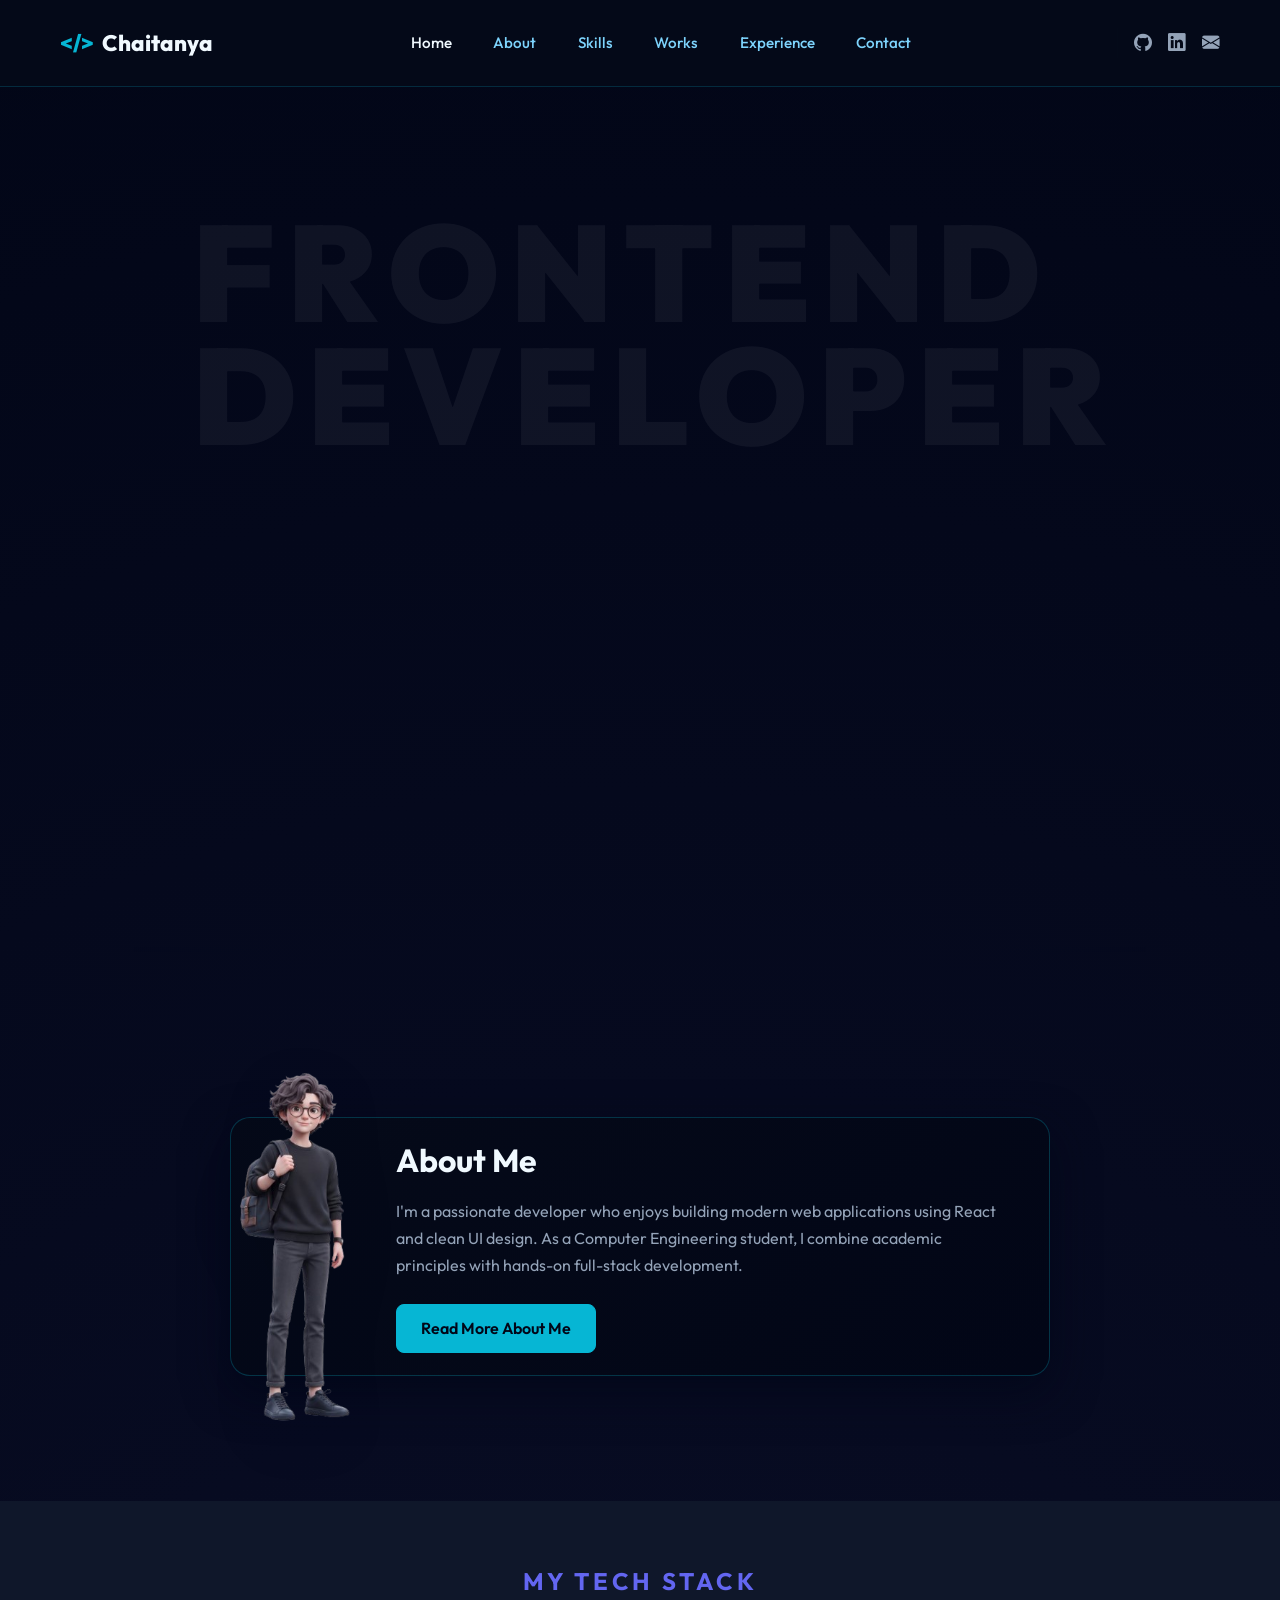
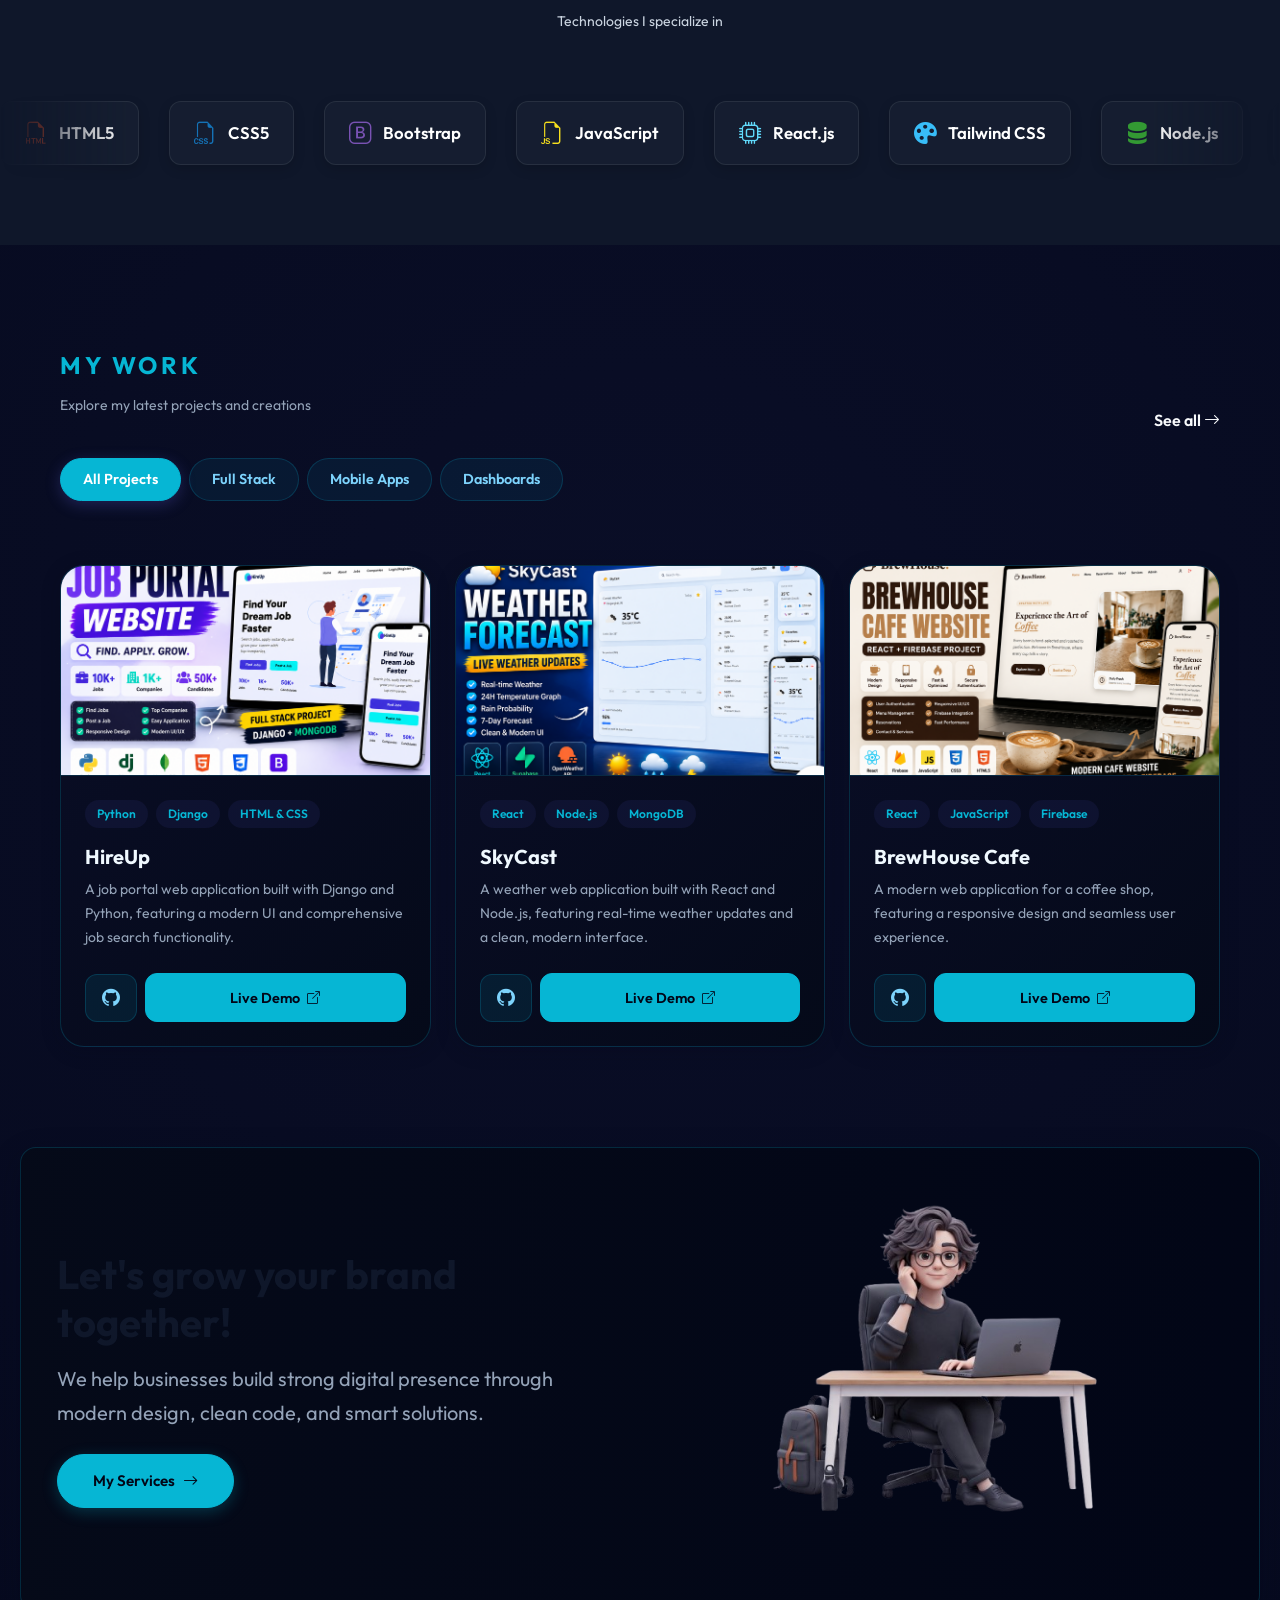
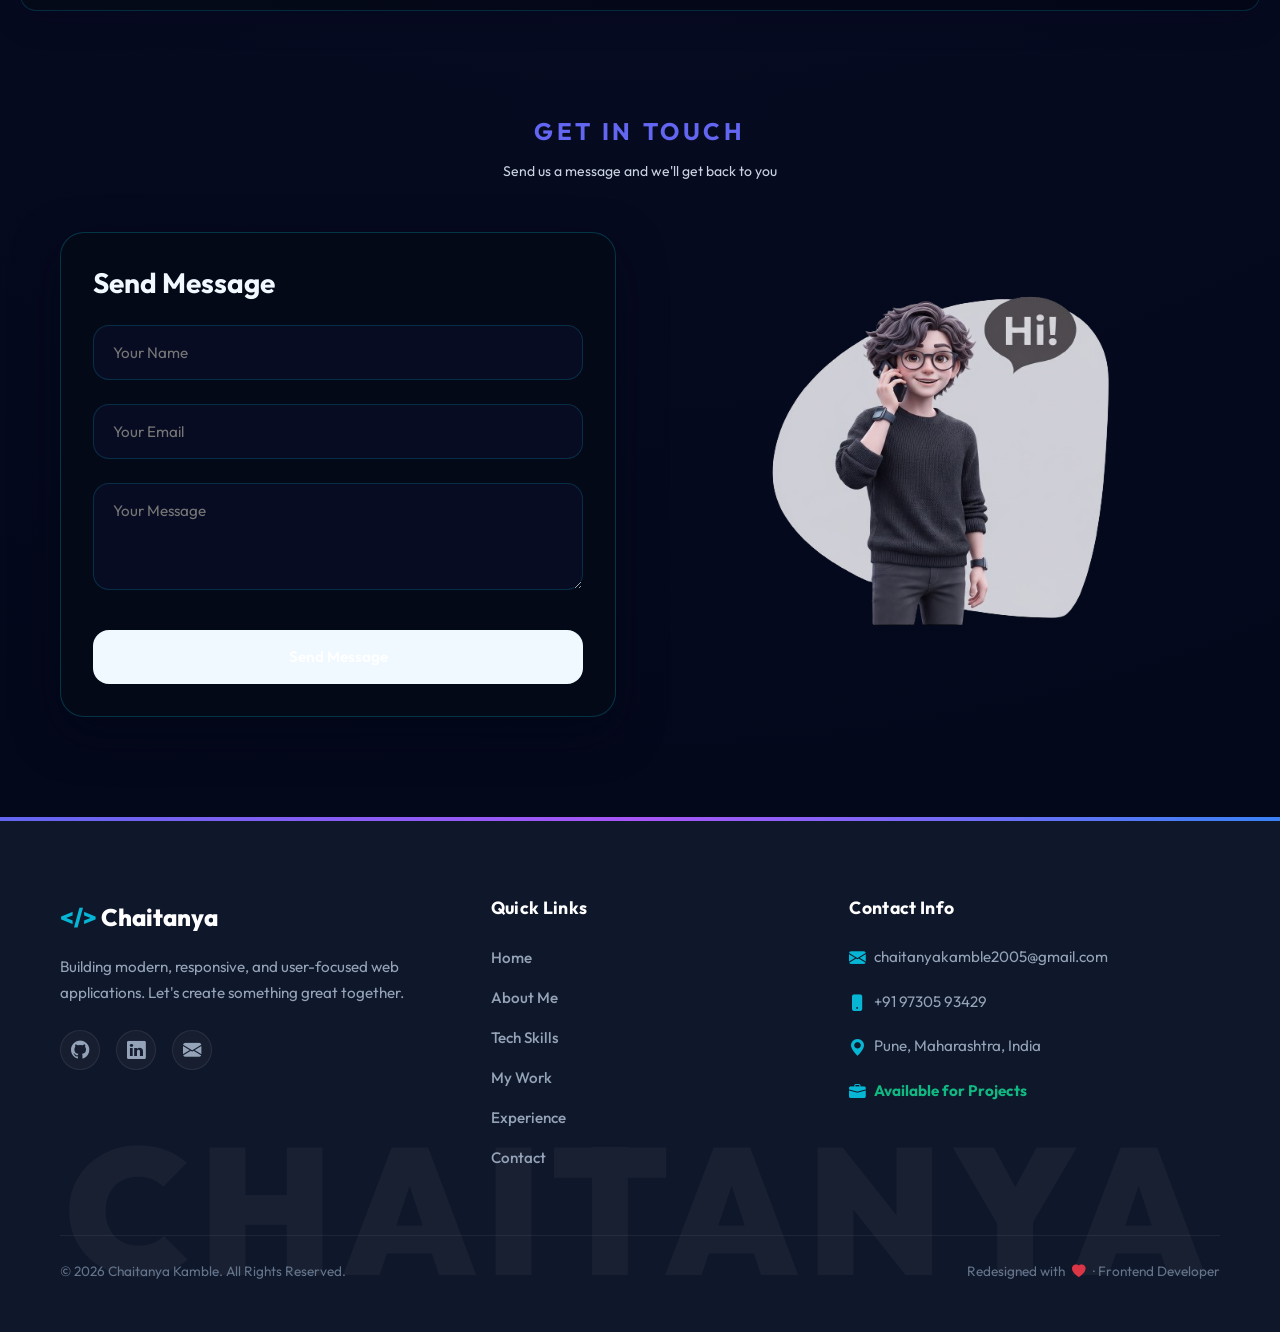
<file: index.html>
<!DOCTYPE html>
<html lang="en">

<head>
  <meta charset="UTF-8">
  <meta http-equiv="X-UA-Compatible" content="IE=edge">
  <meta name="viewport" content="width=device-width, initial-scale=1.0">
  <title>Chaitanya Kamble | Personal Portfolio</title>

  <!-- SEO Meta Tags -->
  <meta name="description"
    content="Personal Portfolio of Chaitanya Kamble, Full Stack Web Developer and Computer Engineering Student. Showcasing my projects, skills, education, and services.">
  <meta name="keywords"
    content="Chaitanya Kamble, Portfolio, Web Developer, Computer Engineering, Python, Django, HTML, CSS, JavaScript, Sinhgad Institute">
  <meta name="author" content="Chaitanya Kamble">

  <!-- Favicons -->
  <link href="images/favicon.jpeg" rel="icon">

  <!-- Bootstrap 5 CSS CDN -->
  <link href="https://cdn.jsdelivr.net/npm/bootstrap@5.3.0/dist/css/bootstrap.min.css" rel="stylesheet">
  <!-- Bootstrap Icons CDN -->
  <link rel="stylesheet" href="https://cdn.jsdelivr.net/npm/bootstrap-icons@1.10.5/font/bootstrap-icons.css">
  <!-- Custom Stylesheet -->
  <link rel="stylesheet" href="css/style.css?v=1.1">
</head>

<body>

  <div class="app-wrapper">

    <!-- ==========================================
     * NAVIGATION BAR
     * ========================================== -->
    <nav class="navbar navbar-expand-lg sticky-top custom-navbar">
      <div class="container">
        <a class="navbar-brand navbar-logo" href="#home" id="logoLink">
          <span>&lt;/&gt;</span> Chaitanya
        </a>

        <button class="navbar-toggler" type="button" data-bs-toggle="collapse" data-bs-target="#navbarNav"
          aria-controls="navbarNav" aria-expanded="false" aria-label="Toggle navigation">
          <span class="navbar-toggler-icon">
            <span class="navbar-toggler-span"></span>
          </span>
        </button>

        <div class="collapse navbar-collapse justify-content-center" id="navbarNav">
          <ul class="navbar-nav align-items-center">
            <li class="nav-item">
              <a class="nav-link custom-nav-link active" href="#home" data-section="home">Home</a>
            </li>
            <li class="nav-item">
              <a class="nav-link custom-nav-link" href="about.html" data-section="about">About</a>
            </li>
            <li class="nav-item">
              <a class="nav-link custom-nav-link" href="skills.html" data-section="skills">Skills</a>
            </li>
            <li class="nav-item">
              <a class="nav-link custom-nav-link" href="works.html" data-section="works">Works</a>
            </li>
            <li class="nav-item">
              <a class="nav-link custom-nav-link" href="experience.html" data-section="experience">Experience</a>
            </li>
            <li class="nav-item">
              <a class="nav-link custom-nav-link" href="#contact" data-section="contact">Contact</a>
            </li>
          </ul>
        </div>
        <div class="navbar-socials border-start ps-3 d-none d-lg-flex">
          <a href="https://github.com/chaitanya-295" target="_blank" class="social-nav-icon"><i
              class="bi bi-github"></i></a>
          <a href="https://www.linkedin.com/in/chaitanyakamble29" target="_blank" class="social-nav-icon"><i
              class="bi bi-linkedin"></i></a>
          <a href="mailto:chaitanyakamble2005@gmail.com" class="social-nav-icon"><i class="bi bi-envelope-fill"></i></a>
        </div>
      </div>
    </nav>

    <!-- ==========================================
     * HERO SECTION
     * ========================================== -->
    <section id="home" class="hero-section" data-section-name="home">
      <div class="container">
        <div class="hero-watermark">
          <span><span id="heroTyped">Frontend</span><span class="typed-cursor"></span></span>
          <span>Developer</span>
        </div>
        <div class="hero-grid">

          <!-- Left Column: Intro Text -->
          <!--<div class="hero-content-left text-start animate-fade-in-left">
            <h1 class="hero-title">Hello I'm <span class="highlight-name">Chaitanya</span></h1>
            
            <p class="hero-description mt-3">
              Building modern, responsive, and user-friendly web applications with React.js, Next.js, and Tailwind CSS.
            </p>
            <div class="hero-buttons">
              <a href="#works" class="btn-hero-primary">View Projects</a>
              <a href="#contact" class="btn-hero-secondary">Contact Me</a>
            </div>
          </div>-->

          <!-- Right Column: Glass Stats Card -->
          <!--<div class="hero-content-right">
            <div class="glass-stats-card">
              <div class="stat-row">
                <span class="stat-label">Experience</span>
                <span class="stat-value">2+ Years</span>
              </div>
              <div class="stat-row">
                <span class="stat-label">Projects</span>
                <span class="stat-value">5+</span>
              </div>
              <div class="stat-row">
                <span class="stat-label">Clients</span>
                <span class="stat-value">30+</span>
              </div>
              <hr class="card-divider">
              <div class="stat-row">
                <span class="stat-label">Availability :</span>
                <span class="stat-value text-success-custom">Available for Work</span>
              </div>
            </div>
          </div>-->

        </div>
      </div>
    </section>

    <hr class="section-divider">

    <!-- ==========================================
     * ABOUT SECTION
     * ========================================== -->
    <section id="about" class="section-padding" data-section-name="about">
      <div class="container">
        <div class="about-card">
          <!-- Standing Coder Avatar (Positioned absolutely in CSS to overflow top/bottom) -->
          <img src="images/about_avatar.png" alt="OualiCode - Standing Coder" class="about-avatar d-none d-lg-block">
          <!-- Description Content (Pushed right using padding-left on the card) -->
          <div class="about-content">
            <h2 class="mb-3">About Me</h2>
            <p class="text-muted fs-6 mb-4" style="line-height: 1.7;">
              I'm a passionate developer who enjoys building modern web applications using React and clean UI design.
              As a Computer Engineering student, I combine academic principles with hands-on full-stack development.
            </p>
            <a href="about.html" class="btn-hero-secondary">Read More About Me</a>
          </div>
        </div>
      </div>
    </section>

    <!-- ==========================================
     * TECH STACK SECTION
     * ========================================== -->
    <section id="skills" class="section-padding dark-tech-stack-section" data-section-name="skills"
      style="background-color: #0f172a; color: #ffffff; overflow: hidden; padding: 60px 0;">
      <div class="container-fluid px-0">
        <div class="text-center mb-5">
          <span class="section-subtitle" style="color: #6366f1;">My Tech Stack</span>
          <p class="text-secondary small mt-2">Technologies I specialize in</p>
        </div>

        <div class="marquee-wrapper">
          <div class="marquee-content">
            <!-- List A -->
            <div class="marquee-item"><i class="bi bi-filetype-html" style="color: #e34f26;"></i> <span>HTML5</span>
            </div>
            <div class="marquee-item"><i class="bi bi-filetype-css" style="color: #1572b6;"></i> <span>CSS5</span></div>
            <div class="marquee-item"><i class="bi bi-bootstrap" style="color: #7952b3;"></i> <span>Bootstrap</span>
            </div>
            <div class="marquee-item"><i class="bi bi-filetype-js" style="color: #f7df1e;"></i> <span>JavaScript</span>
            </div>
            <div class="marquee-item"><i class="bi bi-cpu" style="color: #61dafb;"></i> <span>React.js</span></div>
            <div class="marquee-item"><i class="bi bi-palette-fill" style="color: #38bdf8;"></i> <span>Tailwind
                CSS</span></div>
            <div class="marquee-item"><i class="bi bi-server" style="color: #339933;"></i> <span>Node.js</span></div>
            <div class="marquee-item"><i class="bi bi-lightning-fill" style="color: #828282;"></i>
              <span>Express.js</span>
            </div>
            <div class="marquee-item"><i class="bi bi-file-code" style="color: #44b78b;"></i> <span>Django</span></div>
            <div class="marquee-item"><i class="bi bi-database-fill" style="color: #47a248;"></i> <span>MongoDB</span>
            </div>
            <div class="marquee-item"><i class="bi bi-database" style="color: #4479a1;"></i> <span>MySQL</span></div>
            <div class="marquee-item"><i class="bi bi-cloud-fill" style="color: #ffca28;"></i> <span>Firebase</span>
            </div>
            <div class="marquee-item"><i class="bi bi-filetype-py" style="color: #3776ab;"></i> <span>Python</span>
            </div>
            <div class="marquee-item"><i class="bi bi-filetype-cpp" style="color: #00599c;"></i> <span>C++</span></div>
            <div class="marquee-item"><i class="bi bi-github" style="color: #ffffff;"></i> <span>GitHub</span></div>
            <div class="marquee-item"><i class="bi bi-laptop" style="color: #007acc;"></i> <span>VS Code</span></div>
            <div class="marquee-item"><i class="bi bi-send-fill" style="color: #ff6c37;"></i> <span>Postman</span></div>
            <div class="marquee-item"><i class="bi bi-cloud-arrow-up-fill" style="color: #00ad9f;"></i>
              <span>Netlify</span>
            </div>

            <!-- List B (Duplicated in HTML for seamless infinite CSS scroll) -->
            <div class="marquee-item"><i class="bi bi-filetype-html" style="color: #e34f26;"></i> <span>HTML5</span>
            </div>
            <div class="marquee-item"><i class="bi bi-filetype-css" style="color: #1572b6;"></i> <span>CSS5</span></div>
            <div class="marquee-item"><i class="bi bi-bootstrap" style="color: #7952b3;"></i> <span>Bootstrap</span>
            </div>
            <div class="marquee-item"><i class="bi bi-filetype-js" style="color: #f7df1e;"></i> <span>JavaScript</span>
            </div>
            <div class="marquee-item"><i class="bi bi-cpu" style="color: #61dafb;"></i> <span>React.js</span></div>
            <div class="marquee-item"><i class="bi bi-palette-fill" style="color: #38bdf8;"></i> <span>Tailwind
                CSS</span></div>
            <div class="marquee-item"><i class="bi bi-server" style="color: #339933;"></i> <span>Node.js</span></div>
            <div class="marquee-item"><i class="bi bi-lightning-fill" style="color: #828282;"></i>
              <span>Express.js</span>
            </div>
            <div class="marquee-item"><i class="bi bi-file-code" style="color: #44b78b;"></i> <span>Django</span></div>
            <div class="marquee-item"><i class="bi bi-database-fill" style="color: #47a248;"></i> <span>MongoDB</span>
            </div>
            <div class="marquee-item"><i class="bi bi-database" style="color: #4479a1;"></i> <span>MySQL</span></div>
            <div class="marquee-item"><i class="bi bi-cloud-fill" style="color: #ffca28;"></i> <span>Firebase</span>
            </div>
            <div class="marquee-item"><i class="bi bi-filetype-py" style="color: #3776ab;"></i> <span>Python</span>
            </div>
            <div class="marquee-item"><i class="bi bi-filetype-cpp" style="color: #00599c;"></i> <span>C++</span></div>
            <div class="marquee-item"><i class="bi bi-github" style="color: #ffffff;"></i> <span>GitHub</span></div>
            <div class="marquee-item"><i class="bi bi-laptop" style="color: #007acc;"></i> <span>VS Code</span></div>
            <div class="marquee-item"><i class="bi bi-send-fill" style="color: #ff6c37;"></i> <span>Postman</span></div>
            <div class="marquee-item"><i class="bi bi-cloud-arrow-up-fill" style="color: #00ad9f;"></i>
              <span>Netlify</span>
            </div>
          </div>
        </div>
      </div>
    </section>

    <!-- ==========================================
     * WORKS / PROJECTS SECTION
     * ========================================== -->
    <section id="works" class="section-padding" data-section-name="works">
      <div class="container">
        <!-- Header Row -->
        <div class="d-flex justify-content-between align-items-end mb-4">
          <div>
            <span class="section-subtitle">My Work</span>
            <p class="text-muted small mt-2">Explore my latest projects and creations</p>
          </div>
          <a href="works.html" class="text-dark fw-semibold text-decoration-none">See all <i class="bi bi-arrow-right"></i></a>
        </div>

        <!-- Filter Controls -->
        <div class="row mb-5">
          <div class="col-12 d-flex justify-content-start flex-wrap gap-2 filter-tabs">
            <button class="btn-filter active" data-filter="all">All Projects</button>
            <button class="btn-filter" data-filter="fullstack">Full Stack</button>
            <button class="btn-filter" data-filter="mobile">Mobile Apps</button>
            <button class="btn-filter" data-filter="dashboard">Dashboards</button>
          </div>
        </div>

        <div class="row g-4 justify-content-start project-grid">
          <!-- Project 1: HireUp -->
          <div class="col-md-6 col-lg-4 project-item" data-category="fullstack">
            <div class="project-card-v2 d-flex flex-column h-100">
              <div class="project-card-header position-relative overflow-hidden">
                <img src="images/Job-portal-web-app.png" alt="HireUp - Job Portal"
                  class="project-card-img img-fluid">
                <div class="project-card-overlay"></div>
              </div>
              <div class="project-card-body p-4 d-flex flex-column flex-grow-1">
                <div class="d-flex flex-wrap gap-2 mb-3 tech-badges">
                  <span class="tech-badge">Python</span>
                  <span class="tech-badge">Django</span>
                  <span class="tech-badge">HTML & CSS</span>
                </div>
                <h4 class="fs-5 mb-2">HireUp</h4>
                <p class="text-muted small mb-4 flex-grow-1">A job portal web application built with Django and Python, featuring a modern UI and comprehensive job search functionality.</p>
                <div class="d-flex align-items-center justify-content-between gap-2 mt-auto">
                  <a href="https://github.com/chaitanya-295/jobportal-website" target="_blank"
                    class="btn-project-secondary py-2 px-3 flex-shrink-0" title="View Source Code">
                    <i class="bi bi-github"></i>
                  </a>
                  <a href="https://jobportal-website-32oo.onrender.com" class="btn-project-view text-center py-2.5 flex-grow-1">
                    Live Demo <i class="bi bi-box-arrow-up-right ms-1" style="font-size: 0.8rem;"></i>
                  </a>
                </div>
              </div>
            </div>
          </div>

          <!-- Project 2: Apex Tracker -->
          <div class="col-md-6 col-lg-4 project-item" data-category="fullstacks">
            <div class="project-card-v2 d-flex flex-column h-100">
              <div class="project-card-header position-relative overflow-hidden">
                <img src="images/weather-web-app.png" alt="weather"
                  class="project-card-img img-fluid">
                <div class="project-card-overlay"></div>
              </div>
              <div class="project-card-body p-4 d-flex flex-column flex-grow-1">
                <div class="d-flex flex-wrap gap-2 mb-3 tech-badges">
                  <span class="tech-badge">React</span>
                  <span class="tech-badge">Node.js</span>
                  <span class="tech-badge">MongoDB</span>
                </div>
                <h4 class="fs-5 mb-2">SkyCast</h4>
                <p class="text-muted small mb-4 flex-grow-1">A weather web application built with React and Node.js, featuring real-time weather updates and a clean, modern interface.</p>
                <div class="d-flex align-items-center justify-content-between gap-2 mt-auto">
                  <a href="https://github.com/chaitanya-295/weather-app" target="_blank"
                    class="btn-project-secondary py-2 px-3 flex-shrink-0" title="View Source Code">
                    <i class="bi bi-github"></i>
                  </a>
                  <a href="https://weather-app-gray-beta-bwlz9ec3j1.vercel.app/" class="btn-project-view text-center py-2.5 flex-grow-1">
                    Live Demo <i class="bi bi-box-arrow-up-right ms-1" style="font-size: 0.8rem;"></i>
                  </a>
                </div>
              </div>
            </div>
          </div>

          <!-- Project 3: Zenith AI -->
          <div class="col-md-6 col-lg-4 project-item" data-category="fullstacks">
            <div class="project-card-v2 d-flex flex-column h-100">
              <div class="project-card-header position-relative overflow-hidden">
                <img src="images/brewhouse-website.png" alt="BrewHouse Cafe - Modern Web Application"
                  class="project-card-img img-fluid">
                <div class="project-card-overlay"></div>
              </div>
              <div class="project-card-body p-4 d-flex flex-column flex-grow-1">
                <div class="d-flex flex-wrap gap-2 mb-3 tech-badges">
                  <span class="tech-badge">React</span>
                  <span class="tech-badge">JavaScript</span>
                  <span class="tech-badge">Firebase</span>
                </div>
                <h4 class="fs-5 mb-2">BrewHouse Cafe</h4>
                <p class="text-muted small mb-4 flex-grow-1">A modern web application for a coffee shop, featuring a responsive design and seamless user experience.</p>
                <div class="d-flex align-items-center justify-content-between gap-2 mt-auto">
                  <a href="https://github.com/chaitanya-295/BrewHouse-Cafe" target="_blank"
                    class="btn-project-secondary py-2 px-3 flex-shrink-0" title="View Source Code">
                    <i class="bi bi-github"></i>
                  </a>
                  <a href="https://brew-house-cafe-eta.vercel.app/" class="btn-project-view text-center py-2.5 flex-grow-1">
                    Live Demo <i class="bi bi-box-arrow-up-right ms-1" style="font-size: 0.8rem;"></i>
                  </a>
                </div>
              </div>
            </div>
          </div>
        </div>
      </div>
    </section>

    <!-- ==========================================
     * SERVICES / CTA BANNER SECTION
     * ========================================== -->
    <section id="services" class="section-padding pt-0" data-section-name="services">
      <div class="container" style="max-width: 1350px;">
        <div class="cta-banner-wrapper p-4 rounded-4">
          <div class="row align-items-center g-4">
            <!-- Left Text Content -->
            <div class="col-lg-6 text-start p-lg-4">
              <h2 class="fs-1 fw-extrabold mb-3" style="color: #0f172a; line-height: 1.2;">Let's grow your brand
                together!</h2>
              <p class="text-muted mb-4 fs-5" style="max-width: 500px;">We help businesses build strong digital presence
                through modern design, clean code, and smart solutions.</p>
              <a href="#contact" class="btn-cta-services d-inline-flex align-items-center gap-2">
                My Services <i class="bi bi-arrow-right"></i>
              </a>
            </div>
            <!-- Right Desk Coder Avatar (Hidden on Mobile) -->
            <div class="col-lg-6 text-center d-none d-lg-block">
              <img src="images/brand_avatar.png" alt="Working Coder Avatar" class="img-fluid object-contain"
                style="max-height: 420px; width: 70%;">
            </div>
          </div>
        </div>
      </div>
    </section>

    <!-- ==========================================
     * CONTACT SECTION
     * ========================================== -->
    <section id="contact" class="section-padding pt-0" data-section-name="contact">
      <div class="container">
        <div class="text-center mb-5">
          <span class="section-subtitle" style="color: #6366f1;">Get in Touch</span>
          <p class="text-secondary small mt-2">Send us a message and we'll get back to you</p>
        </div>
        <div class="row g-5 align-items-center">
          <!-- Contact Form -->
          <div class="col-lg-6">
            <div class="glass-card contact-form-card">
              <h3 class="mb-4">Send Message</h3>
              <form id="contactForm" action="#">
                <div class="row g-4">
                  <div class="col-12">
                    <input type="text" id="contactName" class="contact-input" placeholder="Your Name" required>
                  </div>
                  <div class="col-12">
                    <input type="email" id="contactEmail" class="contact-input" placeholder="Your Email" required>
                  </div>
                  <div class="col-12">
                    <textarea id="contactMessage" rows="3" class="contact-input" placeholder="Your Message"
                      required></textarea>
                  </div>
                  <div class="col-12">
                    <button type="submit" class="btn-contact-submit mt-2">
                      <span>Send Message</span>
                    </button>
                  </div>
                </div>
              </form>
            </div>
          </div>

          <!-- Contact Waving Avatar Column (Hidden on Mobile) -->
          <div class="col-lg-6 d-none d-lg-block">
            <div
              class="contact-hi-wrapper d-flex flex-column align-items-center justify-content-center position-relative">
              <img src="images/contact_avatar.png" alt="OualiCode - Waving Coder" class="img-fluid object-contain"
                style="max-height: 420px; width: 65%;">
            </div>
          </div>
        </div>
      </div>
    </section>

    <!-- ==========================================
     * FOOTER
     * ========================================== -->
    <footer class="footer">
      <div class="container">
        <!-- Top Footer Grid -->
        <div class="row g-4 mb-5">
          <!-- Col 1: Brand Info -->
          <div class="col-lg-4 text-start">
            <a class="footer-logo mb-3 d-inline-block" href="#home">
              <span>&lt;/&gt;</span> Chaitanya
            </a>
            <p class="footer-description pe-lg-4">
              Building modern, responsive, and user-focused web applications. Let's create something great together.
            </p>
            <div class="footer-socials-grid mt-4">
              <a href="https://github.com/chaitanya-295" target="_blank" class="footer-social-icon-v3" title="GitHub"><i
                  class="bi bi-github"></i></a>
              <a href="https://www.linkedin.com/in/chaitanyakamble29" target="_blank" class="footer-social-icon-v3"
                title="LinkedIn"><i class="bi bi-linkedin"></i></a>
              <a href="mailto:chaitanyakamble2005@gmail.com" class="footer-social-icon-v3" title="Email"><i
                  class="bi bi-envelope-fill"></i></a>
            </div>
          </div>

          <!-- Col 2: Navigation Links -->
          <div class="col-12 col-sm-6 col-lg-4 text-start ps-lg-5 mb-4 mb-sm-0">
            <h4 class="footer-heading mb-4">Quick Links</h4>
            <ul class="list-unstyled footer-links">
              <li><a href="#home">Home</a></li>
              <li><a href="about.html">About Me</a></li>
              <li><a href="skills.html">Tech Skills</a></li>
              <li><a href="works.html">My Work</a></li>
              <li><a href="experience.html">Experience</a></li>
              <li><a href="#contact">Contact</a></li>
            </ul>
          </div>

          <!-- Col 3: Contact Info -->
          <div class="col-12 col-sm-6 col-lg-4 text-start">
            <h4 class="footer-heading mb-4">Contact Info</h4>
            <ul class="list-unstyled footer-contact-info">
              <li class="d-flex align-items-start gap-2 mb-3">
                <i class="bi bi-envelope-fill text-accent"></i>
                <a href="mailto:chaitanyakamble2005@gmail.com"
                  class="text-decoration-none">chaitanyakamble2005@gmail.com</a>
              </li>
              <li class="d-flex align-items-start gap-2 mb-3">
                <i class="bi bi-phone-fill text-accent"></i>
                <span>+91 97305 93429</span>
              </li>
              <li class="d-flex align-items-start gap-2 mb-3">
                <i class="bi bi-geo-alt-fill text-accent"></i>
                <span>Pune, Maharashtra, India</span>
              </li>
              <li class="d-flex align-items-start gap-2">
                <i class="bi bi-briefcase-fill text-accent"></i>
                <span class="text-success-custom">Available for Projects</span>
              </li>
            </ul>
          </div>
        </div>

        <hr class="footer-divider mb-4">

        <!-- Bottom copyright bar -->
        <div class="row align-items-center">
          <div class="col-md-6 text-start mb-3 mb-md-0">
            <p class="footer-copyright mb-0">
              &copy; <span id="copyrightYear">2026</span> Chaitanya Kamble. All Rights Reserved.
            </p>
          </div>
          <div class="col-md-6 text-start text-md-end">
            <p class="footer-credits mb-0">
              Redesigned with <i class="bi bi-heart-fill text-danger mx-1"></i> &middot; Frontend Developer
            </p>
          </div>
        </div>
      </div>
      <!-- Large Watermark Name in Background -->
      <div class="footer-watermark">Chaitanya</div>
    </footer>

  </div>

  <!-- Bootstrap 5 Bundle JS CDN (includes Popper.js) -->
  <script src="https://cdn.jsdelivr.net/npm/bootstrap@5.3.0/dist/js/bootstrap.bundle.min.js"></script>
  <!-- Custom Logic JS -->
  <script src="js/main.js?v=1.1"></script>
</body>

</html>
</file>
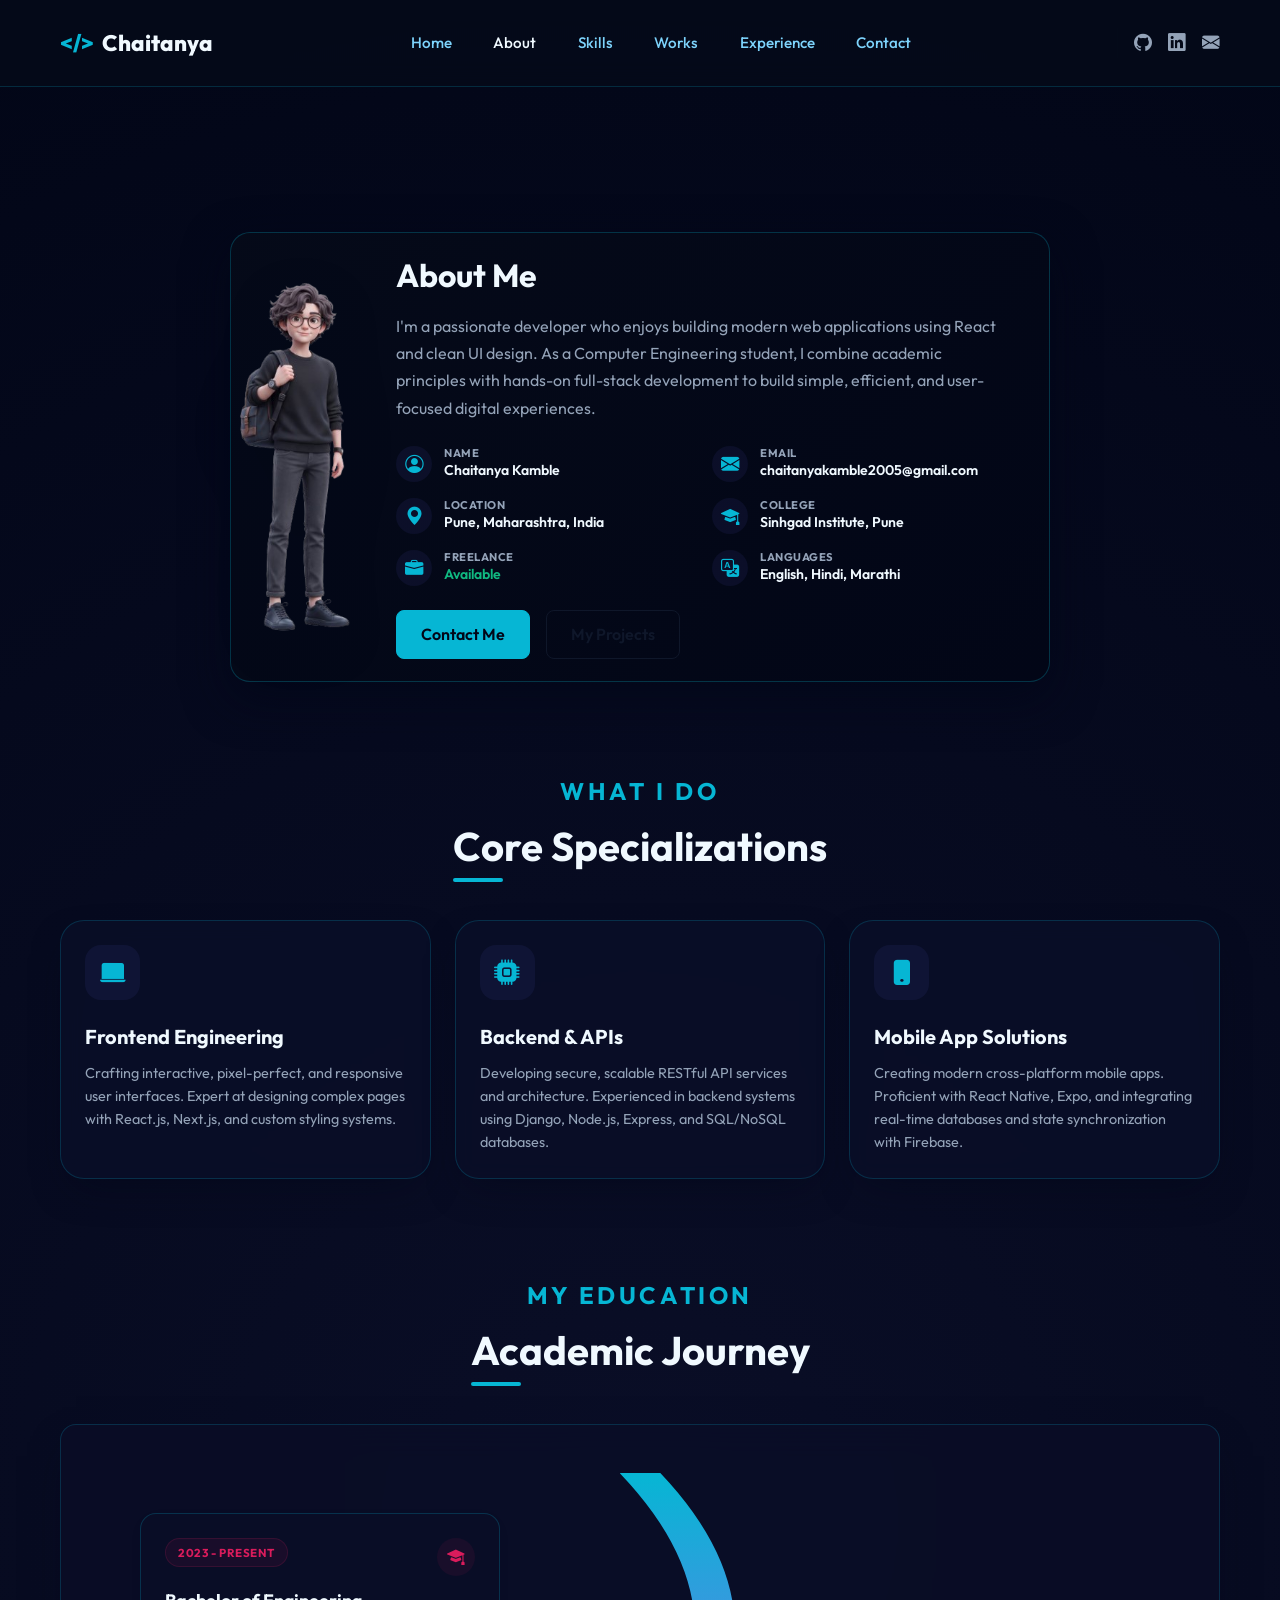
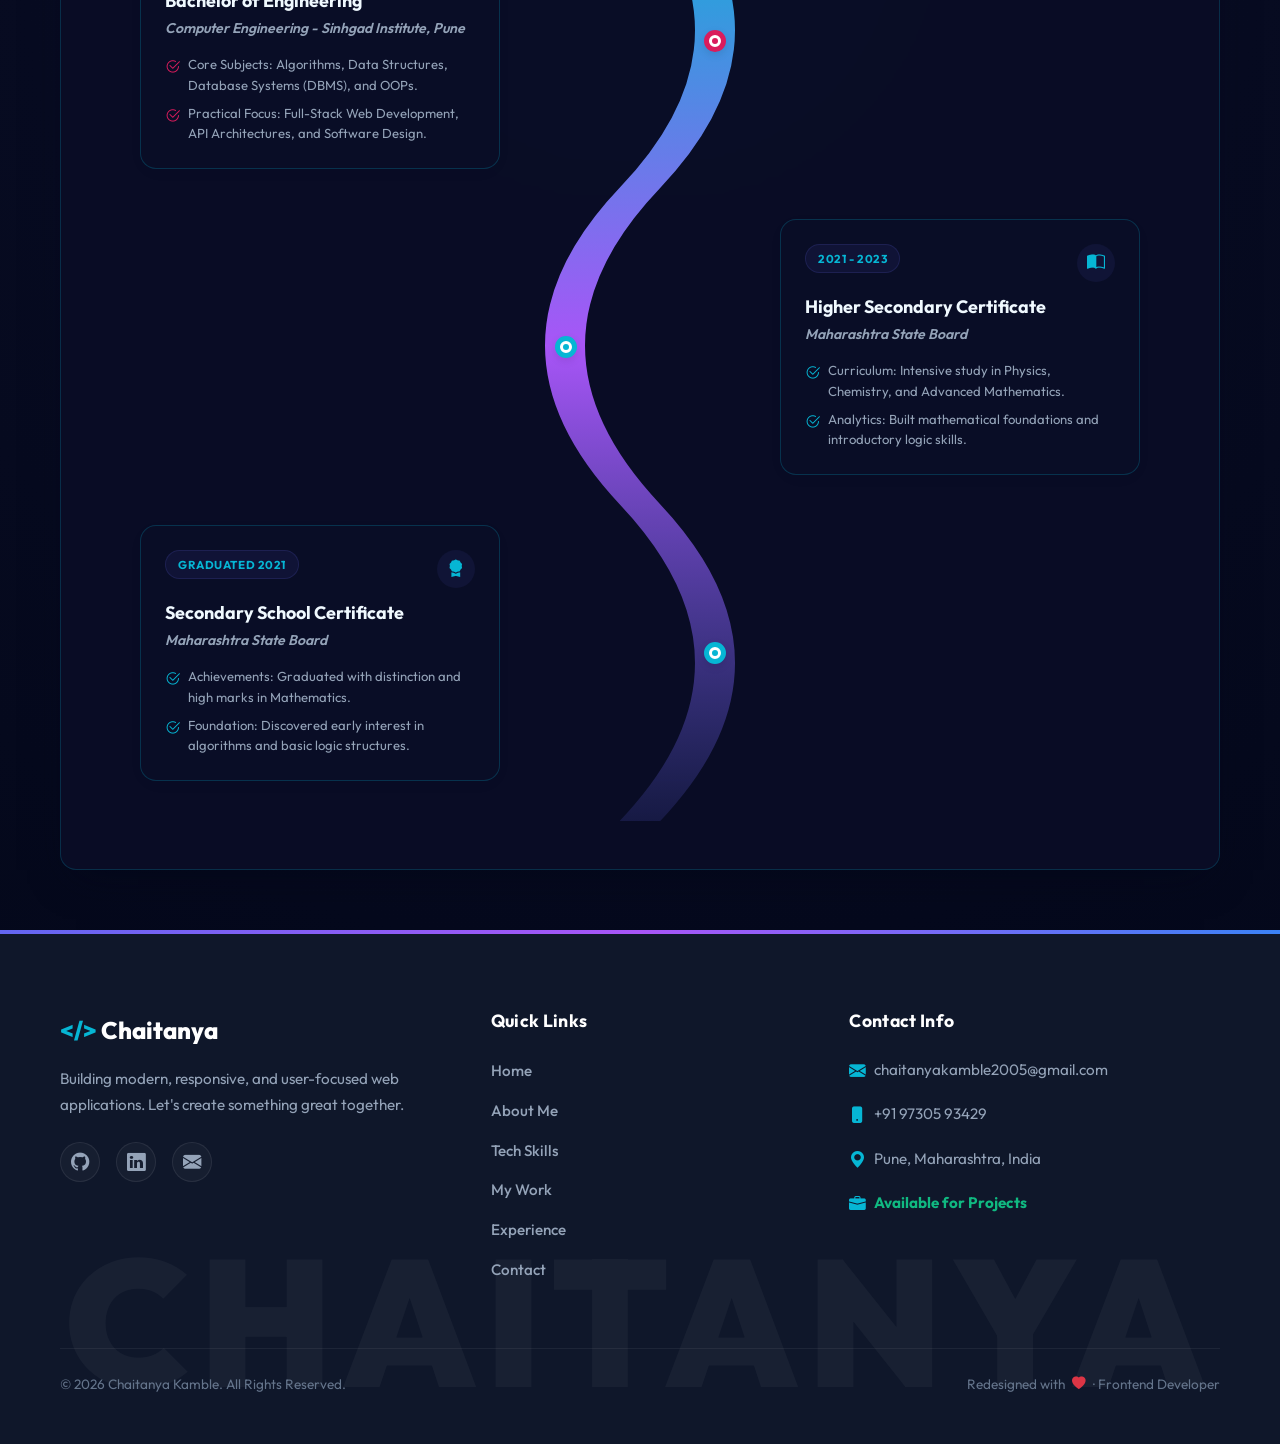
<file: about.html>
<!DOCTYPE html>
<html lang="en">

<head>
  <meta charset="UTF-8">
  <meta http-equiv="X-UA-Compatible" content="IE=edge">
  <meta name="viewport" content="width=device-width, initial-scale=1.0">
  <title>About Me | Chaitanya Kamble</title>

  <!-- SEO Meta Tags -->
  <meta name="description"
    content="Detailed About page of Chaitanya Kamble, Full Stack Web Developer and Computer Engineering Student.">
  <meta name="keywords"
    content="Chaitanya Kamble, About, Web Developer, Computer Engineering, Education, Sinhgad Institute">
  <meta name="author" content="Chaitanya Kamble">

  <!-- Favicons -->
  <link href="images/favicon.jpeg" rel="icon">

  <!-- Bootstrap 5 CSS CDN -->
  <link href="https://cdn.jsdelivr.net/npm/bootstrap@5.3.0/dist/css/bootstrap.min.css" rel="stylesheet">
  <!-- Bootstrap Icons CDN -->
  <link rel="stylesheet" href="https://cdn.jsdelivr.net/npm/bootstrap-icons@1.10.5/font/bootstrap-icons.css">
  <!-- Custom Stylesheet -->
  <link rel="stylesheet" href="css/style.css?v=1.1">
</head>

<body>

  <div class="app-wrapper">

    <!-- ==========================================
     * NAVIGATION BAR
     * ========================================== -->
    <nav class="navbar navbar-expand-lg sticky-top custom-navbar">
      <div class="container">
        <a class="navbar-brand navbar-logo" href="index.html" id="logoLink">
          <span>&lt;/&gt;</span> Chaitanya
        </a>

        <button class="navbar-toggler" type="button" data-bs-toggle="collapse" data-bs-target="#navbarNav"
          aria-controls="navbarNav" aria-expanded="false" aria-label="Toggle navigation">
          <span class="navbar-toggler-icon">
            <span class="navbar-toggler-span"></span>
          </span>
        </button>

        <div class="collapse navbar-collapse justify-content-center" id="navbarNav">
          <ul class="navbar-nav align-items-center">
            <li class="nav-item">
              <a class="nav-link custom-nav-link" href="index.html" data-section="home">Home</a>
            </li>
            <li class="nav-item">
              <a class="nav-link custom-nav-link active" href="#about" data-section="about">About</a>
            </li>
            <li class="nav-item">
              <a class="nav-link custom-nav-link" href="skills.html" data-section="skills">Skills</a>
            </li>
            <li class="nav-item">
              <a class="nav-link custom-nav-link" href="works.html" data-section="works">Works</a>
            </li>
            <li class="nav-item">
              <a class="nav-link custom-nav-link" href="experience.html" data-section="experience">Experience</a>
            </li>
            <li class="nav-item">
              <a class="nav-link custom-nav-link" href="index.html#contact" data-section="contact">Contact</a>
            </li>
          </ul>
        </div>
        <div class="navbar-socials border-start ps-3 d-none d-lg-flex">
          <a href="https://github.com/chaitanya-295" target="_blank" class="social-nav-icon"><i
              class="bi bi-github"></i></a>
          <a href="https://www.linkedin.com/in/chaitanyakamble29" target="_blank" class="social-nav-icon"><i
              class="bi bi-linkedin"></i></a>
          <a href="mailto:chaitanyakamble2005@gmail.com" class="social-nav-icon"><i class="bi bi-envelope-fill"></i></a>
        </div>
      </div>
    </nav>

    <!-- ==========================================
     * ABOUT SECTION
     * ========================================== -->
    <section id="about" class="section-padding" data-section-name="about" style="padding-top: 80px !important;">
      <div class="container">
        <div class="about-card">
          <!-- Standing Coder Avatar (Positioned absolutely in CSS to overflow top/bottom) -->
          <img src="images/about_avatar.png" alt="OualiCode - Standing Coder" class="about-avatar d-none d-lg-block">
          <!-- Description Content (Pushed right using padding-left on the card) -->
          <div class="about-content">
            <h2 class="mb-3">About Me</h2>
            <p class="text-muted fs-6 mb-4" style="line-height: 1.7;">
              I'm a passionate developer who enjoys building modern web applications using React and clean UI design.
              As a Computer Engineering student, I combine academic principles with hands-on full-stack development to
              build simple, efficient, and user-focused digital experiences.
            </p>

            <!-- Quick Facts Grid -->
            <div class="about-details-grid mb-4">
              <div class="detail-item">
                <i class="bi bi-person-circle detail-icon"></i>
                <div class="detail-text">
                  <span class="detail-label">Name</span>
                  <span class="detail-value">Chaitanya Kamble</span>
                </div>
              </div>
              <div class="detail-item">
                <i class="bi bi-envelope-fill detail-icon"></i>
                <div class="detail-text">
                  <span class="detail-label">Email</span>
                  <span class="detail-value"><a href="mailto:chaitanyakamble2005@gmail.com"
                      class="detail-link">chaitanyakamble2005@gmail.com</a></span>
                </div>
              </div>
              <div class="detail-item">
                <i class="bi bi-geo-alt-fill detail-icon"></i>
                <div class="detail-text">
                  <span class="detail-label">Location</span>
                  <span class="detail-value">Pune, Maharashtra, India</span>
                </div>
              </div>
              <div class="detail-item">
                <i class="bi bi-mortarboard-fill detail-icon"></i>
                <div class="detail-text">
                  <span class="detail-label">College</span>
                  <span class="detail-value">Sinhgad Institute, Pune</span>
                </div>
              </div>
              <div class="detail-item">
                <i class="bi bi-briefcase-fill detail-icon"></i>
                <div class="detail-text">
                  <span class="detail-label">Freelance</span>
                  <span class="detail-value text-success-custom">Available</span>
                </div>
              </div>
              <div class="detail-item">
                <i class="bi bi-translate detail-icon"></i>
                <div class="detail-text">
                  <span class="detail-label">Languages</span>
                  <span class="detail-value">English, Hindi, Marathi</span>
                </div>
              </div>
            </div>

            <!-- Action Buttons -->
            <div class="about-buttons d-flex gap-3 flex-wrap">
              <a href="index.html#contact" class="btn-hero-secondary">Contact Me</a>
              <a href="works.html" class="btn-about-outline">My Projects</a>
            </div>
          </div>
        </div>

        <!-- Core Specializations -->
        <div class="row mt-5 pt-4">
          <div class="col-12 text-center mb-5">
            <span class="section-subtitle">What I Do</span>
            <h3 class="fw-bold section-title mb-0">Core Specializations</h3>
          </div>
        </div>

        <div class="row g-4 justify-content-center">
          <div class="col-md-6 col-lg-4">
            <div class="spec-card h-100 p-4">
              <div class="spec-icon-wrap">
                <i class="bi bi-laptop-fill"></i>
              </div>
              <h4 class="spec-card-title">Frontend Engineering</h4>
              <p class="spec-card-desc">Crafting interactive, pixel-perfect, and responsive user interfaces. Expert at
                designing complex pages with React.js, Next.js, and custom styling systems.</p>
            </div>
          </div>
          <div class="col-md-6 col-lg-4">
            <div class="spec-card h-100 p-4">
              <div class="spec-icon-wrap">
                <i class="bi bi-cpu-fill"></i>
              </div>
              <h4 class="spec-card-title">Backend & APIs</h4>
              <p class="spec-card-desc">Developing secure, scalable RESTful API services and architecture. Experienced
                in backend systems using Django, Node.js, Express, and SQL/NoSQL databases.</p>
            </div>
          </div>
          <div class="col-md-6 col-lg-4">
            <div class="spec-card h-100 p-4">
              <div class="spec-icon-wrap">
                <i class="bi bi-phone-fill"></i>
              </div>
              <h4 class="spec-card-title">Mobile App Solutions</h4>
              <p class="spec-card-desc">Creating modern cross-platform mobile apps. Proficient with React Native, Expo,
                and integrating real-time databases and state synchronization with Firebase.</p>
            </div>
          </div>
        </div>

        <!-- Education Journey (Professional Timeline) -->
        <div class="row mt-5 pt-5 justify-content-center">
          <div class="col-lg-14">
            <div class="text-center mb-5">
              <span class="section-subtitle">My Education</span>
              <h3 class="fw-bold section-title mb-0">Academic Journey</h3>
            </div>

            <div class="prof-timeline-wrapper p-4 p-md-5 rounded-4">
              <div class="prof-timeline-container">
                <!-- SVG Winding Road line connecting levels -->
                <div class="prof-road-svg-wrap">
                  <svg class="prof-road-svg" viewBox="0 0 100 500" preserveAspectRatio="none">
                    <defs>
                      <linearGradient id="prof-line-grad" x1="0%" y1="0%" x2="0%" y2="100%">
                        <stop offset="0%" stop-color="var(--color-accent)" />
                        <stop offset="50%" stop-color="#a855f7" />
                        <stop offset="100%" stop-color="rgba(99, 102, 241, 0.15)" />
                      </linearGradient>
                    </defs>
                    <path d="M 50,0 Q 65,83 50,166 T 50,333 T 50,500" fill="none" stroke="url(#prof-line-grad)"
                      stroke-width="4" stroke-linecap="round" />
                  </svg>
                </div>

                <!-- Timeline Item 3 (University - Active) -->
                <div class="prof-timeline-item active-item level-3 left-card">
                  <div class="prof-timeline-dot-wrap">
                    <div class="prof-timeline-dot"></div>
                  </div>
                  <div class="prof-timeline-card glass-card">
                    <div class="prof-card-header">
                      <span class="prof-year-badge active">2023 - Present</span>
                      <div class="prof-card-icon">
                        <i class="bi bi-mortarboard-fill"></i>
                      </div>
                    </div>
                    <h4 class="prof-card-title">Bachelor of Engineering</h4>
                    <p class="prof-card-subtitle">Computer Engineering - Sinhgad Institute, Pune</p>
                    <ul class="prof-card-bullets">
                      <li><i class="bi bi-check2-circle"></i> Core Subjects: Algorithms, Data Structures, Database
                        Systems (DBMS), and OOPs.</li>
                      <li><i class="bi bi-check2-circle"></i> Practical Focus: Full-Stack Web Development, API
                        Architectures, and Software Design.</li>
                    </ul>
                  </div>
                </div>

                <!-- Timeline Item 2 (High School - Completed) -->
                <div class="prof-timeline-item level-2 right-card">
                  <div class="prof-timeline-dot-wrap">
                    <div class="prof-timeline-dot"></div>
                  </div>
                  <div class="prof-timeline-card glass-card">
                    <div class="prof-card-header">
                      <span class="prof-year-badge">2021 - 2023</span>
                      <div class="prof-card-icon">
                        <i class="bi bi-book-half"></i>
                      </div>
                    </div>
                    <h4 class="prof-card-title">Higher Secondary Certificate</h4>
                    <p class="prof-card-subtitle">Maharashtra State Board</p>
                    <ul class="prof-card-bullets">
                      <li><i class="bi bi-check2-circle"></i> Curriculum: Intensive study in Physics, Chemistry, and
                        Advanced Mathematics.</li>
                      <li><i class="bi bi-check2-circle"></i> Analytics: Built mathematical foundations and introductory
                        logic skills.</li>
                    </ul>
                  </div>
                </div>

                <!-- Timeline Item 1 (Secondary School - Completed) -->
                <div class="prof-timeline-item level-1 left-card">
                  <div class="prof-timeline-dot-wrap">
                    <div class="prof-timeline-dot"></div>
                  </div>
                  <div class="prof-timeline-card glass-card">
                    <div class="prof-card-header">
                      <span class="prof-year-badge">Graduated 2021</span>
                      <div class="prof-card-icon">
                        <i class="bi bi-award-fill"></i>
                      </div>
                    </div>
                    <h4 class="prof-card-title">Secondary School Certificate</h4>
                    <p class="prof-card-subtitle">Maharashtra State Board</p>
                    <ul class="prof-card-bullets">
                      <li><i class="bi bi-check2-circle"></i> Achievements: Graduated with distinction and high marks in
                        Mathematics.</li>
                      <li><i class="bi bi-check2-circle"></i> Foundation: Discovered early interest in algorithms and
                        basic logic structures.</li>
                    </ul>
                  </div>
                </div>

              </div>
            </div>
          </div>
        </div>

      </div>
    </section>

    <!-- ==========================================
     * FOOTER
     * ========================================== -->
    <footer class="footer">
      <div class="container">
        <!-- Top Footer Grid -->
        <div class="row g-4 mb-5">
          <!-- Col 1: Brand Info -->
          <div class="col-lg-4 text-start">
            <a class="footer-logo mb-3 d-inline-block" href="index.html#home">
              <span>&lt;/&gt;</span> Chaitanya
            </a>
            <p class="footer-description pe-lg-4">
              Building modern, responsive, and user-focused web applications. Let's create something great together.
            </p>
            <div class="footer-socials-grid mt-4">
              <a href="https://github.com/chaitanya-295" target="_blank" class="footer-social-icon-v3" title="GitHub"><i
                  class="bi bi-github"></i></a>
              <a href="https://www.linkedin.com/in/chaitanyakamble29" target="_blank" class="footer-social-icon-v3"
                title="LinkedIn"><i class="bi bi-linkedin"></i></a>
              <a href="mailto:chaitanyakamble2005@gmail.com" class="footer-social-icon-v3" title="Email"><i
                  class="bi bi-envelope-fill"></i></a>
            </div>
          </div>

          <!-- Col 2: Navigation Links -->
          <div class="col-12 col-sm-6 col-lg-4 text-start ps-lg-5 mb-4 mb-sm-0">
            <h4 class="footer-heading mb-4">Quick Links</h4>
            <ul class="list-unstyled footer-links">
              <li><a href="index.html">Home</a></li>
              <li><a href="#about">About Me</a></li>
              <li><a href="skills.html">Tech Skills</a></li>
              <li><a href="works.html">My Work</a></li>
              <li><a href="experience.html">Experience</a></li>
              <li><a href="index.html#contact">Contact</a></li>
            </ul>
          </div>

          <!-- Col 3: Contact Info -->
          <div class="col-12 col-sm-6 col-lg-4 text-start">
            <h4 class="footer-heading mb-4">Contact Info</h4>
            <ul class="list-unstyled footer-contact-info">
              <li class="d-flex align-items-start gap-2 mb-3">
                <i class="bi bi-envelope-fill text-accent"></i>
                <a href="mailto:chaitanyakamble2005@gmail.com"
                  class="text-decoration-none">chaitanyakamble2005@gmail.com</a>
              </li>
              <li class="d-flex align-items-start gap-2 mb-3">
                <i class="bi bi-phone-fill text-accent"></i>
                <span>+91 97305 93429</span>
              </li>
              <li class="d-flex align-items-start gap-2 mb-3">
                <i class="bi bi-geo-alt-fill text-accent"></i>
                <span>Pune, Maharashtra, India</span>
              </li>
              <li class="d-flex align-items-start gap-2">
                <i class="bi bi-briefcase-fill text-accent"></i>
                <span class="text-success-custom">Available for Projects</span>
              </li>
            </ul>
          </div>
        </div>

        <hr class="footer-divider mb-4">

        <!-- Bottom copyright bar -->
        <div class="row align-items-center">
          <div class="col-md-6 text-start mb-3 mb-md-0">
            <p class="footer-copyright mb-0">
              &copy; <span id="copyrightYear">2026</span> Chaitanya Kamble. All Rights Reserved.
            </p>
          </div>
          <div class="col-md-6 text-start text-md-end">
            <p class="footer-credits mb-0">
              Redesigned with <i class="bi bi-heart-fill text-danger mx-1"></i> &middot; Frontend Developer
            </p>
          </div>
        </div>
      </div>
      <!-- Large Watermark Name in Background -->
      <div class="footer-watermark">Chaitanya</div>
    </footer>

  </div>

  <!-- Bootstrap 5 Bundle JS CDN (includes Popper.js) -->
  <script src="https://cdn.jsdelivr.net/npm/bootstrap@5.3.0/dist/js/bootstrap.bundle.min.js"></script>
  <!-- Custom Logic JS -->
  <script src="js/main.js?v=1.1"></script>
</body>

</html>
</file>
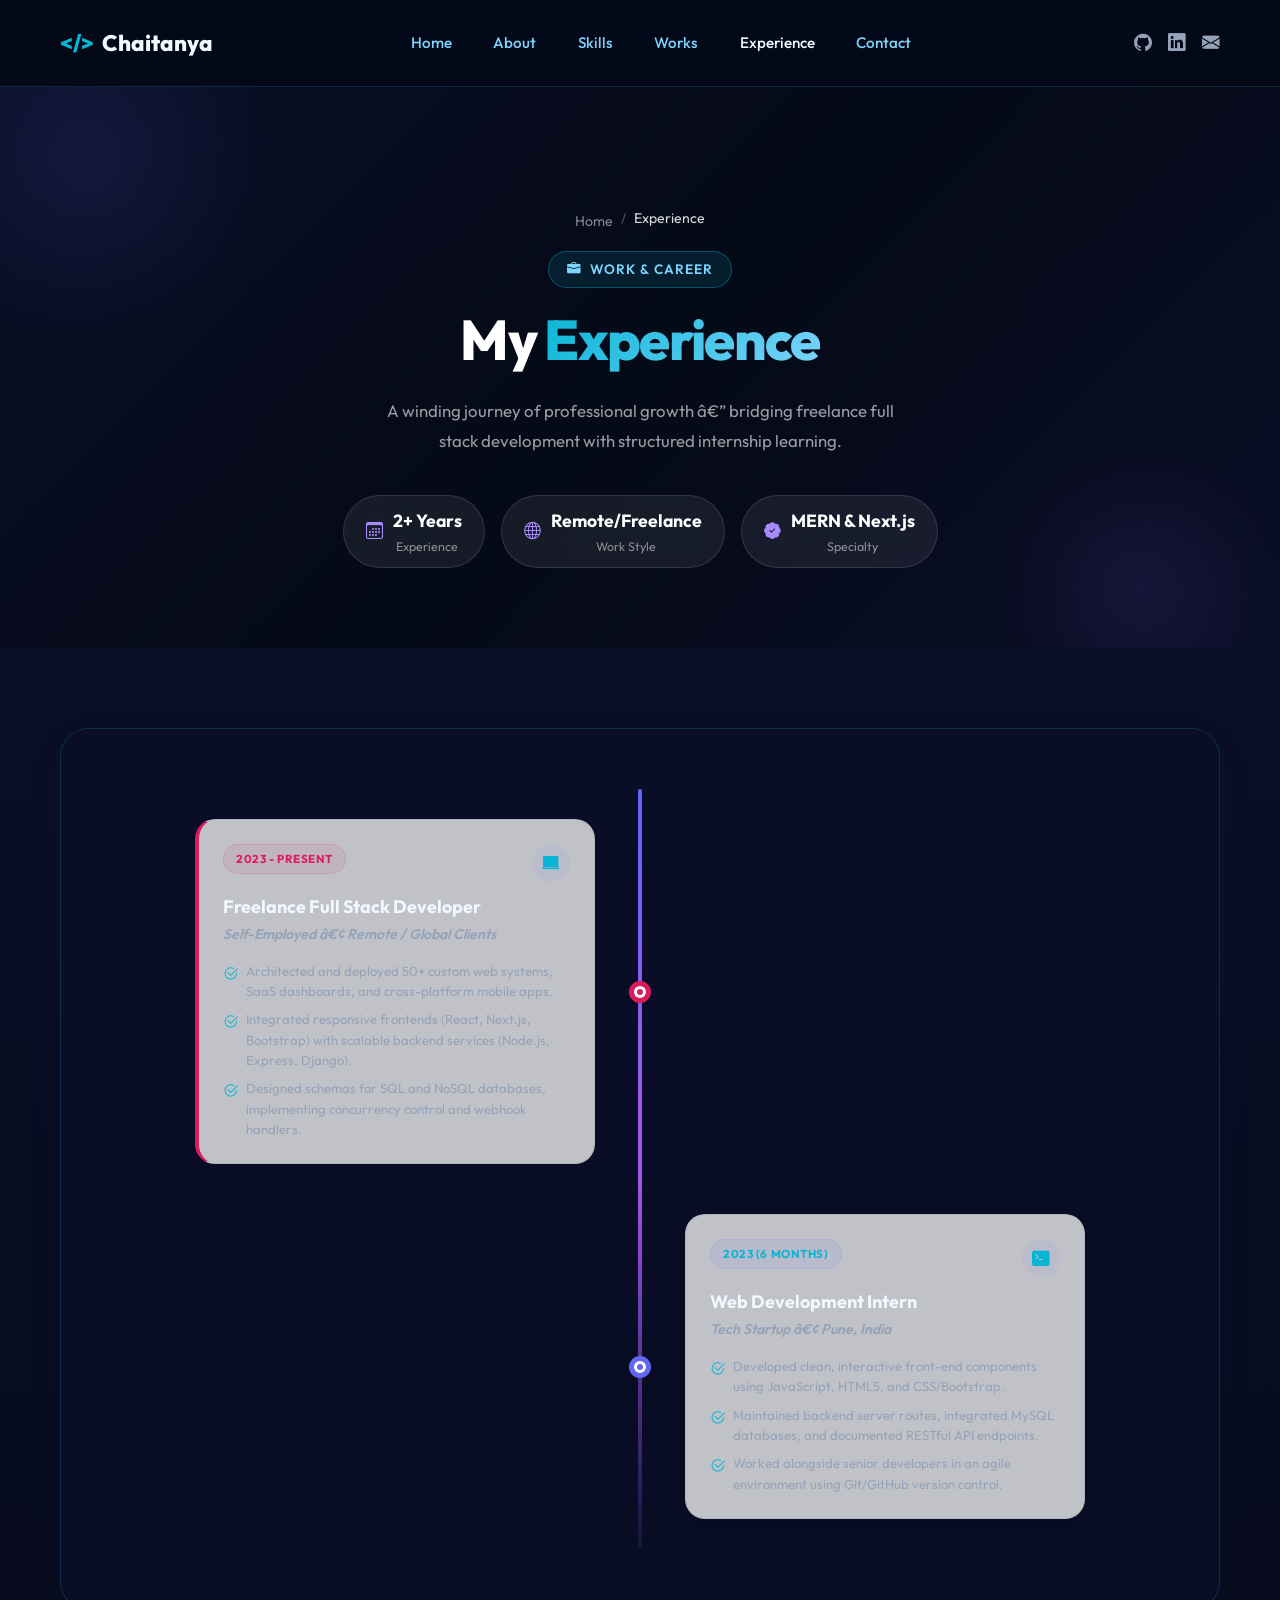
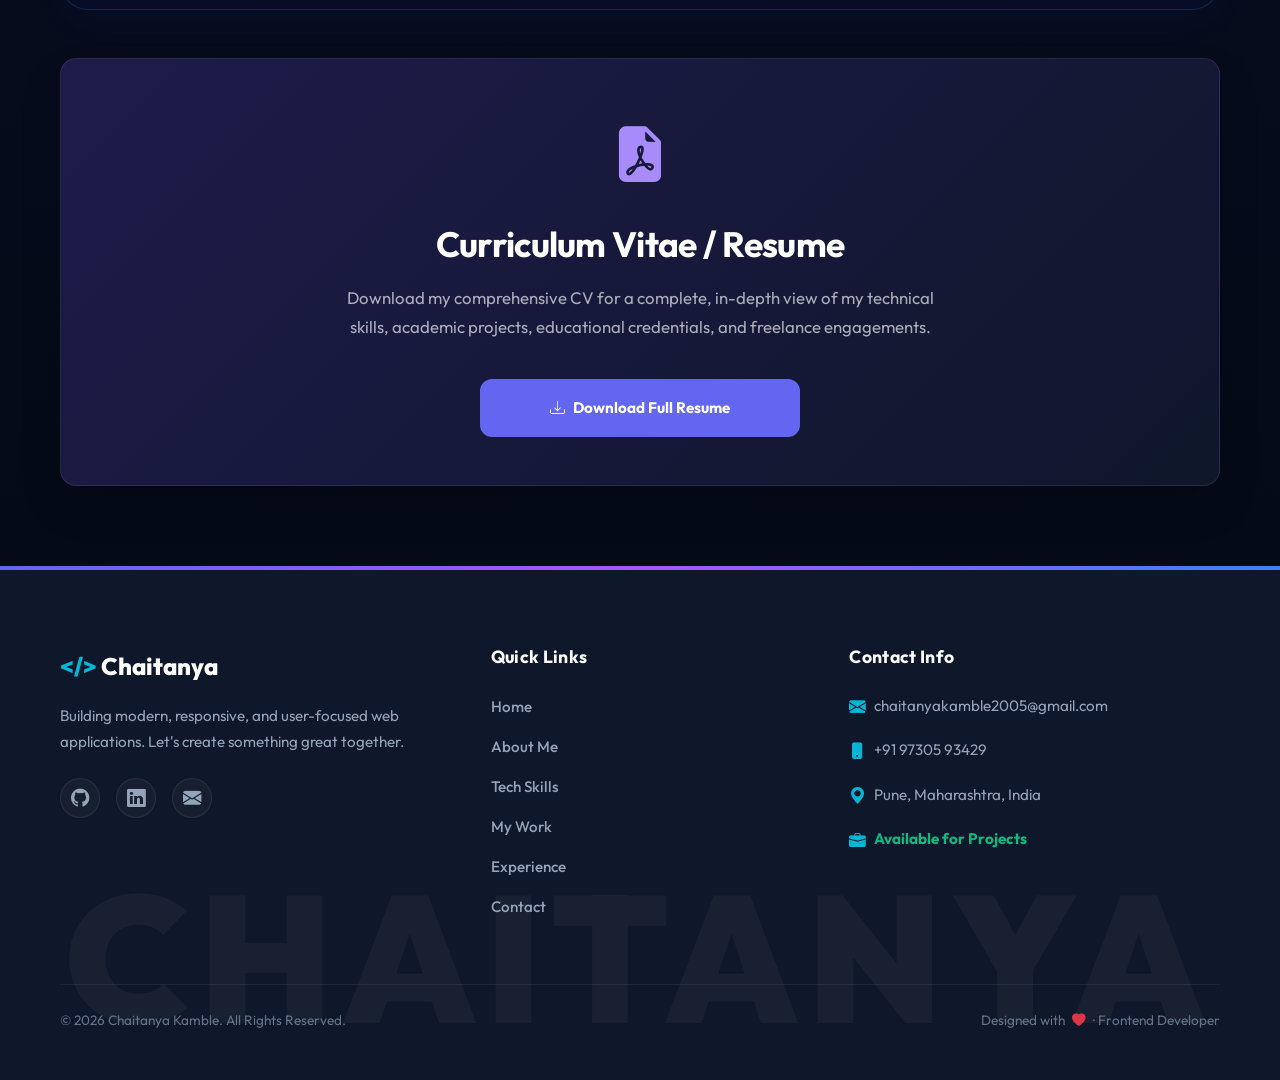
<file: experience.html>
<!DOCTYPE html>
<html lang="en">

<head>
  <meta charset="UTF-8">
  <meta http-equiv="X-UA-Compatible" content="IE=edge">
  <meta name="viewport" content="width=device-width, initial-scale=1.0">
  <title>My Experience | Chaitanya Kamble</title>

  <!-- SEO Meta Tags -->
  <meta name="description"
    content="Professional experience and work history of Chaitanya Kamble â€” Full Stack Web Developer. Features timeline, internships, freelance work, and key accomplishments.">
  <meta name="keywords"
    content="Chaitanya Kamble, Experience, Work History, Resume, Full Stack Web Developer, Intern, Pune, Sinhgad Institute">
  <meta name="author" content="Chaitanya Kamble">

  <!-- Favicons -->
  <link href="images/favicon.jpeg" rel="icon">

  <!-- Bootstrap 5 CSS CDN -->
  <link href="https://cdn.jsdelivr.net/npm/bootstrap@5.3.0/dist/css/bootstrap.min.css" rel="stylesheet">
  <!-- Bootstrap Icons CDN -->
  <link rel="stylesheet" href="https://cdn.jsdelivr.net/npm/bootstrap-icons@1.10.5/font/bootstrap-icons.css">
  <!-- Custom Stylesheet -->
  <link rel="stylesheet" href="css/style.css?v=1.1">

  <style>
    /* ==========================================
     * EXPERIENCE PAGE â€” ADDITIONAL STYLES
     * ========================================== */

    /* --- Hero Banner --- */
    .exp-hero {
      background: linear-gradient(135deg, #0a0e27 0%, #050a17 50%, #0a0e27 100%);
      padding: 120px 0 80px;
      position: relative;
      overflow: hidden;
    }

    .exp-hero-orb {
      position: absolute;
      border-radius: 50%;
      pointer-events: none;
    }

    .exp-hero-badge {
      display: inline-flex;
      align-items: center;
      gap: 8px;
      background: rgba(6, 182, 212, 0.12);
      border: 1px solid rgba(6, 182, 212, 0.35);
      color: #7dd3fc;
      padding: 6px 18px;
      border-radius: 50px;
      font-size: 0.85rem;
      font-weight: 600;
      letter-spacing: 0.08em;
      text-transform: uppercase;
      margin-bottom: 20px;
    }

    .exp-hero-title {
      font-size: 3.5rem;
      font-weight: 800;
      color: #ffffff;
      letter-spacing: -0.03em;
      line-height: 1.15;
    }

    .exp-hero-title span {
      background: linear-gradient(135deg, #06b6d4, #7dd3fc);
      -webkit-background-clip: text;
      -webkit-text-fill-color: transparent;
      background-clip: text;
    }

    .exp-hero-sub {
      color: rgba(255, 255, 255, 0.6);
      font-size: 1.05rem;
      max-width: 520px;
      margin: 0 auto;
      line-height: 1.75;
    }

    .exp-breadcrumb .breadcrumb-item a {
      color: rgba(255, 255, 255, 0.5);
      font-size: 0.88rem;
      text-decoration: none;
    }

    .exp-breadcrumb .breadcrumb-item.active {
      color: rgba(255, 255, 255, 0.85);
      font-size: 0.88rem;
    }

    .exp-breadcrumb .breadcrumb-item+.breadcrumb-item::before {
      color: rgba(255, 255, 255, 0.3);
    }

    /* Summary Stats Row */
    .exp-summary-row {
      margin-top: 40px;
      display: flex;
      gap: 16px;
      flex-wrap: wrap;
      justify-content: center;
    }

    .exp-summary-pill {
      background: rgba(255, 255, 255, 0.07);
      border: 1px solid rgba(255, 255, 255, 0.12);
      backdrop-filter: blur(10px);
      border-radius: 50px;
      padding: 10px 22px;
      display: flex;
      align-items: center;
      gap: 10px;
      color: #fff;
    }

    .exp-summary-pill i {
      color: #a78bfa;
      font-size: 1.05rem;
    }

    .exp-summary-pill strong {
      font-size: 1.1rem;
      font-weight: 700;
    }

    .exp-summary-pill span {
      font-size: 0.78rem;
      color: rgba(255, 255, 255, 0.5);
    }

    /* --- Main Body --- */
    .exp-body {
      background: linear-gradient(180deg, #0a0e27 0%, #050a17 100%);
      padding: 80px 0;
    }

    /* --- Reveal Animation --- */
    .reveal {
      opacity: 0;
      transform: translateY(28px);
      transition: opacity 0.7s ease, transform 0.7s cubic-bezier(0.16, 1, 0.3, 1);
    }

    .reveal.visible {
      opacity: 1;
      transform: translateY(0);
    }

    /* --- Timeline adjustments for standalone page --- */
    .exp-timeline-wrapper {
      background: rgba(10, 14, 39, 0.92);
      border: 1.5px solid rgba(6, 182, 212, 0.2);
      border-radius: 28px;
      padding: 60px 40px;
      box-shadow: 0 10px 40px rgba(99, 102, 241, 0.04);
    }

    /* Sidebar info block */
    .resume-download-card {
      background: rgba(10, 14, 39, 0.92);
      border: 1.5px solid rgba(6, 182, 212, 0.2);
      border-radius: 24px;
      padding: 32px;
      box-shadow: 0 4px 20px rgba(0, 0, 0, 0.02);
      text-align: center;
    }

    .resume-download-card i {
      font-size: 3rem;
      color: #6366f1;
      margin-bottom: 16px;
      display: inline-block;
    }

    .btn-download-resume {
      background: #06b6d4;
      border: 2px solid #06b6d4;
      color: #020617;      color: #fff;
      padding: 12px 16px;
      border-radius: 12px;
      font-weight: 700;
      text-decoration: none;
      display: inline-flex;
      align-items: center;
      gap: 8px;
      transition: all 0.3s ease;
      margin-top: 14px;
      width: 100%;
      justify-content: center;
      white-space: nowrap;
      font-size: 0.95rem;
    }

    .btn-download-resume:hover {
      background: #0891b2;
      border-color: #0891b2;
      color: #f0f9ff;
      transform: translateY(-2px);
      box-shadow: 0 8px 20px rgba(99, 102, 241, 0.25);
      color: #fff;
    }

    /* --- Clean Experience Timeline Style --- */
    .exp-timeline-container {
      position: relative;
      padding: 30px 0;
      width: 100%;
      margin: 0 auto;
      display: flex;
      flex-direction: column;
      gap: 50px;
    }

    .exp-timeline-container::before {
      content: '';
      position: absolute;
      top: 0;
      bottom: 0;
      left: 50%;
      width: 4px;
      background: linear-gradient(to bottom, #6366f1 0%, #a855f7 50%, rgba(99, 102, 241, 0.1) 100%);
      transform: translateX(-50%);
      border-radius: 4px;
      z-index: 1;
    }

    .exp-timeline-item {
      display: flex;
      align-items: center;
      width: 100%;
      position: relative;
      z-index: 2;
    }

    .exp-timeline-badge-wrap {
      position: absolute;
      top: 50%;
      left: 50%;
      transform: translate(-50%, -50%);
      z-index: 10;
    }

    .exp-timeline-badge {
      width: 22px;
      height: 22px;
      border-radius: 50%;
      background: #ffffff;
      border: 5px solid #6366f1;
      box-shadow: 0 3px 8px rgba(0, 0, 0, 0.1);
      transition: all 0.3s ease;
      display: flex;
      align-items: center;
      justify-content: center;
    }

    .exp-timeline-badge::after {
      content: '';
      width: 6px;
      height: 6px;
      border-radius: 50%;
      background: #6366f1;
      transition: all 0.3s ease;
    }

    .exp-timeline-item.active-item .exp-timeline-badge {
      border-color: #da1c5c;
      animation: expPulse 2s infinite;
    }

    .exp-timeline-item.active-item .exp-timeline-badge::after {
      background: #da1c5c;
    }

    .exp-timeline-item:hover .exp-timeline-badge {
      transform: scale(1.2);
      box-shadow: 0 4px 12px rgba(99, 102, 241, 0.35);
    }

    @keyframes expPulse {
      0% {
        box-shadow: 0 0 0 0 rgba(218, 28, 92, 0.5);
      }

      70% {
        box-shadow: 0 0 0 10px rgba(218, 28, 92, 0);
      }

      100% {
        box-shadow: 0 0 0 0 rgba(218, 28, 92, 0);
      }
    }

    .exp-timeline-content {
      width: 50%;
      display: flex;
    }

    .exp-timeline-item.left-side {
      justify-content: flex-start;
    }

    .exp-timeline-item.right-side {
      justify-content: flex-end;
    }

    .exp-timeline-item.left-side .exp-timeline-content {
      justify-content: flex-end;
      padding-right: 45px;
    }

    .exp-timeline-item.right-side .exp-timeline-content {
      justify-content: flex-start;
      padding-left: 45px;
    }

    .exp-timeline-card {
      width: 100%;
      max-width: 400px;
      padding: 1.5rem;
      background: rgba(255, 255, 255, 0.75);
      border: 1px solid rgba(15, 23, 42, 0.08);
      border-radius: 20px;
      box-shadow: 0 4px 20px rgba(0, 0, 0, 0.02);
      transition: all 0.3s cubic-bezier(0.16, 1, 0.3, 1);
    }

    .exp-timeline-card:hover {
      background: #ffffff;
      border-color: #6366f1;
      box-shadow: 0 15px 35px rgba(99, 102, 241, 0.08);
    }

    .exp-timeline-item.left-side .exp-timeline-card:hover {
      transform: translate(-10px, -5px);
    }

    .exp-timeline-item.right-side .exp-timeline-card:hover {
      transform: translate(10px, -5px);
    }

    .exp-timeline-item.active-item .exp-timeline-card {
      border-left: 4px solid #da1c5c;
    }

    @media (max-width: 768px) {
      .exp-hero-title {
        font-size: 2.2rem;
      }

      .exp-timeline-wrapper {
        padding: 30px 16px;
      }

      .exp-timeline-container::before {
        left: 20px;
      }

      .exp-timeline-item {
        justify-content: flex-start !important;
      }

      .exp-timeline-badge-wrap {
        left: 20px !important;
        transform: translate(-50%, -50%);
      }

      .exp-timeline-content {
        width: 100%;
        padding-left: 45px !important;
        padding-right: 0 !important;
        justify-content: flex-start !important;
      }

      .exp-timeline-card {
        max-width: 100%;
      }

      .exp-timeline-item.left-side .exp-timeline-card:hover,
      .exp-timeline-item.right-side .exp-timeline-card:hover {
        transform: translateY(-5px);
      }
    }
  </style>
</head>

<body>
  <div class="app-wrapper">

    <!-- ==========================================
     * NAVIGATION BAR
     * ========================================== -->
    <nav class="navbar navbar-expand-lg sticky-top custom-navbar">
      <div class="container">
        <a class="navbar-brand navbar-logo" href="index.html" id="logoLink">
          <span>&lt;/&gt;</span> Chaitanya
        </a>

        <button class="navbar-toggler" type="button" data-bs-toggle="collapse" data-bs-target="#navbarNav"
          aria-controls="navbarNav" aria-expanded="false" aria-label="Toggle navigation">
          <span class="navbar-toggler-icon">
            <span class="navbar-toggler-span"></span>
          </span>
        </button>

        <div class="collapse navbar-collapse justify-content-center" id="navbarNav">
          <ul class="navbar-nav align-items-center">
            <li class="nav-item">
              <a class="nav-link custom-nav-link" href="index.html">Home</a>
            </li>
            <li class="nav-item">
              <a class="nav-link custom-nav-link" href="about.html">About</a>
            </li>
            <li class="nav-item">
              <a class="nav-link custom-nav-link" href="skills.html">Skills</a>
            </li>
            <li class="nav-item">
              <a class="nav-link custom-nav-link" href="works.html">Works</a>
            </li>
            <li class="nav-item">
              <a class="nav-link custom-nav-link active" href="experience.html">Experience</a>
            </li>
            <li class="nav-item">
              <a class="nav-link custom-nav-link" href="index.html#contact">Contact</a>
            </li>
          </ul>
        </div>

        <div class="navbar-socials border-start ps-3 d-none d-lg-flex">
          <a href="https://github.com/chaitanya-295" target="_blank" class="social-nav-icon"><i
              class="bi bi-github"></i></a>
          <a href="https://www.linkedin.com/in/chaitanyakamble29" target="_blank" class="social-nav-icon"><i
              class="bi bi-linkedin"></i></a>
          <a href="mailto:chaitanyakamble2005@gmail.com" class="social-nav-icon"><i class="bi bi-envelope-fill"></i></a>
        </div>
      </div>
    </nav>

    <!-- ==========================================
     * HERO SECTION
     * ========================================== -->
    <section class="exp-hero" id="exp-top">
      <div class="exp-hero-orb"
        style="width:380px;height:380px;top:-120px;left:-100px;background:radial-gradient(circle,rgba(99,102,241,0.12),transparent 70%);">
      </div>
      <div class="exp-hero-orb"
        style="width:280px;height:280px;bottom:-80px;right:0;background:radial-gradient(circle,rgba(139,92,246,0.1),transparent 70%);">
      </div>

      <div class="container text-center position-relative" style="z-index:2;">
        <!-- Breadcrumb -->
        <nav aria-label="breadcrumb">
          <ol class="breadcrumb exp-breadcrumb justify-content-center">
            <li class="breadcrumb-item"><a href="index.html">Home</a></li>
            <li class="breadcrumb-item active" aria-current="page">Experience</li>
          </ol>
        </nav>

        <div class="exp-hero-badge">
          <i class="bi bi-briefcase-fill"></i> Work &amp; Career
        </div>

        <h1 class="exp-hero-title mb-4">
          My <span>Experience</span>
        </h1>
        <p class="exp-hero-sub mx-auto">
          A winding journey of professional growth â€” bridging freelance full stack development with structured
          internship learning.
        </p>

        <!-- Stats summary pills -->
        <div class="exp-summary-row">
          <div class="exp-summary-pill">
            <i class="bi bi-calendar3"></i>
            <div><strong>2+ Years</strong><span class="d-block">Experience</span></div>
          </div>
          <div class="exp-summary-pill">
            <i class="bi bi-globe"></i>
            <div><strong>Remote/Freelance</strong><span class="d-block">Work Style</span></div>
          </div>
          <div class="exp-summary-pill">
            <i class="bi bi-patch-check-fill"></i>
            <div><strong>MERN &amp; Next.js</strong><span class="d-block">Specialty</span></div>
          </div>
        </div>
      </div>
    </section>

    <!-- ==========================================
     * MAIN CONTENT BODY
     * ========================================== -->
    <div class="exp-body">
      <div class="container">
        <div class="row">
          <!-- Full-width Timeline Column -->
          <div class="col-12">
            <div class="reveal exp-timeline-wrapper">
              <div class="exp-timeline-container">

                <!-- Timeline Item 2 (Freelance - Present) -->
                <div class="exp-timeline-item active-item left-side">
                  <div class="exp-timeline-badge-wrap">
                    <div class="exp-timeline-badge"></div>
                  </div>
                  <div class="exp-timeline-content">
                    <div class="exp-timeline-card">
                      <div class="prof-card-header">
                        <span class="prof-year-badge active">2023 - Present</span>
                        <div class="prof-card-icon">
                          <i class="bi bi-laptop-fill"></i>
                        </div>
                      </div>
                      <h4 class="prof-card-title">Freelance Full Stack Developer</h4>
                      <p class="prof-card-subtitle">Self-Employed â€¢ Remote / Global Clients</p>
                      <ul class="prof-card-bullets">
                        <li><i class="bi bi-check2-circle"></i> Architected and deployed 50+ custom web systems, SaaS
                          dashboards, and cross-platform mobile apps.</li>
                        <li><i class="bi bi-check2-circle"></i> Integrated responsive frontends (React, Next.js,
                          Bootstrap) with scalable backend services (Node.js, Express, Django).</li>
                        <li><i class="bi bi-check2-circle"></i> Designed schemas for SQL and NoSQL databases,
                          implementing concurrency control and webhook handlers.</li>
                      </ul>
                    </div>
                  </div>
                </div>

                <!-- Timeline Item 1 (Internship - Completed) -->
                <div class="exp-timeline-item right-side">
                  <div class="exp-timeline-badge-wrap">
                    <div class="exp-timeline-badge"></div>
                  </div>
                  <div class="exp-timeline-content">
                    <div class="exp-timeline-card">
                      <div class="prof-card-header">
                        <span class="prof-year-badge">2023 (6 Months)</span>
                        <div class="prof-card-icon">
                          <i class="bi bi-terminal-fill"></i>
                        </div>
                      </div>
                      <h4 class="prof-card-title">Web Development Intern</h4>
                      <p class="prof-card-subtitle">Tech Startup â€¢ Pune, India</p>
                      <ul class="prof-card-bullets">
                        <li><i class="bi bi-check2-circle"></i> Developed clean, interactive front-end components using
                          JavaScript, HTML5, and CSS/Bootstrap.</li>
                        <li><i class="bi bi-check2-circle"></i> Maintained backend server routes, integrated MySQL
                          databases, and documented RESTful API endpoints.</li>
                        <li><i class="bi bi-check2-circle"></i> Worked alongside senior developers in an agile
                          environment using Git/GitHub version control.</li>
                      </ul>
                    </div>
                  </div>
                </div>

              </div>
            </div>
          </div>

          <!-- Full-width Resume / CV Download Section at Bottom -->
          <div class="col-12 mt-5">
            <div class="reveal">
              <div class="cta-banner-wrapper p-4 p-md-5 rounded-4 text-center"
                style="background: linear-gradient(135deg, #1e1b4b, #0f172a); border: 1px solid rgba(255,255,255,0.08); box-shadow: 0 20px 40px rgba(0,0,0,0.15);">
                <div style="font-size: 3.5rem; color: #a78bfa; margin-bottom: 20px;">
                  <i class="bi bi-file-earmark-pdf-fill"></i>
                </div>
                <h3 class="fw-bold mb-3" style="color: #ffffff; font-size: 2.2rem; letter-spacing: -0.02em;">Curriculum
                  Vitae / Resume</h3>
                <p class="mx-auto mb-4"
                  style="max-width: 620px; color: rgba(255,255,255,0.65) !important; font-size: 1.05rem; line-height: 1.7;">
                  Download my comprehensive CV for a complete, in-depth view of my technical skills, academic projects,
                  educational credentials, and freelance engagements.
                </p>
                <a href="#" class="btn-download-resume d-inline-flex align-items-center justify-content-center gap-2"
                  style="width: 100%; max-width: 320px; padding: 14px 20px; background: #6366f1; border-color: #6366f1; color: #ffffff; font-weight: 700; border-radius: 12px; text-decoration: none; transition: all 0.3s ease; white-space: normal;">
                  <i class="bi bi-download"></i> <span>Download Full Resume</span>
                </a>
              </div>
            </div>
          </div>

        </div>
      </div>
    </div>

    <!-- ==========================================
     * FOOTER
     * ========================================== -->
    <footer class="footer">
      <div class="container">
        <div class="row g-4 mb-5">
          <div class="col-lg-4 text-start">
            <a class="footer-logo mb-3 d-inline-block" href="index.html">
              <span>&lt;/&gt;</span> Chaitanya
            </a>
            <p class="footer-description pe-lg-4">
              Building modern, responsive, and user-focused web applications. Let's create something great together.
            </p>
            <div class="footer-socials-grid mt-4">
              <a href="https://github.com/chaitanya-295" target="_blank" class="footer-social-icon-v3" title="GitHub"><i
                  class="bi bi-github"></i></a>
              <a href="https://www.linkedin.com/in/chaitanyakamble29" target="_blank" class="footer-social-icon-v3"
                title="LinkedIn"><i class="bi bi-linkedin"></i></a>
              <a href="mailto:chaitanyakamble2005@gmail.com" class="footer-social-icon-v3" title="Email"><i
                  class="bi bi-envelope-fill"></i></a>
            </div>
          </div>

          <div class="col-12 col-sm-6 col-lg-4 text-start ps-lg-5 mb-4 mb-sm-0">
            <h4 class="footer-heading mb-4">Quick Links</h4>
            <ul class="list-unstyled footer-links">
              <li><a href="index.html">Home</a></li>
              <li><a href="about.html">About Me</a></li>
              <li><a href="skills.html">Tech Skills</a></li>
              <li><a href="works.html">My Work</a></li>
              <li><a href="experience.html">Experience</a></li>
              <li><a href="index.html#contact">Contact</a></li>
            </ul>
          </div>

          <div class="col-12 col-sm-6 col-lg-4 text-start">
            <h4 class="footer-heading mb-4">Contact Info</h4>
            <ul class="list-unstyled footer-contact-info">
              <li class="d-flex align-items-start gap-2 mb-3">
                <i class="bi bi-envelope-fill text-accent"></i>
                <a href="mailto:chaitanyakamble2005@gmail.com"
                  class="text-decoration-none">chaitanyakamble2005@gmail.com</a>
              </li>
              <li class="d-flex align-items-start gap-2 mb-3">
                <i class="bi bi-phone-fill text-accent"></i>
                <span>+91 97305 93429</span>
              </li>
              <li class="d-flex align-items-start gap-2 mb-3">
                <i class="bi bi-geo-alt-fill text-accent"></i>
                <span>Pune, Maharashtra, India</span>
              </li>
              <li class="d-flex align-items-start gap-2">
                <i class="bi bi-briefcase-fill text-accent"></i>
                <span class="text-success-custom">Available for Projects</span>
              </li>
            </ul>
          </div>
        </div>

        <hr class="footer-divider mb-4">

        <div class="row align-items-center">
          <div class="col-md-6 text-start mb-3 mb-md-0">
            <p class="footer-copyright mb-0">
              &copy; <span id="copyrightYear">2026</span> Chaitanya Kamble. All Rights Reserved.
            </p>
          </div>
          <div class="col-md-6 text-start text-md-end">
            <p class="footer-credits mb-0">
              Designed with <i class="bi bi-heart-fill text-danger mx-1"></i> &middot; Frontend Developer
            </p>
          </div>
        </div>
      </div>
      <div class="footer-watermark">Chaitanya</div>
    </footer>

  </div>

  <!-- Bootstrap 5 Bundle JS -->
  <script src="https://cdn.jsdelivr.net/npm/bootstrap@5.3.0/dist/js/bootstrap.bundle.min.js"></script>

  <script>
    document.addEventListener('DOMContentLoaded', () => {

      // --- Navbar scroll effect ---
      const navbar = document.querySelector('.custom-navbar');
      window.addEventListener('scroll', () => {
        navbar.classList.toggle('scrolled', window.scrollY > 40);
      });

      // --- Copyright year ---
      document.getElementById('copyrightYear').textContent = new Date().getFullYear();

      // --- Scroll reveal animation ---
      const revealObserver = new IntersectionObserver((entries) => {
        entries.forEach(entry => {
          if (entry.isIntersecting) {
            entry.target.classList.add('visible');
            revealObserver.unobserve(entry.target);
          }
        });
      }, { threshold: 0.1 });

      document.querySelectorAll('.reveal').forEach(el => revealObserver.observe(el));
    });
  </script>
</body>

</html>
</file>
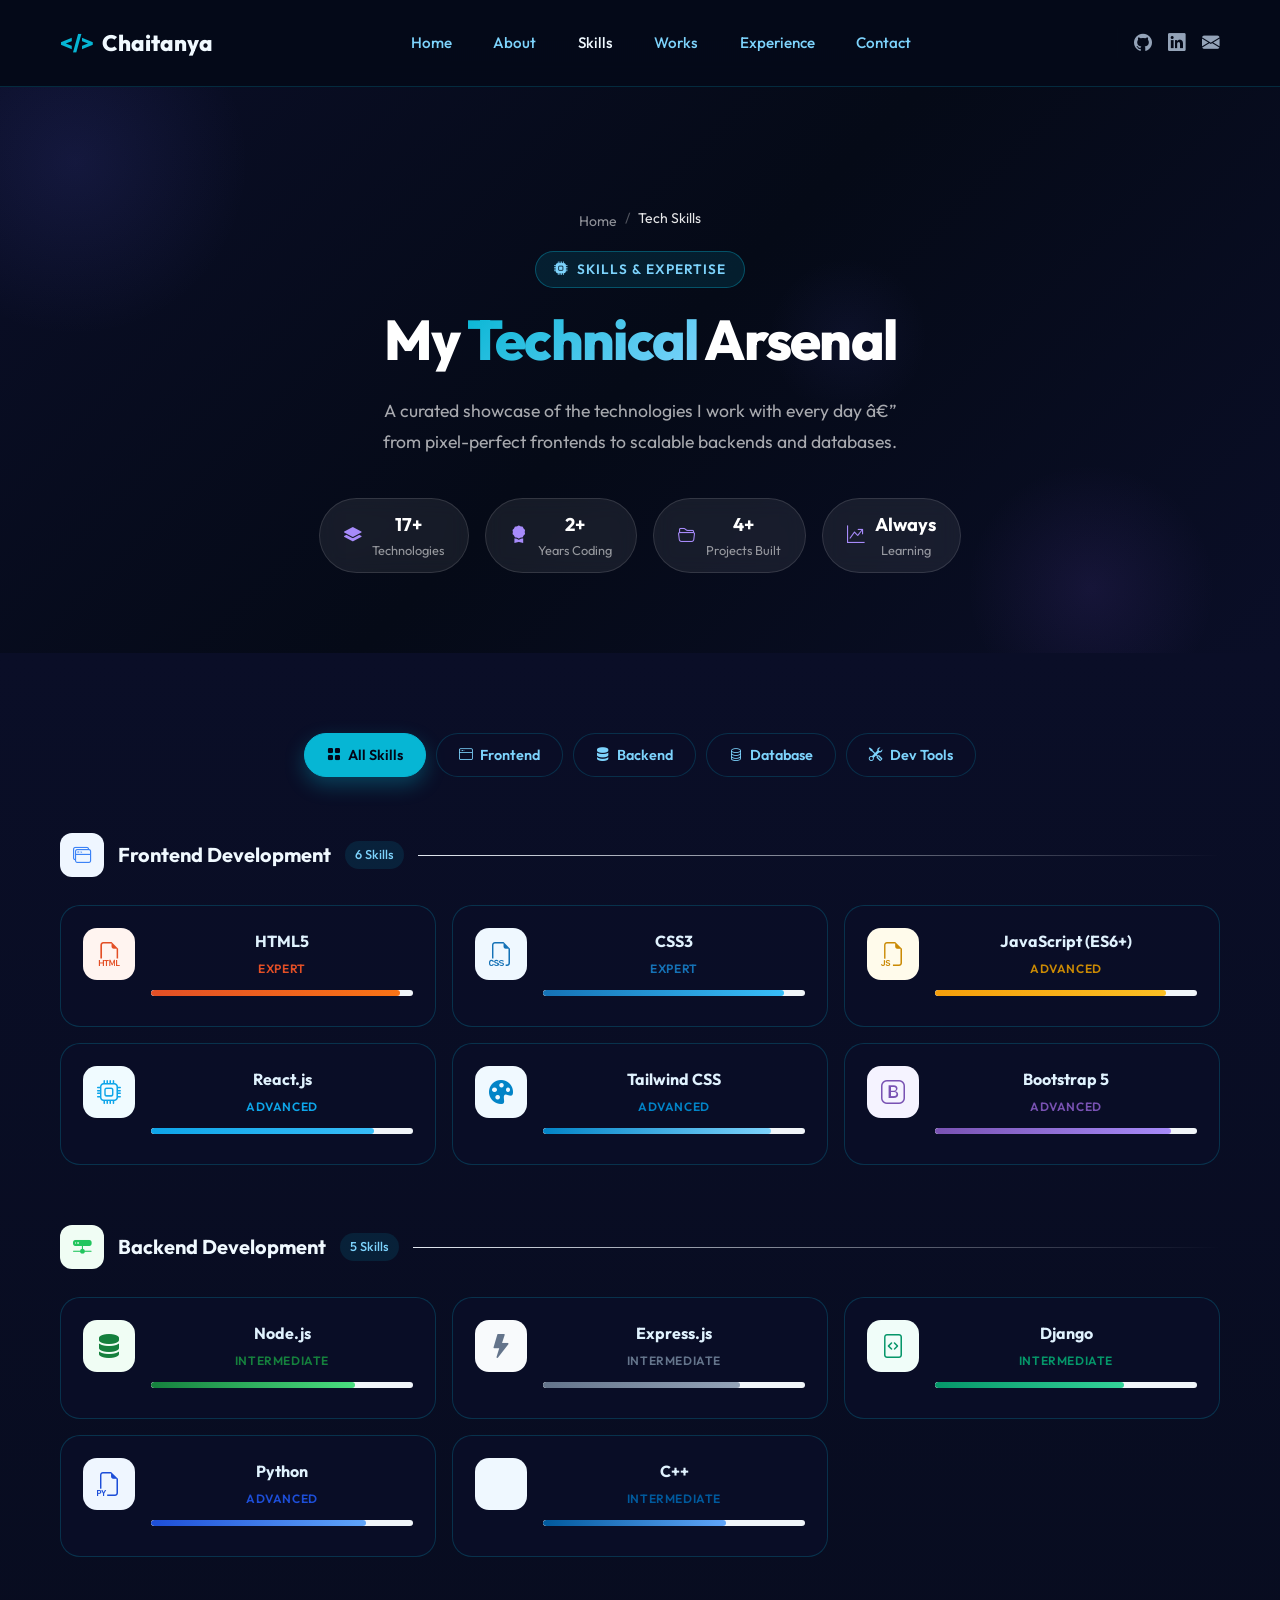
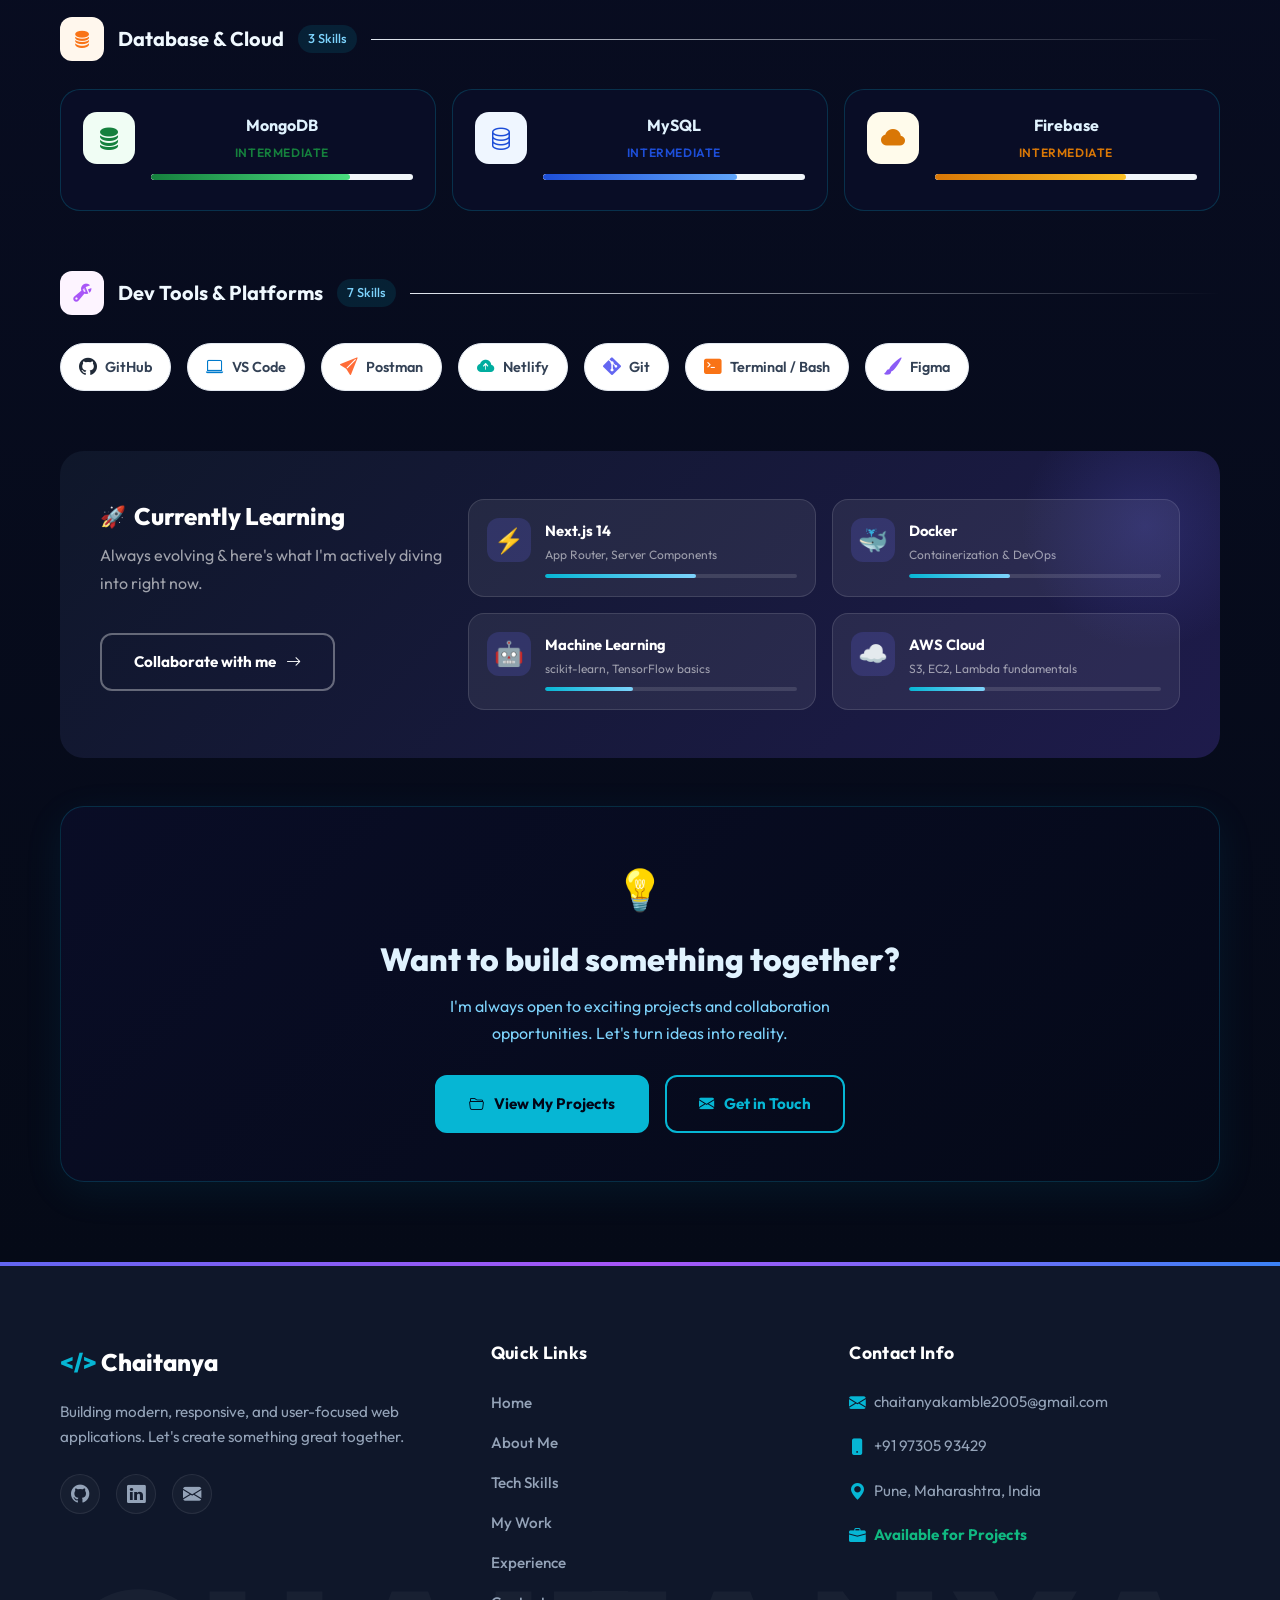
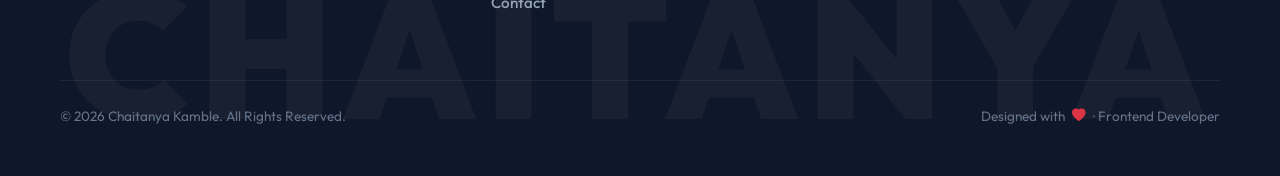
<file: skills.html>
<!DOCTYPE html>
<html lang="en">

<head>
  <meta charset="UTF-8">
  <meta http-equiv="X-UA-Compatible" content="IE=edge">
  <meta name="viewport" content="width=device-width, initial-scale=1.0">
  <title>Tech Skills | Chaitanya Kamble</title>

  <!-- SEO Meta Tags -->
  <meta name="description"
    content="Explore the technical skills of Chaitanya Kamble â€“ Frontend, Backend, Databases, DevTools and more. Full Stack Web Developer and Computer Engineering Student.">
  <meta name="keywords"
    content="Chaitanya Kamble, Tech Skills, Frontend, Backend, React, Node.js, Python, Django, MongoDB, MySQL, Portfolio">
  <meta name="author" content="Chaitanya Kamble">

  <!-- Favicons -->
  <link href="images/favicon.jpeg" rel="icon">

  <!-- Bootstrap 5 CSS CDN -->
  <link href="https://cdn.jsdelivr.net/npm/bootstrap@5.3.0/dist/css/bootstrap.min.css" rel="stylesheet">
  <!-- Bootstrap Icons CDN -->
  <link rel="stylesheet" href="https://cdn.jsdelivr.net/npm/bootstrap-icons@1.10.5/font/bootstrap-icons.css">
  <!-- Custom Stylesheet -->
  <link rel="stylesheet" href="css/style.css?v=1.1">

  <style>
    /* ==========================================
     * SKILLS PAGE â€” ADDITIONAL STYLES
     * ========================================== */

    /* --- Page Hero Banner --- */
    .skills-hero {
      background: linear-gradient(135deg, #0a0e27 0%, #050a17 50%, #0a0e27 100%);
      padding: 120px 0 80px;
      position: relative;
      overflow: hidden;
    }

    .skills-hero-title {
      font-size: 3.5rem;
      font-weight: 800;
      color: #ffffff;
      letter-spacing: -0.03em;
      line-height: 1.15;
    }

    .skills-hero-title span {
      background: linear-gradient(135deg, #06b6d4, #7dd3fc);
      -webkit-background-clip: text;
      -webkit-text-fill-color: transparent;
      background-clip: text;
    }

    .skills-hero-sub {
      color: rgba(255, 255, 255, 0.65);
      font-size: 1.1rem;
      max-width: 540px;
      margin: 0 auto;
      line-height: 1.75;
    }

    .skills-hero-badge {
      display: inline-flex;
      align-items: center;
      gap: 8px;
      background: rgba(6, 182, 212, 0.12);
      border: 1px solid rgba(6, 182, 212, 0.35);
      color: #7dd3fc;
      padding: 6px 18px;
      border-radius: 50px;
      font-size: 0.85rem;
      font-weight: 600;
      letter-spacing: 0.08em;
      text-transform: uppercase;
      margin-bottom: 20px;
    }

    /* --- Breadcrumb --- */
    .skills-breadcrumb {
      background: transparent;
      padding: 0;
    }

    .skills-breadcrumb .breadcrumb-item a {
      color: rgba(255, 255, 255, 0.55);
      font-size: 0.88rem;
    }

    .skills-breadcrumb .breadcrumb-item.active {
      color: rgba(255, 255, 255, 0.9);
      font-size: 0.88rem;
    }

    .skills-breadcrumb .breadcrumb-item+.breadcrumb-item::before {
      color: rgba(255, 255, 255, 0.3);
    }

    /* --- Stat Pills in Hero --- */
    .hero-stat-pills {
      display: flex;
      gap: 16px;
      flex-wrap: wrap;
      justify-content: center;
      margin-top: 40px;
    }

    .hero-stat-pill {
      background: rgba(255, 255, 255, 0.07);
      border: 1px solid rgba(255, 255, 255, 0.12);
      backdrop-filter: blur(10px);
      border-radius: 50px;
      padding: 10px 24px;
      display: flex;
      align-items: center;
      gap: 10px;
      color: #fff;
    }

    .hero-stat-pill i {
      color: #a78bfa;
      font-size: 1.1rem;
    }

    .hero-stat-pill strong {
      font-size: 1.15rem;
      font-weight: 700;
    }

    .hero-stat-pill span {
      font-size: 0.8rem;
      color: rgba(255, 255, 255, 0.55);
      font-weight: 400;
    }

    /* --- Section Wrapper --- */
    .skills-page-body {
      background: linear-gradient(180deg, #0a0e27 0%, #050a17 100%);
      padding: 80px 0;
    }

    /* --- Category Filter Tabs --- */
    .skill-filter-bar {
      display: flex;
      flex-wrap: wrap;
      gap: 10px;
      justify-content: center;
      margin-bottom: 56px;
    }

    .skill-filter-btn {
      padding: 9px 22px;
      border-radius: 50px;
      border: 1.5px solid rgba(6, 182, 212, 0.2);
      background: rgba(10, 14, 39, 0.8);
      color: #7dd3fc;
      font-size: 0.9rem;
      font-weight: 600;
      cursor: pointer;
      transition: all 0.3s cubic-bezier(0.16, 1, 0.3, 1);
      font-family: 'Outfit', sans-serif;
      display: inline-flex;
      align-items: center;
      gap: 7px;
    }

    .skill-filter-btn:hover {
      border-color: #06b6d4;
      color: #f0f9ff;
      transform: translateY(-2px);
      box-shadow: 0 4px 15px rgba(6, 182, 212, 0.16);
    }

    .skill-filter-btn.active {
      background: #06b6d4;
      border-color: #06b6d4;
      color: #020617;
      box-shadow: 0 8px 20px rgba(6, 182, 212, 0.3);
    }

    .skill-filter-btn i {
      font-size: 0.85rem;
    }

    /* --- Category Section Header --- */
    .skill-category-header {
      display: flex;
      align-items: center;
      gap: 14px;
      margin-bottom: 28px;
    }

    .skill-category-icon {
      width: 44px;
      height: 44px;
      border-radius: 12px;
      display: flex;
      align-items: center;
      justify-content: center;
      font-size: 1.15rem;
      flex-shrink: 0;
    }

    .skill-category-title {
      font-size: 1.25rem;
      font-weight: 700;
      color: #f0f9ff;
    }

    .skill-category-count {
      font-size: 0.8rem;
      color: #7dd3fc;
      font-weight: 500;
      background: rgba(6,182,212,0.12);
      border-radius: 50px;
      padding: 3px 10px;
    }

    .skill-category-line {
      flex: 1;
      height: 1px;
      background: linear-gradient(to right, #e2e8f0, transparent);
    }

    /* --- Skill Card --- */
    .skill-card {
      background: rgba(10, 14, 39, 0.9);
      border: 1.5px solid rgba(6, 182, 212, 0.22);
      border-radius: 20px;
      padding: 22px;
      display: flex;
      align-items: flex-start;
      gap: 16px;
      transition: all 0.4s cubic-bezier(0.16, 1, 0.3, 1);
      position: relative;
      overflow: hidden;
      height: 100%;
    }

    .skill-card::before {
      content: '';
      position: absolute;
      top: 0;
      left: 0;
      right: 0;
      height: 3px;
      background: linear-gradient(90deg, var(--skill-color, #6366f1), var(--skill-color2, #a78bfa));
      opacity: 0;
      transition: opacity 0.3s ease;
    }

    .skill-card:hover {
      border-color: rgba(6, 182, 212, 0.3);
      box-shadow: 0 16px 40px rgba(6, 182, 212, 0.12);
      transform: translateY(-4px);
    }

    .skill-card:hover::before {
      opacity: 1;
    }

    .skill-icon-wrap {
      width: 52px;
      height: 52px;
      border-radius: 14px;
      display: flex;
      align-items: center;
      justify-content: center;
      font-size: 1.5rem;
      flex-shrink: 0;
      background: var(--skill-bg, #f0f4ff);
    }

    .skill-info {
      flex: 1;
    }

    .skill-name {
      font-size: 1rem;
      font-weight: 700;
      color: #e0f2fe;
      margin-bottom: 4px;
    }

    .skill-level-label {
      font-size: 0.75rem;
      font-weight: 600;
      margin-bottom: 10px;
      text-transform: uppercase;
      letter-spacing: 0.05em;
    }

    .skill-bar-track {
      height: 6px;
      background: #f1f5f9;
      border-radius: 50px;
      overflow: hidden;
    }

    .skill-bar-fill {
      height: 100%;
      background: linear-gradient(90deg, var(--skill-color, #6366f1), var(--skill-color2, #a78bfa));
      border-radius: 50px;
      width: 0%;
      transition: width 1.2s cubic-bezier(0.16, 1, 0.3, 1);
    }

    .skill-bar-fill.animated {
      width: var(--skill-pct);
    }

    .skill-pct-text {
      display: none;
    }

    /* --- Category Wrapper for filter --- */
    .skill-category-block {
      margin-bottom: 60px;
    }

    .skill-category-block.hidden {
      display: none;
    }

    /* --- Tool Pills --- */
    .tool-pill {
      display: inline-flex;
      align-items: center;
      gap: 8px;
      background: #ffffff;
      border: 1.5px solid #e2e8f0;
      border-radius: 50px;
      padding: 8px 18px;
      font-size: 0.9rem;
      font-weight: 600;
      color: #334155;
      transition: all 0.3s ease;
      text-decoration: none;
    }

    .tool-pill:hover {
      border-color: var(--tool-color, #6366f1);
      color: var(--tool-color, #6366f1);
      box-shadow: 0 4px 15px rgba(99, 102, 241, 0.1);
      transform: translateY(-2px);
    }

    /* --- Currently Learning Banner --- */
    .learning-banner {
      background: linear-gradient(135deg, #0f172a 0%, #1e1b4b 100%);
      border-radius: 24px;
      padding: 48px 40px;
      position: relative;
      overflow: hidden;
      margin-bottom: 48px;
    }

    .learning-banner::before {
      content: '';
      position: absolute;
      top: -50px;
      right: -50px;
      width: 250px;
      height: 250px;
      background: radial-gradient(circle, rgba(99, 102, 241, 0.2) 0%, transparent 70%);
      border-radius: 50%;
      pointer-events: none;
    }

    .learning-banner h2 {
      color: #ffffff;
      font-size: 1.5rem;
      font-weight: 800;
      margin-bottom: 8px;
    }

    .learning-banner p {
      color: rgba(255, 255, 255, 0.6);
      margin-bottom: 28px;
    }

    .learning-item {
      background: rgba(255, 255, 255, 0.07);
      border: 1px solid rgba(255, 255, 255, 0.12);
      border-radius: 16px;
      padding: 18px;
      display: flex;
      align-items: flex-start;
      gap: 14px;
      transition: all 0.3s ease;
    }

    .learning-item:hover {
      background: rgba(255, 255, 255, 0.12);
      transform: translateY(-3px);
    }

    .learning-item-icon {
      font-size: 1.5rem;
      width: 44px;
      height: 44px;
      border-radius: 12px;
      background: rgba(99, 102, 241, 0.2);
      display: flex;
      align-items: center;
      justify-content: center;
      flex-shrink: 0;
    }

    .learning-item-name {
      color: #ffffff;
      font-weight: 700;
      font-size: 0.92rem;
      margin-bottom: 2px;
    }

    .learning-item-desc {
      color: rgba(255, 255, 255, 0.55);
      font-size: 0.75rem;
    }

    .learning-progress-bar {
      height: 4px;
      background: rgba(255, 255, 255, 0.12);
      border-radius: 50px;
      overflow: hidden;
      margin-top: 8px;
    }

    .learning-progress-fill {
      height: 100%;
      border-radius: 50px;
      background: linear-gradient(90deg, #06b6d4, #7dd3fc);
    }

    /* --- CTA Section --- */
    .skills-cta {
      background: linear-gradient(135deg, rgba(10, 14, 39, 0.92), rgba(5, 10, 25, 0.92));
      border: 1.5px solid rgba(6, 182, 212, 0.2);
      border-radius: 24px;
      padding: 48px 40px;
      text-align: center;
      box-shadow: 0 10px 40px rgba(6, 182, 212, 0.08);
    }

    .skills-cta h2 {
      font-size: 2rem;
      font-weight: 800;
      color: #e0f2fe;
      margin-bottom: 12px;
    }

    .skills-cta p {
      color: #7dd3fc;
      max-width: 450px;
      margin: 0 auto 28px;
    }

    .btn-skills-primary {
      background: #06b6d4;
      color: #020617;
      padding: 14px 32px;
      border-radius: 12px;
      text-decoration: none;
      font-weight: 700;
      font-size: 0.95rem;
      display: inline-flex;
      align-items: center;
      gap: 10px;
      transition: all 0.35s cubic-bezier(0.16, 1, 0.3, 1);
      border: 2px solid #06b6d4;
    }

    .btn-skills-primary:hover {
      background: #0891b2;
      border-color: #0891b2;
      color: #f0f9ff;
      transform: translateY(-3px);
      box-shadow: 0 12px 28px rgba(6, 182, 212, 0.35);
    }

    .btn-skills-outline {
      background: transparent;
      color: #06b6d4;
      padding: 14px 32px;
      border-radius: 12px;
      text-decoration: none;
      font-weight: 700;
      font-size: 0.95rem;
      display: inline-flex;
      align-items: center;
      gap: 10px;
      transition: all 0.35s cubic-bezier(0.16, 1, 0.3, 1);
      border: 2px solid #06b6d4;
    }

    .btn-skills-outline:hover {
      background: #06b6d4;
      color: #020617;
      transform: translateY(-3px);
      box-shadow: 0 12px 28px rgba(6, 182, 212, 0.3);
    }

    /* --- Scroll Fade-In Animation --- */
    .reveal {
      opacity: 0;
      transform: translateY(28px);
      transition: opacity 0.7s ease, transform 0.7s cubic-bezier(0.16, 1, 0.3, 1);
    }

    .reveal.visible {
      opacity: 1;
      transform: translateY(0);
    }

    /* --- Floating Orbs --- */
    .orb {
      position: absolute;
      border-radius: 50%;
      pointer-events: none;
    }

    /* --- Responsive --- */
    @media (max-width: 768px) {
      .skills-hero-title {
        font-size: 2.2rem;
      }

      .learning-banner {
        padding: 32px 20px;
      }

      .skills-cta {
        padding: 36px 20px;
      }

      .hero-stat-pills {
        gap: 10px;
      }
    }
  </style>
</head>

<body>
  <div class="app-wrapper">

    <!-- ==========================================
     * NAVIGATION BAR
     * ========================================== -->
    <nav class="navbar navbar-expand-lg sticky-top custom-navbar">
      <div class="container">
        <a class="navbar-brand navbar-logo" href="index.html" id="logoLink">
          <span>&lt;/&gt;</span> Chaitanya
        </a>

        <button class="navbar-toggler" type="button" data-bs-toggle="collapse" data-bs-target="#navbarNav"
          aria-controls="navbarNav" aria-expanded="false" aria-label="Toggle navigation">
          <span class="navbar-toggler-icon">
            <span class="navbar-toggler-span"></span>
          </span>
        </button>

        <div class="collapse navbar-collapse justify-content-center" id="navbarNav">
          <ul class="navbar-nav align-items-center">
            <li class="nav-item">
              <a class="nav-link custom-nav-link" href="index.html">Home</a>
            </li>
            <li class="nav-item">
              <a class="nav-link custom-nav-link" href="about.html">About</a>
            </li>
            <li class="nav-item">
              <a class="nav-link custom-nav-link active" href="skills.html">Skills</a>
            </li>
            <li class="nav-item">
              <a class="nav-link custom-nav-link" href="works.html">Works</a>
            </li>
            <li class="nav-item">
              <a class="nav-link custom-nav-link" href="experience.html">Experience</a>
            </li>
            <li class="nav-item">
              <a class="nav-link custom-nav-link" href="index.html#contact">Contact</a>
            </li>
          </ul>
        </div>
        <div class="navbar-socials border-start ps-3 d-none d-lg-flex">
          <a href="https://github.com/chaitanya-295" target="_blank" class="social-nav-icon"><i
              class="bi bi-github"></i></a>
          <a href="https://www.linkedin.com/in/chaitanyakamble29" target="_blank" class="social-nav-icon"><i
              class="bi bi-linkedin"></i></a>
          <a href="mailto:chaitanyakamble2005@gmail.com" class="social-nav-icon"><i class="bi bi-envelope-fill"></i></a>
        </div>
      </div>
    </nav>

    <!-- ==========================================
     * HERO SECTION
     * ========================================== -->
    <section class="skills-hero" id="skills-top">
      <!-- Floating decorative orbs -->
      <div class="orb"
        style="width:350px;height:350px;top:-100px;left:-100px;background:radial-gradient(circle,rgba(99,102,241,0.12),transparent 70%);">
      </div>
      <div class="orb"
        style="width:250px;height:250px;bottom:-60px;right:5%;background:radial-gradient(circle,rgba(139,92,246,0.1),transparent 70%);">
      </div>
      <div class="orb"
        style="width:160px;height:160px;top:30%;left:60%;background:radial-gradient(circle,rgba(99,102,241,0.07),transparent 70%);">
      </div>

      <div class="container text-center position-relative" style="z-index:2;">
        <!-- Breadcrumb -->
        <nav aria-label="breadcrumb">
          <ol class="breadcrumb skills-breadcrumb justify-content-center">
            <li class="breadcrumb-item"><a href="index.html">Home</a></li>
            <li class="breadcrumb-item active" aria-current="page">Tech Skills</li>
          </ol>
        </nav>

        <div class="skills-hero-badge">
          <i class="bi bi-cpu-fill"></i> Skills &amp; Expertise
        </div>

        <h1 class="skills-hero-title mb-4">
          My <span>Technical</span> Arsenal
        </h1>
        <p class="skills-hero-sub mx-auto">
          A curated showcase of the technologies I work with every day â€” from pixel-perfect frontends to scalable
          backends and databases.
        </p>

        <!-- Quick Stats Pills -->
        <div class="hero-stat-pills">
          <div class="hero-stat-pill">
            <i class="bi bi-layers-fill"></i>
            <div>
              <strong>17+</strong>
              <span class="d-block">Technologies</span>
            </div>
          </div>
          <div class="hero-stat-pill">
            <i class="bi bi-award-fill"></i>
            <div>
              <strong>2+</strong>
              <span class="d-block">Years Coding</span>
            </div>
          </div>
          <div class="hero-stat-pill">
            <i class="bi bi-folder2-open"></i>
            <div>
              <strong>4+</strong>
              <span class="d-block">Projects Built</span>
            </div>
          </div>
          <div class="hero-stat-pill">
            <i class="bi bi-graph-up-arrow"></i>
            <div>
              <strong>Always</strong>
              <span class="d-block">Learning</span>
            </div>
          </div>
        </div>
      </div>
    </section>

    <!-- ==========================================
     * MAIN SKILLS BODY
     * ========================================== -->
    <div class="skills-page-body">
      <div class="container">

        <!-- Filter Bar -->
        <div class="skill-filter-bar reveal" id="filterBar">
          <button class="skill-filter-btn active" data-target="all" id="filter-all">
            <i class="bi bi-grid-fill"></i> All Skills
          </button>
          <button class="skill-filter-btn" data-target="frontend" id="filter-frontend">
            <i class="bi bi-window"></i> Frontend
          </button>
          <button class="skill-filter-btn" data-target="backend" id="filter-backend">
            <i class="bi bi-server"></i> Backend
          </button>
          <button class="skill-filter-btn" data-target="database" id="filter-database">
            <i class="bi bi-database"></i> Database
          </button>
          <button class="skill-filter-btn" data-target="tools" id="filter-tools">
            <i class="bi bi-tools"></i> Dev Tools
          </button>
        </div>

        <!-- ===== FRONTEND ===== -->
        <div class="skill-category-block reveal" data-category="frontend" id="cat-frontend">
          <div class="skill-category-header">
            <div class="skill-category-icon" style="background:#eff6ff; color:#3b82f6;">
              <i class="bi bi-window-stack"></i>
            </div>
            <span class="skill-category-title">Frontend Development</span>
            <span class="skill-category-count">6 Skills</span>
            <div class="skill-category-line"></div>
          </div>
          <div class="row g-3">

            <div class="col-md-6 col-lg-4">
              <div class="skill-card" style="--skill-color:#e34f26; --skill-color2:#f97316; --skill-bg:#fff4f0;">
                <div class="skill-icon-wrap"><i class="bi bi-filetype-html" style="color:#e34f26;"></i></div>
                <div class="skill-info">
                  <div class="skill-name">HTML5</div>
                  <div class="skill-level-label" style="color:#e34f26;">Expert</div>
                  <div class="skill-bar-track">
                    <div class="skill-bar-fill"
                      style="--skill-pct: 95%; --skill-color:#e34f26; --skill-color2:#f97316;"></div>
                  </div>
                  <div class="skill-pct-text">95%</div>
                </div>
              </div>
            </div>

            <div class="col-md-6 col-lg-4">
              <div class="skill-card" style="--skill-color:#1572b6; --skill-color2:#38bdf8; --skill-bg:#eff8ff;">
                <div class="skill-icon-wrap"><i class="bi bi-filetype-css" style="color:#1572b6;"></i></div>
                <div class="skill-info">
                  <div class="skill-name">CSS3</div>
                  <div class="skill-level-label" style="color:#1572b6;">Expert</div>
                  <div class="skill-bar-track">
                    <div class="skill-bar-fill"
                      style="--skill-pct: 92%; --skill-color:#1572b6; --skill-color2:#38bdf8;"></div>
                  </div>
                  <div class="skill-pct-text">92%</div>
                </div>
              </div>
            </div>

            <div class="col-md-6 col-lg-4">
              <div class="skill-card" style="--skill-color:#f59e0b; --skill-color2:#fbbf24; --skill-bg:#fffbeb;">
                <div class="skill-icon-wrap"><i class="bi bi-filetype-js" style="color:#ca8a04;"></i></div>
                <div class="skill-info">
                  <div class="skill-name">JavaScript (ES6+)</div>
                  <div class="skill-level-label" style="color:#ca8a04;">Advanced</div>
                  <div class="skill-bar-track">
                    <div class="skill-bar-fill"
                      style="--skill-pct: 88%; --skill-color:#f59e0b; --skill-color2:#fbbf24;"></div>
                  </div>
                  <div class="skill-pct-text">88%</div>
                </div>
              </div>
            </div>

            <div class="col-md-6 col-lg-4">
              <div class="skill-card" style="--skill-color:#0ea5e9; --skill-color2:#38bdf8; --skill-bg:#f0fbff;">
                <div class="skill-icon-wrap"><i class="bi bi-cpu" style="color:#0ea5e9;"></i></div>
                <div class="skill-info">
                  <div class="skill-name">React.js</div>
                  <div class="skill-level-label" style="color:#0ea5e9;">Advanced</div>
                  <div class="skill-bar-track">
                    <div class="skill-bar-fill"
                      style="--skill-pct: 85%; --skill-color:#0ea5e9; --skill-color2:#38bdf8;"></div>
                  </div>
                  <div class="skill-pct-text">85%</div>
                </div>
              </div>
            </div>

            <div class="col-md-6 col-lg-4">
              <div class="skill-card" style="--skill-color:#0284c7; --skill-color2:#7dd3fc; --skill-bg:#f0f9ff;">
                <div class="skill-icon-wrap"><i class="bi bi-palette-fill" style="color:#0284c7;"></i></div>
                <div class="skill-info">
                  <div class="skill-name">Tailwind CSS</div>
                  <div class="skill-level-label" style="color:#0284c7;">Advanced</div>
                  <div class="skill-bar-track">
                    <div class="skill-bar-fill"
                      style="--skill-pct: 87%; --skill-color:#0284c7; --skill-color2:#7dd3fc;"></div>
                  </div>
                  <div class="skill-pct-text">87%</div>
                </div>
              </div>
            </div>

            <div class="col-md-6 col-lg-4">
              <div class="skill-card" style="--skill-color:#7952b3; --skill-color2:#a78bfa; --skill-bg:#f5f3ff;">
                <div class="skill-icon-wrap"><i class="bi bi-bootstrap" style="color:#7952b3;"></i></div>
                <div class="skill-info">
                  <div class="skill-name">Bootstrap 5</div>
                  <div class="skill-level-label" style="color:#7952b3;">Advanced</div>
                  <div class="skill-bar-track">
                    <div class="skill-bar-fill"
                      style="--skill-pct: 90%; --skill-color:#7952b3; --skill-color2:#a78bfa;"></div>
                  </div>
                  <div class="skill-pct-text">90%</div>
                </div>
              </div>
            </div>

          </div>
        </div>

        <!-- ===== BACKEND ===== -->
        <div class="skill-category-block reveal" data-category="backend" id="cat-backend">
          <div class="skill-category-header">
            <div class="skill-category-icon" style="background:#f0fdf4; color:#22c55e;">
              <i class="bi bi-hdd-network-fill"></i>
            </div>
            <span class="skill-category-title">Backend Development</span>
            <span class="skill-category-count">5 Skills</span>
            <div class="skill-category-line"></div>
          </div>
          <div class="row g-3">

            <div class="col-md-6 col-lg-4">
              <div class="skill-card" style="--skill-color:#15803d; --skill-color2:#4ade80; --skill-bg:#f0fdf4;">
                <div class="skill-icon-wrap"><i class="bi bi-server" style="color:#15803d;"></i></div>
                <div class="skill-info">
                  <div class="skill-name">Node.js</div>
                  <div class="skill-level-label" style="color:#15803d;">Intermediate</div>
                  <div class="skill-bar-track">
                    <div class="skill-bar-fill"
                      style="--skill-pct: 78%; --skill-color:#15803d; --skill-color2:#4ade80;"></div>
                  </div>
                  <div class="skill-pct-text">78%</div>
                </div>
              </div>
            </div>

            <div class="col-md-6 col-lg-4">
              <div class="skill-card" style="--skill-color:#64748b; --skill-color2:#94a3b8; --skill-bg:#f8fafc;">
                <div class="skill-icon-wrap"><i class="bi bi-lightning-fill" style="color:#64748b;"></i></div>
                <div class="skill-info">
                  <div class="skill-name">Express.js</div>
                  <div class="skill-level-label" style="color:#64748b;">Intermediate</div>
                  <div class="skill-bar-track">
                    <div class="skill-bar-fill"
                      style="--skill-pct: 75%; --skill-color:#64748b; --skill-color2:#94a3b8;"></div>
                  </div>
                  <div class="skill-pct-text">75%</div>
                </div>
              </div>
            </div>

            <div class="col-md-6 col-lg-4">
              <div class="skill-card" style="--skill-color:#059669; --skill-color2:#34d399; --skill-bg:#f0fdf9;">
                <div class="skill-icon-wrap"><i class="bi bi-file-code" style="color:#059669;"></i></div>
                <div class="skill-info">
                  <div class="skill-name">Django</div>
                  <div class="skill-level-label" style="color:#059669;">Intermediate</div>
                  <div class="skill-bar-track">
                    <div class="skill-bar-fill"
                      style="--skill-pct: 72%; --skill-color:#059669; --skill-color2:#34d399;"></div>
                  </div>
                  <div class="skill-pct-text">72%</div>
                </div>
              </div>
            </div>

            <div class="col-md-6 col-lg-4">
              <div class="skill-card" style="--skill-color:#1d4ed8; --skill-color2:#60a5fa; --skill-bg:#eff6ff;">
                <div class="skill-icon-wrap"><i class="bi bi-filetype-py" style="color:#1d4ed8;"></i></div>
                <div class="skill-info">
                  <div class="skill-name">Python</div>
                  <div class="skill-level-label" style="color:#1d4ed8;">Advanced</div>
                  <div class="skill-bar-track">
                    <div class="skill-bar-fill"
                      style="--skill-pct: 82%; --skill-color:#1d4ed8; --skill-color2:#60a5fa;"></div>
                  </div>
                  <div class="skill-pct-text">82%</div>
                </div>
              </div>
            </div>

            <div class="col-md-6 col-lg-4">
              <div class="skill-card" style="--skill-color:#00599c; --skill-color2:#60a5fa; --skill-bg:#eff8ff;">
                <div class="skill-icon-wrap"><i class="bi bi-filetype-cpp" style="color:#00599c;"></i></div>
                <div class="skill-info">
                  <div class="skill-name">C++</div>
                  <div class="skill-level-label" style="color:#00599c;">Intermediate</div>
                  <div class="skill-bar-track">
                    <div class="skill-bar-fill"
                      style="--skill-pct: 70%; --skill-color:#00599c; --skill-color2:#60a5fa;"></div>
                  </div>
                  <div class="skill-pct-text">70%</div>
                </div>
              </div>
            </div>

          </div>
        </div>

        <!-- ===== DATABASE ===== -->
        <div class="skill-category-block reveal" data-category="database" id="cat-database">
          <div class="skill-category-header">
            <div class="skill-category-icon" style="background:#fff7ed; color:#f97316;">
              <i class="bi bi-database-fill"></i>
            </div>
            <span class="skill-category-title">Database &amp; Cloud</span>
            <span class="skill-category-count">3 Skills</span>
            <div class="skill-category-line"></div>
          </div>
          <div class="row g-3">

            <div class="col-md-6 col-lg-4">
              <div class="skill-card" style="--skill-color:#15803d; --skill-color2:#4ade80; --skill-bg:#f0fdf4;">
                <div class="skill-icon-wrap"><i class="bi bi-database-fill" style="color:#15803d;"></i></div>
                <div class="skill-info">
                  <div class="skill-name">MongoDB</div>
                  <div class="skill-level-label" style="color:#15803d;">Intermediate</div>
                  <div class="skill-bar-track">
                    <div class="skill-bar-fill"
                      style="--skill-pct: 76%; --skill-color:#15803d; --skill-color2:#4ade80;"></div>
                  </div>
                  <div class="skill-pct-text">76%</div>
                </div>
              </div>
            </div>

            <div class="col-md-6 col-lg-4">
              <div class="skill-card" style="--skill-color:#1d4ed8; --skill-color2:#60a5fa; --skill-bg:#eff6ff;">
                <div class="skill-icon-wrap"><i class="bi bi-database" style="color:#1d4ed8;"></i></div>
                <div class="skill-info">
                  <div class="skill-name">MySQL</div>
                  <div class="skill-level-label" style="color:#1d4ed8;">Intermediate</div>
                  <div class="skill-bar-track">
                    <div class="skill-bar-fill"
                      style="--skill-pct: 74%; --skill-color:#1d4ed8; --skill-color2:#60a5fa;"></div>
                  </div>
                  <div class="skill-pct-text">74%</div>
                </div>
              </div>
            </div>

            <div class="col-md-6 col-lg-4">
              <div class="skill-card" style="--skill-color:#d97706; --skill-color2:#fbbf24; --skill-bg:#fffbeb;">
                <div class="skill-icon-wrap"><i class="bi bi-cloud-fill" style="color:#d97706;"></i></div>
                <div class="skill-info">
                  <div class="skill-name">Firebase</div>
                  <div class="skill-level-label" style="color:#d97706;">Intermediate</div>
                  <div class="skill-bar-track">
                    <div class="skill-bar-fill"
                      style="--skill-pct: 73%; --skill-color:#d97706; --skill-color2:#fbbf24;"></div>
                  </div>
                  <div class="skill-pct-text">73%</div>
                </div>
              </div>
            </div>

          </div>
        </div>

        <!-- ===== DEV TOOLS ===== -->
        <div class="skill-category-block reveal" data-category="tools" id="cat-tools">
          <div class="skill-category-header">
            <div class="skill-category-icon" style="background:#fdf4ff; color:#a855f7;">
              <i class="bi bi-wrench-adjustable"></i>
            </div>
            <span class="skill-category-title">Dev Tools &amp; Platforms</span>
            <span class="skill-category-count">7 Skills</span>
            <div class="skill-category-line"></div>
          </div>
          <div class="d-flex flex-wrap gap-3">
            <span class="tool-pill" style="--tool-color:#1f2937;">
              <i class="bi bi-github" style="color:#1f2937; font-size:1.1rem;"></i> GitHub
            </span>
            <span class="tool-pill" style="--tool-color:#007acc;">
              <i class="bi bi-laptop" style="color:#007acc; font-size:1.1rem;"></i> VS Code
            </span>
            <span class="tool-pill" style="--tool-color:#ff6c37;">
              <i class="bi bi-send-fill" style="color:#ff6c37; font-size:1.1rem;"></i> Postman
            </span>
            <span class="tool-pill" style="--tool-color:#00ad9f;">
              <i class="bi bi-cloud-arrow-up-fill" style="color:#00ad9f; font-size:1.1rem;"></i> Netlify
            </span>
            <span class="tool-pill" style="--tool-color:#6366f1;">
              <i class="bi bi-git" style="color:#6366f1; font-size:1.1rem;"></i> Git
            </span>
            <span class="tool-pill" style="--tool-color:#f97316;">
              <i class="bi bi-terminal-fill" style="color:#f97316; font-size:1.1rem;"></i> Terminal / Bash
            </span>
            <span class="tool-pill" style="--tool-color:#8b5cf6;">
              <i class="bi bi-brush-fill" style="color:#8b5cf6; font-size:1.1rem;"></i> Figma
            </span>
          </div>
        </div>

        <!-- ===== Currently Learning ===== -->
        <div class="learning-banner reveal" id="learning-section">
          <div class="row align-items-start g-4">
            <div class="col-lg-4">
              <div class="d-flex align-items-center gap-2 mb-2">
                <span style="font-size:1.3rem;">&#128640;</span>
                <h2 class="mb-0">Currently Learning</h2>
              </div>
              <p>Always evolving & here's what I'm actively diving into right now.</p>
              <a href="index.html#contact" class="btn-skills-outline"
                style="border-color:rgba(255,255,255,0.35); color:#fff; margin-top: 8px;">
                Collaborate with me <i class="bi bi-arrow-right"></i>
              </a>
            </div>
            <div class="col-lg-8">
              <div class="row g-3">
                <div class="col-sm-6">
                  <div class="learning-item">
                    <div class="learning-item-icon">&#9889;</div>
                    <div class="flex-grow-1">
                      <div class="learning-item-name">Next.js 14</div>
                      <div class="learning-item-desc">App Router, Server Components</div>
                      <div class="learning-progress-bar mt-2">
                        <div class="learning-progress-fill" style="width:60%;"></div>
                      </div>
                    </div>
                  </div>
                </div>
                <div class="col-sm-6">
                  <div class="learning-item">
                    <div class="learning-item-icon">&#128051;</div>
                    <div class="flex-grow-1">
                      <div class="learning-item-name">Docker</div>
                      <div class="learning-item-desc">Containerization &amp; DevOps</div>
                      <div class="learning-progress-bar mt-2">
                        <div class="learning-progress-fill" style="width:40%;"></div>
                      </div>
                    </div>
                  </div>
                </div>
                <div class="col-sm-6">
                  <div class="learning-item">
                    <div class="learning-item-icon">&#129302;</div>
                    <div class="flex-grow-1">
                      <div class="learning-item-name">Machine Learning</div>
                      <div class="learning-item-desc">scikit-learn, TensorFlow basics</div>
                      <div class="learning-progress-bar mt-2">
                        <div class="learning-progress-fill" style="width:35%;"></div>
                      </div>
                    </div>
                  </div>
                </div>
                <div class="col-sm-6">
                  <div class="learning-item">
                    <div class="learning-item-icon">&#9729;&#65039;</div>
                    <div class="flex-grow-1">
                      <div class="learning-item-name">AWS Cloud</div>
                      <div class="learning-item-desc">S3, EC2, Lambda fundamentals</div>
                      <div class="learning-progress-bar mt-2">
                        <div class="learning-progress-fill" style="width:30%;"></div>
                      </div>
                    </div>
                  </div>
                </div>
              </div>
            </div>
          </div>
        </div>

        <!-- ===== CTA ===== -->
        <div class="skills-cta reveal" id="skills-cta">
          <div style="font-size:2.5rem; margin-bottom:16px;">&#128161;</div>
          <h2>Want to build something together?</h2>
          <p>I'm always open to exciting projects and collaboration opportunities. Let's turn ideas into reality.</p>
          <div class="d-flex gap-3 justify-content-center flex-wrap">
            <a href="works.html" class="btn-skills-primary">
              <i class="bi bi-folder2-open"></i> View My Projects
            </a>
            <a href="index.html#contact" class="btn-skills-outline">
              <i class="bi bi-envelope-fill"></i> Get in Touch
            </a>
          </div>
        </div>

      </div>
    </div>

    <!-- ==========================================
     * FOOTER
     * ========================================== -->
    <footer class="footer">
      <div class="container">
        <div class="row g-4 mb-5">
          <div class="col-lg-4 text-start">
            <a class="footer-logo mb-3 d-inline-block" href="index.html">
              <span>&lt;/&gt;</span> Chaitanya
            </a>
            <p class="footer-description pe-lg-4">
              Building modern, responsive, and user-focused web applications. Let's create something great together.
            </p>
            <div class="footer-socials-grid mt-4">
              <a href="https://github.com/chaitanya-295" target="_blank" class="footer-social-icon-v3" title="GitHub"><i
                  class="bi bi-github"></i></a>
              <a href="https://www.linkedin.com/in/chaitanyakamble29" target="_blank" class="footer-social-icon-v3"
                title="LinkedIn"><i class="bi bi-linkedin"></i></a>
              <a href="mailto:chaitanyakamble2005@gmail.com" class="footer-social-icon-v3" title="Email"><i
                  class="bi bi-envelope-fill"></i></a>
            </div>
          </div>

          <div class="col-12 col-sm-6 col-lg-4 text-start ps-lg-5 mb-4 mb-sm-0">
            <h4 class="footer-heading mb-4">Quick Links</h4>
            <ul class="list-unstyled footer-links">
              <li><a href="index.html">Home</a></li>
              <li><a href="about.html">About Me</a></li>
              <li><a href="skills.html">Tech Skills</a></li>
              <li><a href="works.html">My Work</a></li>
              <li><a href="experience.html">Experience</a></li>
              <li><a href="index.html#contact">Contact</a></li>
            </ul>
          </div>

          <div class="col-12 col-sm-6 col-lg-4 text-start">
            <h4 class="footer-heading mb-4">Contact Info</h4>
            <ul class="list-unstyled footer-contact-info">
              <li class="d-flex align-items-start gap-2 mb-3">
                <i class="bi bi-envelope-fill text-accent"></i>
                <a href="mailto:chaitanyakamble2005@gmail.com"
                  class="text-decoration-none">chaitanyakamble2005@gmail.com</a>
              </li>
              <li class="d-flex align-items-start gap-2 mb-3">
                <i class="bi bi-phone-fill text-accent"></i>
                <span>+91 97305 93429</span>
              </li>
              <li class="d-flex align-items-start gap-2 mb-3">
                <i class="bi bi-geo-alt-fill text-accent"></i>
                <span>Pune, Maharashtra, India</span>
              </li>
              <li class="d-flex align-items-start gap-2">
                <i class="bi bi-briefcase-fill text-accent"></i>
                <span class="text-success-custom">Available for Projects</span>
              </li>
            </ul>
          </div>
        </div>

        <hr class="footer-divider mb-4">

        <div class="row align-items-center">
          <div class="col-md-6 text-start mb-3 mb-md-0">
            <p class="footer-copyright mb-0">
              &copy; <span id="copyrightYear">2026</span> Chaitanya Kamble. All Rights Reserved.
            </p>
          </div>
          <div class="col-md-6 text-start text-md-end">
            <p class="footer-credits mb-0">
              Designed with <i class="bi bi-heart-fill text-danger mx-1"></i> &middot; Frontend Developer
            </p>
          </div>
        </div>
      </div>
      <div class="footer-watermark">Chaitanya</div>
    </footer>

  </div>

  <!-- Bootstrap 5 Bundle JS -->
  <script src="https://cdn.jsdelivr.net/npm/bootstrap@5.3.0/dist/js/bootstrap.bundle.min.js"></script>

  <script>
    document.addEventListener('DOMContentLoaded', () => {

      // Navbar scroll effect
      const navbar = document.querySelector('.custom-navbar');
      window.addEventListener('scroll', () => {
        navbar.classList.toggle('scrolled', window.scrollY > 40);
      });

      // Copyright year
      document.getElementById('copyrightYear').textContent = new Date().getFullYear();

      // Category filter
      const filterBtns = document.querySelectorAll('.skill-filter-btn');
      const categoryBlocks = document.querySelectorAll('.skill-category-block');

      filterBtns.forEach(btn => {
        btn.addEventListener('click', () => {
          filterBtns.forEach(b => b.classList.remove('active'));
          btn.classList.add('active');
          const target = btn.dataset.target;
          categoryBlocks.forEach(block => {
            if (target === 'all' || block.dataset.category === target) {
              block.classList.remove('hidden');
            } else {
              block.classList.add('hidden');
            }
          });
        });
      });

      // Scroll reveal + bar animation
      const revealObserver = new IntersectionObserver((entries) => {
        entries.forEach(entry => {
          if (entry.isIntersecting) {
            entry.target.classList.add('visible');
            const innerBars = entry.target.querySelectorAll('.skill-bar-fill');
            innerBars.forEach(bar => {
              setTimeout(() => bar.classList.add('animated'), 250);
            });
            revealObserver.unobserve(entry.target);
          }
        });
      }, { threshold: 0.12 });

      document.querySelectorAll('.reveal').forEach(el => revealObserver.observe(el));
    });
  </script>
</body>

</html>
</file>
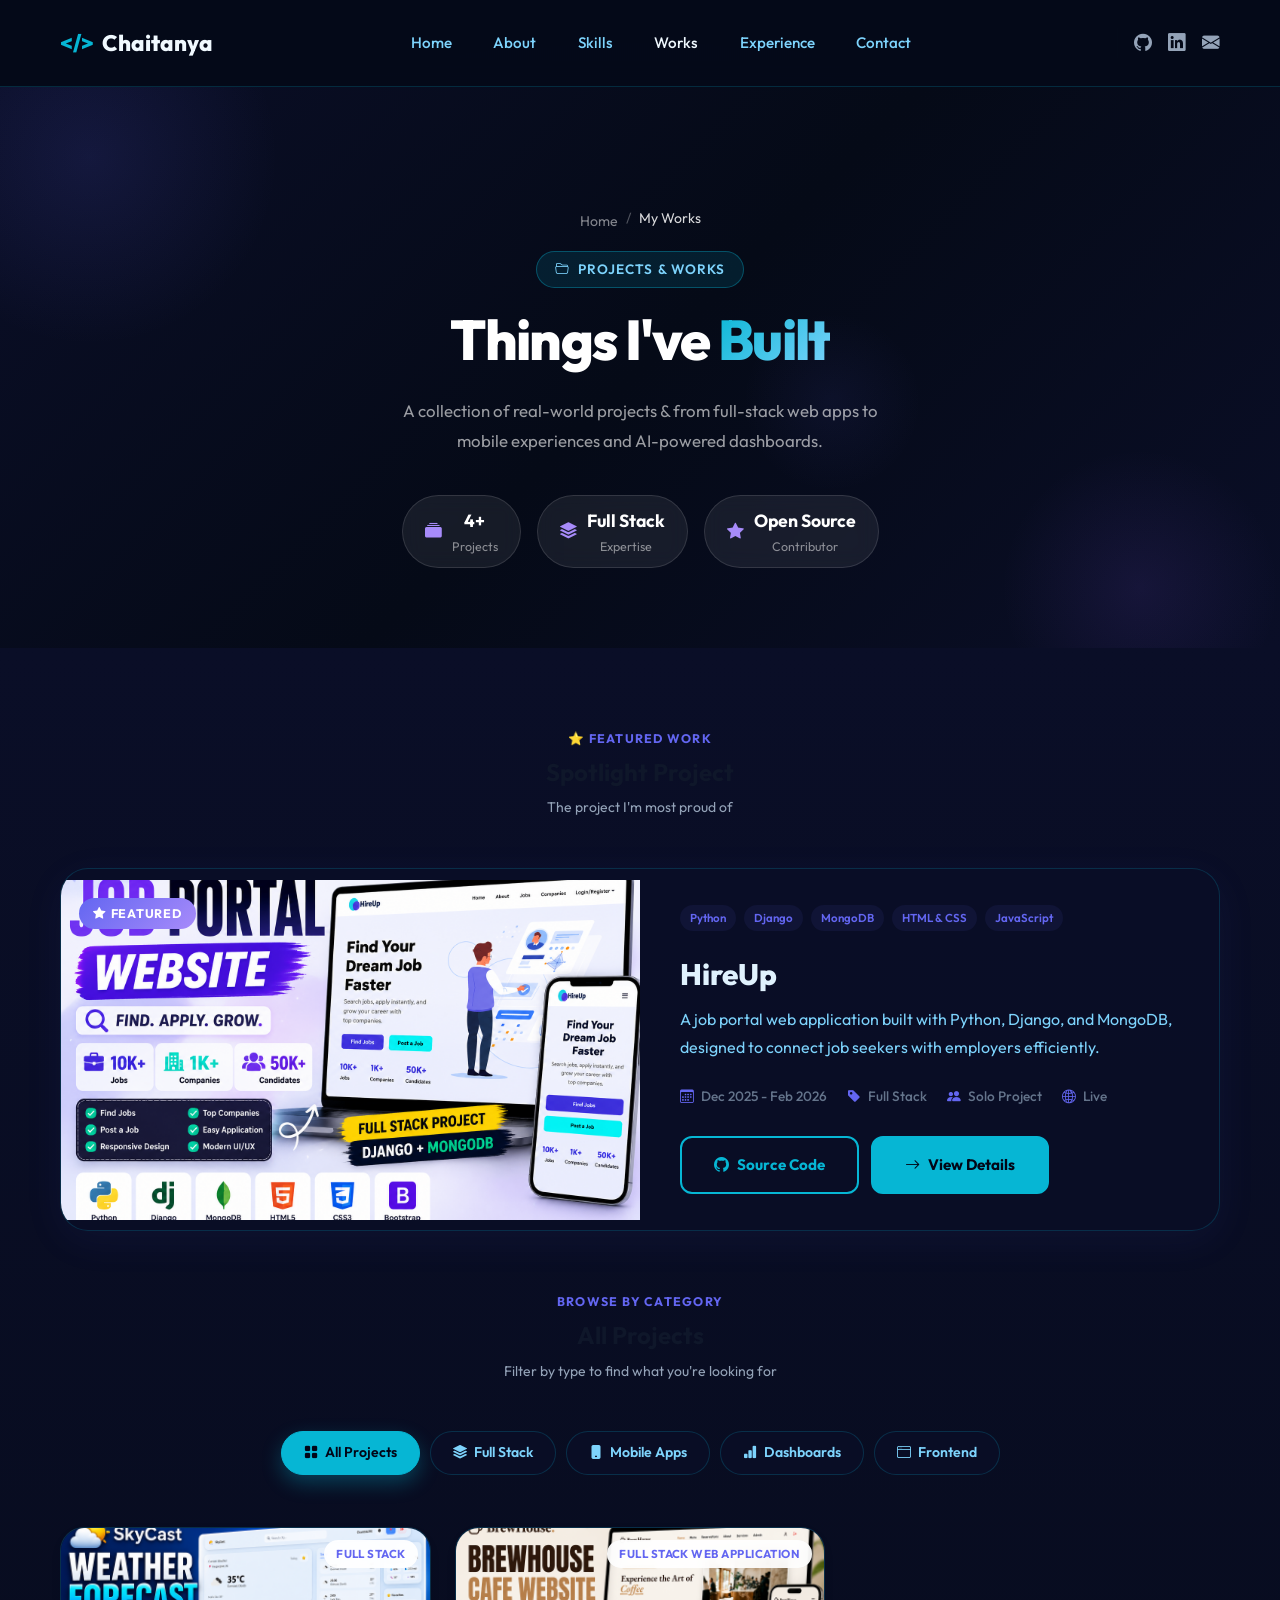
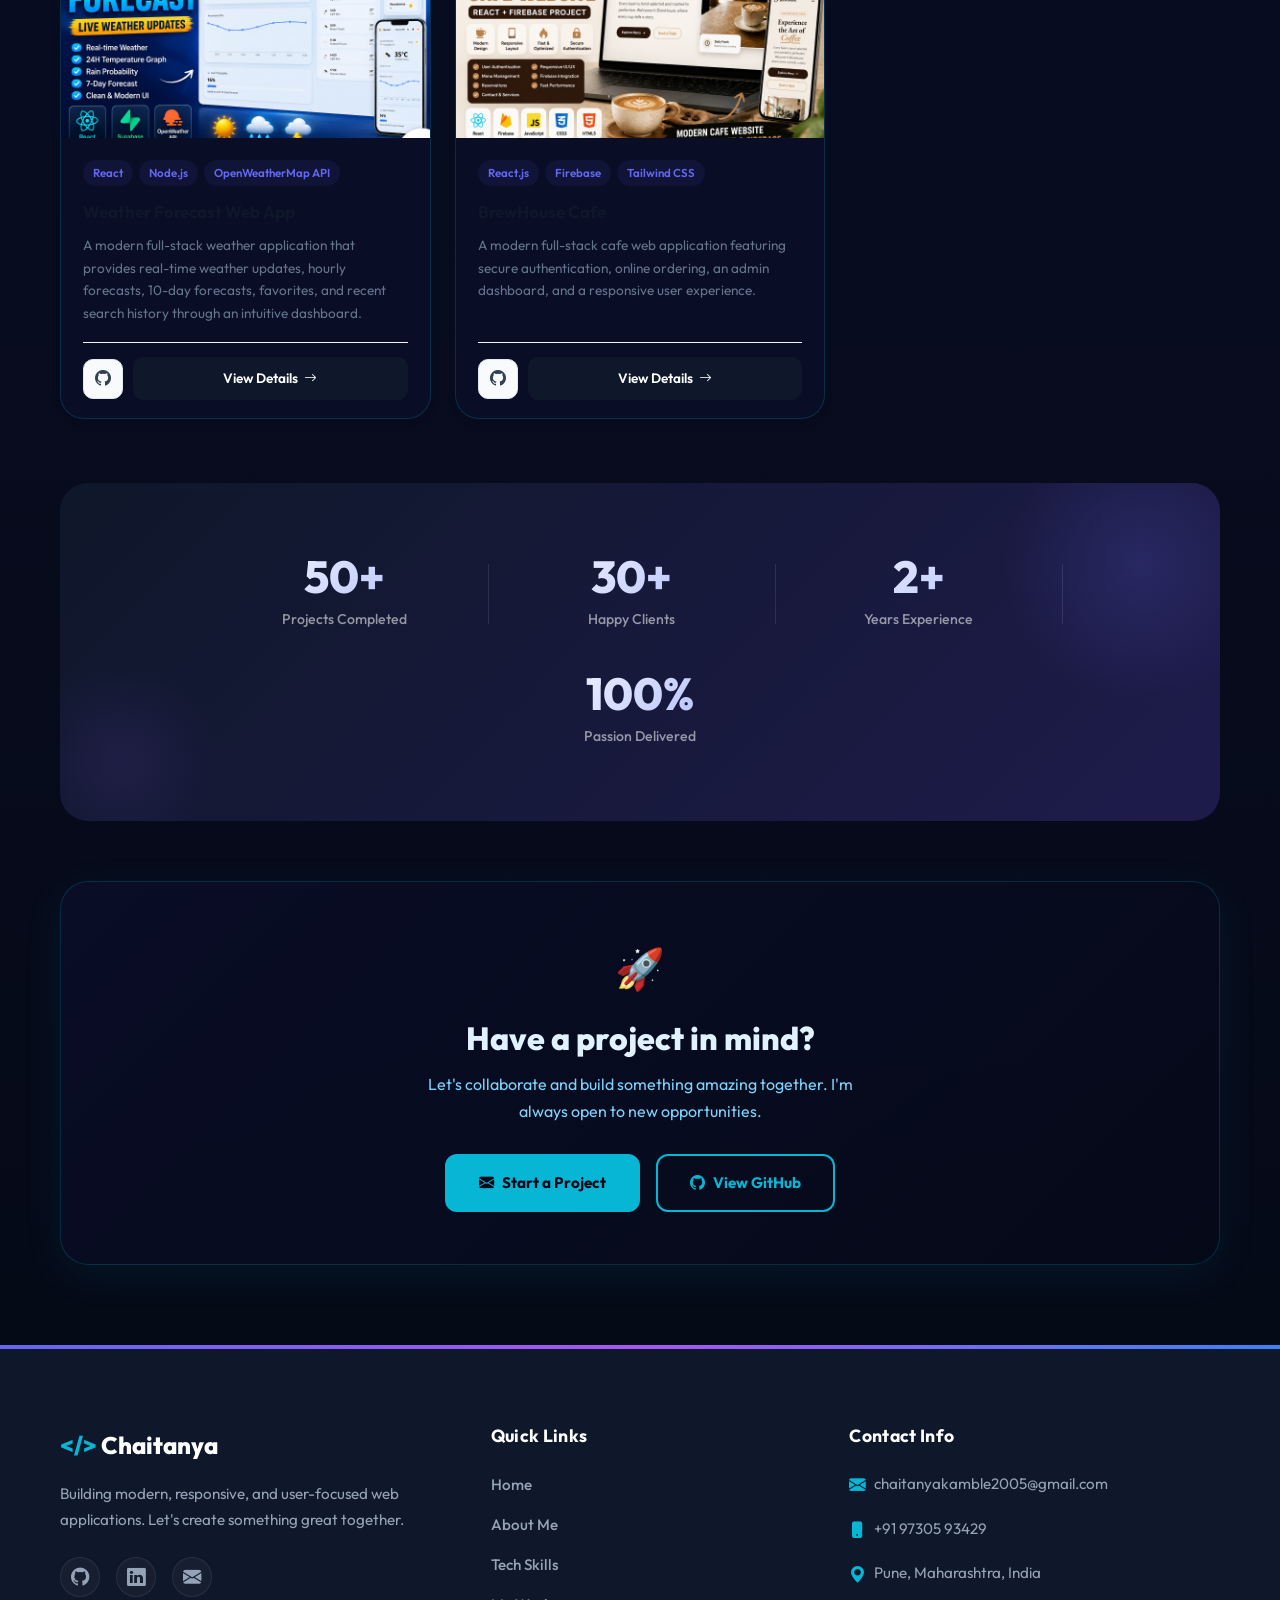
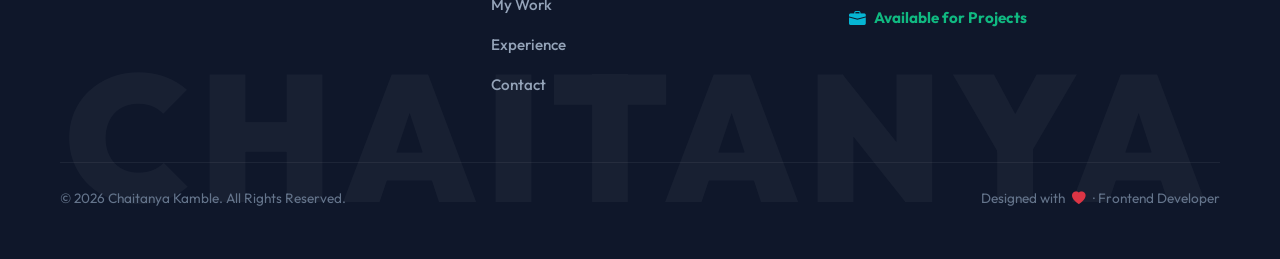
<file: works.html>
﻿<!DOCTYPE html>
<html lang="en">

<head>
  <meta charset="UTF-8">
  <meta http-equiv="X-UA-Compatible" content="IE=edge">
  <meta name="viewport" content="width=device-width, initial-scale=1.0">
  <title>My Works | Chaitanya Kamble</title>

  <!-- SEO Meta Tags -->
  <meta name="description"
    content="Explore the projects and works of Chaitanya Kamble â€” Full Stack Web Developer. Includes Full Stack apps, Mobile apps, Dashboards, and more.">
  <meta name="keywords"
    content="Chaitanya Kamble, Projects, Portfolio, Works, React, Node.js, Django, Full Stack, Web Developer">
  <meta name="author" content="Chaitanya Kamble">

  <!-- Favicons -->
  <link href="images/favicon.jpeg" rel="icon">

  <!-- Bootstrap 5 CSS CDN -->
  <link href="https://cdn.jsdelivr.net/npm/bootstrap@5.3.0/dist/css/bootstrap.min.css" rel="stylesheet">
  <!-- Bootstrap Icons CDN -->
  <link rel="stylesheet" href="https://cdn.jsdelivr.net/npm/bootstrap-icons@1.10.5/font/bootstrap-icons.css">
  <!-- Custom Stylesheet -->
  <link rel="stylesheet" href="css/style.css?v=1.1">

  <style>
    /* ==========================================
     * WORKS PAGE â€” ADDITIONAL STYLES
     * ========================================== */

    /* --- Hero Banner --- */
    .works-hero {
      background: linear-gradient(135deg, #0a0e27 0%, #050a17 50%, #0a0e27 100%);
      padding: 120px 0 80px;
      position: relative;
      overflow: hidden;
    }

    .works-hero-orb {
      position: absolute;
      border-radius: 50%;
      pointer-events: none;
    }

    .works-hero-badge {
      display: inline-flex;
      align-items: center;
      gap: 8px;
      background: rgba(6, 182, 212, 0.12);
      border: 1px solid rgba(6, 182, 212, 0.35);
      color: #7dd3fc;
      padding: 6px 18px;
      border-radius: 50px;
      font-size: 0.85rem;
      font-weight: 600;
      letter-spacing: 0.08em;
      text-transform: uppercase;
      margin-bottom: 20px;
    }

    .works-hero-title {
      font-size: 3.5rem;
      font-weight: 800;
      color: #ffffff;
      letter-spacing: -0.03em;
      line-height: 1.15;
    }

    .works-hero-title span {
      background: linear-gradient(135deg, #06b6d4, #7dd3fc);
      -webkit-background-clip: text;
      -webkit-text-fill-color: transparent;
      background-clip: text;
    }

    .works-hero-sub {
      color: rgba(255, 255, 255, 0.6);
      font-size: 1.05rem;
      max-width: 520px;
      margin: 0 auto;
      line-height: 1.75;
    }

    .works-breadcrumb .breadcrumb-item a {
      color: rgba(255,255,255,0.5);
      font-size: 0.88rem;
      text-decoration: none;
    }

    .works-breadcrumb .breadcrumb-item.active {
      color: rgba(255,255,255,0.85);
      font-size: 0.88rem;
    }

    .works-breadcrumb .breadcrumb-item + .breadcrumb-item::before {
      color: rgba(255,255,255,0.3);
    }

    /* Quick stat pills */
    .works-stat-pills {
      display: flex;
      gap: 16px;
      flex-wrap: wrap;
      justify-content: center;
      margin-top: 40px;
    }

    .works-stat-pill {
      background: rgba(255,255,255,0.07);
      border: 1px solid rgba(255,255,255,0.12);
      backdrop-filter: blur(10px);
      border-radius: 50px;
      padding: 10px 22px;
      display: flex;
      align-items: center;
      gap: 10px;
      color: #fff;
    }

    .works-stat-pill i { color: #a78bfa; font-size: 1.05rem; }
    .works-stat-pill strong { font-size: 1.1rem; font-weight: 700; }
    .works-stat-pill span { font-size: 0.78rem; color: rgba(255,255,255,0.5); }

    /* --- Main Body --- */
    .works-body { background: linear-gradient(180deg, #0a0e27 0%, #050a17 100%); padding: 80px 0; }

    /* --- Filter Bar --- */
    .works-filter-bar {
      display: flex;
      flex-wrap: wrap;
      gap: 10px;
      justify-content: center;
      margin-bottom: 52px;
    }

    .works-filter-btn {
      padding: 9px 22px;
      border-radius: 50px;
      border: 1.5px solid rgba(6, 182, 212, 0.2);
      background: rgba(10, 14, 39, 0.8);
      color: #7dd3fc;
      font-size: 0.88rem;
      font-weight: 600;
      cursor: pointer;
      transition: all 0.3s cubic-bezier(0.16, 1, 0.3, 1);
      font-family: 'Outfit', sans-serif;
      display: inline-flex;
      align-items: center;
      gap: 7px;
    }

    .works-filter-btn:hover {
      border-color: #06b6d4;
      color: #f0f9ff;
      transform: translateY(-2px);
      box-shadow: 0 4px 15px rgba(6,182,212,0.16);
    }

    .works-filter-btn.active {
      background: #06b6d4;
      border-color: #06b6d4;
      color: #020617;
      box-shadow: 0 8px 20px rgba(6,182,212,0.3);
    }

    /* --- Featured Project Spotlight --- */
    .featured-project {
      background: rgba(10, 14, 39, 0.92);
      border: 1.5px solid rgba(6, 182, 212, 0.2);
      border-radius: 28px;
      overflow: hidden;
      margin-bottom: 60px;
      box-shadow: 0 10px 40px rgba(99,102,241,0.07);
      transition: all 0.4s cubic-bezier(0.16, 1, 0.3, 1);
    }

    .featured-project:hover {
      box-shadow: 0 20px 60px rgba(99,102,241,0.13);
      transform: translateY(-4px);
    }

    .featured-project-img-wrap {
      background: #f1f5f9;
      height: 340px;
      overflow: hidden;
      position: relative;
    }

    .featured-project-img-wrap img {
      width: 100%;
      height: 100%;
      object-fit: cover;
      transition: transform 0.6s cubic-bezier(0.16, 1, 0.3, 1);
    }

    .featured-project:hover .featured-project-img-wrap img {
      transform: scale(1.04);
    }

    .featured-badge {
      position: absolute;
      top: 18px;
      left: 18px;
      background: linear-gradient(135deg, #6366f1, #a78bfa);
      color: #fff;
      font-size: 0.78rem;
      font-weight: 700;
      padding: 5px 14px;
      border-radius: 50px;
      letter-spacing: 0.06em;
      text-transform: uppercase;
      display: flex;
      align-items: center;
      gap: 5px;
    }

    .featured-project-body {
      padding: 36px 40px;
    }

    .featured-project-body h2 {
      font-size: 1.85rem;
      font-weight: 800;
      color: #e0f2fe;
      margin-bottom: 12px;
    }

    .featured-project-body p {
      color: #7dd3fc;
      font-size: 1rem;
      line-height: 1.75;
      margin-bottom: 24px;
    }

    .featured-meta-row {
      display: flex;
      flex-wrap: wrap;
      gap: 20px;
      margin-bottom: 28px;
    }

    .featured-meta-item {
      display: flex;
      align-items: center;
      gap: 7px;
      font-size: 0.85rem;
      color: #64748b;
      font-weight: 500;
    }

    .featured-meta-item i { color: #6366f1; }

    .featured-actions {
      display: flex;
      gap: 12px;
      flex-wrap: wrap;
    }

    /* --- Project Card (enhanced) --- */
    .work-card {
      background: rgba(10, 14, 39, 0.9);
      border-radius: 24px;
      border: 1.5px solid rgba(6, 182, 212, 0.2);
      overflow: hidden;
      box-shadow: 0 4px 20px rgba(0,0,0,0.02);
      transition: all 0.4s cubic-bezier(0.16, 1, 0.3, 1);
      display: flex;
      flex-direction: column;
      height: 100%;
      position: relative;
    }

    .work-card:hover {
      transform: translateY(-8px);
      box-shadow: 0 20px 50px rgba(6,182,212,0.12);
      border-color: rgba(6,182,212,0.3);
    }

    .work-card-img-wrap {
      height: 210px;
      overflow: hidden;
      background: #f1f5f9;
      position: relative;
      flex-shrink: 0;
    }

    .work-card-img-wrap img {
      width: 100%;
      height: 100%;
      object-fit: cover;
      transition: transform 0.5s cubic-bezier(0.16, 1, 0.3, 1);
    }

    .work-card:hover .work-card-img-wrap img {
      transform: scale(1.07);
    }

    .work-card-overlay {
      position: absolute;
      inset: 0;
      background: linear-gradient(to top, rgba(15,23,42,0.4) 0%, transparent 60%);
      opacity: 0;
      transition: opacity 0.4s ease;
    }

    .work-card:hover .work-card-overlay { opacity: 1; }

    .work-card-category-pill {
      position: absolute;
      top: 12px;
      right: 12px;
      background: rgba(255,255,255,0.92);
      backdrop-filter: blur(8px);
      border-radius: 50px;
      padding: 4px 12px;
      font-size: 0.72rem;
      font-weight: 700;
      color: #6366f1;
      letter-spacing: 0.04em;
      text-transform: uppercase;
    }

    .work-card-body {
      padding: 22px 22px 18px;
      display: flex;
      flex-direction: column;
      flex: 1;
    }

    .work-card-tags {
      display: flex;
      flex-wrap: wrap;
      gap: 6px;
      margin-bottom: 12px;
    }

    .work-card-tag {
      font-size: 0.72rem;
      font-weight: 600;
      color: #6366f1;
      background: rgba(99,102,241,0.08);
      padding: 3px 10px;
      border-radius: 50px;
      transition: all 0.25s ease;
    }

    .work-card-tag:hover {
      background: #6366f1;
      color: #fff;
    }

    .work-card-title {
      font-size: 1.05rem;
      font-weight: 700;
      color: #0f172a;
      margin-bottom: 8px;
    }

    .work-card-desc {
      font-size: 0.85rem;
      color: #64748b;
      line-height: 1.65;
      flex: 1;
      margin-bottom: 18px;
    }

    .work-card-footer {
      display: flex;
      align-items: center;
      gap: 10px;
      border-top: 1px solid #f1f5f9;
      padding-top: 14px;
    }

    .btn-work-github {
      width: 40px;
      height: 40px;
      border-radius: 10px;
      background: #f8fafc;
      border: 1.5px solid #e2e8f0;
      display: flex;
      align-items: center;
      justify-content: center;
      color: #334155;
      font-size: 1rem;
      text-decoration: none;
      transition: all 0.3s ease;
      flex-shrink: 0;
    }

    .btn-work-github:hover {
      background: #0f172a;
      border-color: #0f172a;
      color: #fff;
      transform: translateY(-2px);
    }

    .btn-work-live {
      flex: 1;
      background: #0f172a;
      color: #fff;
      border: 1.5px solid #0f172a;
      padding: 9px 16px;
      border-radius: 10px;
      font-weight: 600;
      font-size: 0.85rem;
      text-decoration: none;
      display: flex;
      align-items: center;
      justify-content: center;
      gap: 6px;
      transition: all 0.3s ease;
    }

    .btn-work-live:hover {
      background: #6366f1;
      border-color: #6366f1;
      color: #fff;
      transform: translateY(-2px);
      box-shadow: 0 6px 16px rgba(99,102,241,0.25);
    }

    /* --- No results message --- */
    .no-results {
      display: none;
      text-align: center;
      padding: 60px 20px;
      color: #94a3b8;
    }

    .no-results i { font-size: 2.5rem; margin-bottom: 12px; }

    /* --- Stats Banner --- */
    .works-stats-banner {
      background: linear-gradient(135deg, #0f172a 0%, #1e1b4b 100%);
      border-radius: 28px;
      padding: 52px 40px;
      margin: 64px 0 60px;
      position: relative;
      overflow: hidden;
    }

    .works-stats-banner::before {
      content: '';
      position: absolute;
      top: -60px; right: -60px;
      width: 280px; height: 280px;
      background: radial-gradient(circle, rgba(99,102,241,0.18), transparent 70%);
      border-radius: 50%;
      pointer-events: none;
    }

    .works-stats-banner::after {
      content: '';
      position: absolute;
      bottom: -40px; left: -40px;
      width: 200px; height: 200px;
      background: radial-gradient(circle, rgba(139,92,246,0.1), transparent 70%);
      border-radius: 50%;
      pointer-events: none;
    }

    .stat-box {
      text-align: center;
      padding: 20px 10px;
      position: relative;
      z-index: 1;
    }

    .stat-box-number {
      font-size: 2.8rem;
      font-weight: 800;
      background: linear-gradient(135deg, #ffffff, #a5b4fc);
      -webkit-background-clip: text;
      -webkit-text-fill-color: transparent;
      background-clip: text;
      line-height: 1;
      margin-bottom: 8px;
    }

    .stat-box-label {
      font-size: 0.88rem;
      color: rgba(255,255,255,0.55);
      font-weight: 500;
    }

    .stat-box-divider {
      width: 1px;
      background: rgba(255,255,255,0.1);
      align-self: stretch;
    }

    /* --- CTA Section --- */
    .works-cta {
      background: linear-gradient(135deg, rgba(10, 14, 39, 0.92), rgba(5, 10, 25, 0.92));
      border: 1.5px solid rgba(6, 182, 212, 0.2);
      border-radius: 28px;
      padding: 52px 40px;
      text-align: center;
      box-shadow: 0 10px 40px rgba(6,182,212,0.08);
    }

    .works-cta h2 { font-size: 2rem; font-weight: 800; color: #e0f2fe; margin-bottom: 12px; }
    .works-cta p { color: #7dd3fc; max-width: 460px; margin: 0 auto 28px; }

    .btn-cta-primary {
      background: #06b6d4;
      color: #020617;
      padding: 14px 32px;
      border-radius: 12px;
      text-decoration: none;
      font-weight: 700;
      font-size: 0.95rem;
      display: inline-flex;
      align-items: center;
      gap: 8px;
      transition: all 0.35s cubic-bezier(0.16, 1, 0.3, 1);
      border: 2px solid #06b6d4;
    }

    .btn-cta-primary:hover {
      background: #0891b2;
      border-color: #0891b2;
      color: #f0f9ff;
      transform: translateY(-3px);
      box-shadow: 0 12px 28px rgba(6,182,212,0.35);
    }

    .btn-cta-outline {
      background: transparent;
      color: #06b6d4;
      padding: 14px 32px;
      border-radius: 12px;
      text-decoration: none;
      font-weight: 700;
      font-size: 0.95rem;
      display: inline-flex;
      align-items: center;
      gap: 8px;
      transition: all 0.35s cubic-bezier(0.16, 1, 0.3, 1);
      border: 2px solid #06b6d4;
    }

    .btn-cta-outline:hover {
      background: #06b6d4;
      color: #020617;
      transform: translateY(-3px);
      box-shadow: 0 12px 28px rgba(6,182,212,0.3);
    }

    /* --- Section Label --- */
    .section-label {
      font-size: 0.78rem;
      font-weight: 700;
      letter-spacing: 0.1em;
      text-transform: uppercase;
      color: #6366f1;
      margin-bottom: 6px;
    }

    /* --- Reveal animation --- */
    .reveal {
      opacity: 0;
      transform: translateY(28px);
      transition: opacity 0.7s ease, transform 0.7s cubic-bezier(0.16, 1, 0.3, 1);
    }

    .reveal.visible { opacity: 1; transform: translateY(0); }

    /* Project item hide/show for filter */
    .work-item { transition: opacity 0.3s ease, transform 0.3s ease; }
    .work-item.hiding { opacity: 0; transform: scale(0.95); pointer-events: none; }

    /* --- Responsive --- */
    @media (max-width: 991px) {
      .featured-project-img-wrap { height: 240px; }
      .featured-project-body { padding: 24px 24px; }
      .featured-project-body h2 { font-size: 1.5rem; }
    }

    @media (max-width: 768px) {
      .works-hero-title { font-size: 2.2rem; }
      .works-stats-banner { padding: 36px 20px; }
      .works-cta { padding: 36px 20px; }
      .stat-box-number { font-size: 2rem; }
    }
  </style>
</head>

<body>
  <div class="app-wrapper">

    <!-- ==========================================
     * NAVIGATION BAR
     * ========================================== -->
    <nav class="navbar navbar-expand-lg sticky-top custom-navbar">
      <div class="container">
        <a class="navbar-brand navbar-logo" href="index.html" id="logoLink">
          <span>&lt;/&gt;</span> Chaitanya
        </a>

        <button class="navbar-toggler" type="button" data-bs-toggle="collapse" data-bs-target="#navbarNav"
          aria-controls="navbarNav" aria-expanded="false" aria-label="Toggle navigation">
          <span class="navbar-toggler-icon">
            <span class="navbar-toggler-span"></span>
          </span>
        </button>

        <div class="collapse navbar-collapse justify-content-center" id="navbarNav">
          <ul class="navbar-nav align-items-center">
            <li class="nav-item">
              <a class="nav-link custom-nav-link" href="index.html">Home</a>
            </li>
            <li class="nav-item">
              <a class="nav-link custom-nav-link" href="about.html">About</a>
            </li>
            <li class="nav-item">
              <a class="nav-link custom-nav-link" href="skills.html">Skills</a>
            </li>
            <li class="nav-item">
              <a class="nav-link custom-nav-link active" href="works.html">Works</a>
            </li>
            <li class="nav-item">
              <a class="nav-link custom-nav-link" href="experience.html">Experience</a>
            </li>
            <li class="nav-item">
              <a class="nav-link custom-nav-link" href="index.html#contact">Contact</a>
            </li>
          </ul>
        </div>

        <div class="navbar-socials border-start ps-3 d-none d-lg-flex">
          <a href="https://github.com/chaitanya-295" target="_blank" class="social-nav-icon"><i class="bi bi-github"></i></a>
          <a href="https://www.linkedin.com/in/chaitanyakamble29" target="_blank" class="social-nav-icon"><i class="bi bi-linkedin"></i></a>
          <a href="mailto:chaitanyakamble2005@gmail.com" class="social-nav-icon"><i class="bi bi-envelope-fill"></i></a>
        </div>
      </div>
    </nav>

    <!-- ==========================================
     * HERO SECTION
     * ========================================== -->
    <section class="works-hero" id="works-top">
      <!-- Decorative orbs -->
      <div class="works-hero-orb" style="width:380px;height:380px;top:-120px;left:-100px;background:radial-gradient(circle,rgba(99,102,241,0.12),transparent 70%);"></div>
      <div class="works-hero-orb" style="width:280px;height:280px;bottom:-80px;right:0;background:radial-gradient(circle,rgba(139,92,246,0.1),transparent 70%);"></div>
      <div class="works-hero-orb" style="width:180px;height:180px;top:40%;left:58%;background:radial-gradient(circle,rgba(99,102,241,0.07),transparent 70%);"></div>

      <div class="container text-center position-relative" style="z-index:2;">
        <!-- Breadcrumb -->
        <nav aria-label="breadcrumb">
          <ol class="breadcrumb works-breadcrumb justify-content-center">
            <li class="breadcrumb-item"><a href="index.html">Home</a></li>
            <li class="breadcrumb-item active" aria-current="page">My Works</li>
          </ol>
        </nav>

        <div class="works-hero-badge">
          <i class="bi bi-folder2-open"></i> Projects &amp; Works
        </div>

        <h1 class="works-hero-title mb-4">
          Things I've <span>Built</span>
        </h1>
        <p class="works-hero-sub mx-auto">
          A collection of real-world projects & from full-stack web apps to mobile experiences and AI-powered dashboards.
        </p>

        <!-- Stat Pills -->
        <div class="works-stat-pills">
          <div class="works-stat-pill">
            <i class="bi bi-collection-fill"></i>
            <div><strong>4+</strong><span class="d-block">Projects</span></div>
          </div>
          <div class="works-stat-pill">
            <i class="bi bi-stack"></i>
            <div><strong>Full Stack</strong><span class="d-block">Expertise</span></div>
          </div>
          <!--<div class="works-stat-pill">
            <i class="bi bi-people-fill"></i>
            <div><strong>30+</strong><span class="d-block">Clients Served</span></div>
          </div>-->
          <div class="works-stat-pill">
            <i class="bi bi-star-fill"></i>
            <div><strong>Open Source</strong><span class="d-block">Contributor</span></div>
          </div>
        </div>
      </div>
    </section>

    <!-- ==========================================
     * MAIN BODY
     * ========================================== -->
    <div class="works-body">
      <div class="container">

        <!-- ===== FEATURED PROJECT SPOTLIGHT ===== -->
        <div class="reveal" id="featured-section">
          <p class="section-label text-center mb-2">&#11088; Featured Work</p>
          <h2 class="text-center fw-bold mb-2" style="color:#0f172a; font-size:1.5rem;">Spotlight Project</h2>
          <p class="text-center text-muted small mb-5">The project I'm most proud of</p>

          <div class="featured-project">
            <div class="row g-0 align-items-center">
              <div class="col-lg-6">
                <div class="featured-project-img-wrap">
                  <img src="images/Job-portal-web-app.png" alt="DevFlow - Developer Community Platform">
                  <div class="featured-badge">
                    <i class="bi bi-star-fill"></i> Featured
                  </div>
                </div>
              </div>
              <div class="col-lg-6">
                <div class="featured-project-body">
                  <!-- Tech tags -->
                  <div class="d-flex flex-wrap gap-2 mb-4">
                    <span class="work-card-tag">Python</span>
                    <span class="work-card-tag">Django</span>
                    <span class="work-card-tag">MongoDB</span>
                    <span class="work-card-tag">HTML & CSS</span>
                    <span class="work-card-tag">JavaScript</span>
                  </div>
                  <h2>HireUp</h2>
                  <p>A job portal web application built with Python, Django, and MongoDB, designed to connect job seekers with employers efficiently.</p>
                  <!-- Meta info -->
                  <div class="featured-meta-row">
                    <div class="featured-meta-item">
                      <i class="bi bi-calendar3"></i> Dec 2025 - Feb 2026
                    </div>
                    <div class="featured-meta-item">
                      <i class="bi bi-tag-fill"></i> Full Stack
                    </div>
                    <div class="featured-meta-item">
                      <i class="bi bi-people-fill"></i> Solo Project
                    </div>
                    <div class="featured-meta-item">
                      <i class="bi bi-globe2"></i> Live
                    </div>
                  </div>
                  <!-- Action buttons -->
                  <div class="featured-actions">
                    <a href="https://github.com/chaitanya-295/jobportal-website" target="_blank" class="btn-cta-outline">
                      <i class="bi bi-github"></i> Source Code
                    </a>
                    <a href="project-detail.html?id=jobPortal" class="btn-cta-primary">
                      <i class="bi bi-arrow-right"></i> View Details
                    </a>
                  </div>
                </div>
              </div>
            </div>
          </div>
        </div>

        <!-- ===== FILTER BAR ===== -->
        <div class="reveal" id="filter-section">
          <p class="section-label text-center mb-2">Browse by Category</p>
          <h2 class="text-center fw-bold mb-2" style="color:#0f172a; font-size:1.5rem;">All Projects</h2>
          <p class="text-center text-muted small mb-5">Filter by type to find what you're looking for</p>

          <div class="works-filter-bar" id="worksFilterBar">
            <button class="works-filter-btn active" data-filter="all" id="filter-all">
              <i class="bi bi-grid-fill"></i> All Projects
            </button>
            <button class="works-filter-btn" data-filter="fullstack" id="filter-fullstack">
              <i class="bi bi-stack"></i> Full Stack
            </button>
            <button class="works-filter-btn" data-filter="mobile" id="filter-mobile">
              <i class="bi bi-phone-fill"></i> Mobile Apps
            </button>
            <button class="works-filter-btn" data-filter="dashboard" id="filter-dashboard">
              <i class="bi bi-bar-chart-fill"></i> Dashboards
            </button>
            <button class="works-filter-btn" data-filter="frontend" id="filter-frontend">
              <i class="bi bi-window"></i> Frontend
            </button>
          </div>
        </div>

        <!-- ===== PROJECT GRID ===== -->
        <div class="row g-4 reveal" id="projects-grid">

          <!-- Project 1: DevFlow -->
          <div class="col-sm-6 col-lg-4 work-item" data-category="fullstack">
            <div class="work-card">
              <div class="work-card-img-wrap">
                <img src="images/weather-web-app.png" alt="DevFlow">
                <div class="work-card-overlay"></div>
                <div class="work-card-category-pill">Full Stack</div>
              </div>
              <div class="work-card-body">
                <div class="work-card-tags">
                  <span class="work-card-tag">React</span>
                  <span class="work-card-tag">Node.js</span>
                  <span class="work-card-tag">OpenWeatherMap API</span>
                </div>
                <div class="work-card-title">Weather Forecast Web App</div>
                <p class="work-card-desc">A modern full-stack weather application that provides real-time weather updates, hourly forecasts, 10-day forecasts, favorites, and recent search history through an intuitive dashboard.</p>
                <div class="work-card-footer">
                  <a href="https://github.com/chaitanya-295/weather-app" target="_blank" class="btn-work-github" title="Source Code">
                    <i class="bi bi-github"></i>
                  </a>
                  <a href="project-detail.html?id=weatherapp" class="btn-work-live">
                    View Details <i class="bi bi-arrow-right" style="font-size:0.8rem;"></i>
                  </a>
                </div>
              </div>
            </div>
          </div>

          <!-- Project 2: Apex Tracker -->
          <div class="col-sm-6 col-lg-4 work-item" data-category="mobile">
            <div class="work-card">
              <div class="work-card-img-wrap">
                <img src="images/brewhouse-website.png" alt="Apex Tracker">
                <div class="work-card-overlay"></div>
                <div class="work-card-category-pill">Full Stack Web Application</div>
              </div>
              <div class="work-card-body">
                <div class="work-card-tags">
                  <span class="work-card-tag">React.js</span>
                  <span class="work-card-tag">Firebase</span>
                  <span class="work-card-tag">Tailwind CSS</span>
                </div>
                <div class="work-card-title">BrewHouse Cafe</div>
                <p class="work-card-desc">A modern full-stack cafe web application featuring secure authentication, online ordering, an admin dashboard, and a responsive user experience.</p>
                <div class="work-card-footer">
                  <a href="https://github.com/chaitanya-295/BrewHouse-Cafe" target="_blank" class="btn-work-github" title="Source Code">
                    <i class="bi bi-github"></i>
                  </a>
                  <a href="project-detail.html?id=brewhouse" class="btn-work-live">
                    View Details <i class="bi bi-arrow-right" style="font-size:0.8rem;"></i>
                  </a>
                </div>
              </div>
            </div>
          </div>
        </div>

        <!-- No Results -->
        <div class="no-results" id="noResults">
          <i class="bi bi-folder-x d-block"></i>
          <p class="fw-semibold mt-2">No projects in this category yet.</p>
          <p class="small">Check back soon or explore other categories!</p>
        </div>

        <!-- ===== STATS BANNER ===== -->
        <div class="works-stats-banner reveal" id="stats-banner">
          <div class="row justify-content-center text-center g-0 align-items-center">
            <div class="col-6 col-md-3">
              <div class="stat-box">
                <div class="stat-box-number">50+</div>
                <div class="stat-box-label">Projects Completed</div>
              </div>
            </div>
            <div class="d-none d-md-flex col-md-auto align-items-center" style="padding:0 8px;">
              <div class="stat-box-divider" style="height:60px;"></div>
            </div>
            <div class="col-6 col-md-3">
              <div class="stat-box">
                <div class="stat-box-number">30+</div>
                <div class="stat-box-label">Happy Clients</div>
              </div>
            </div>
            <div class="d-none d-md-flex col-md-auto align-items-center" style="padding:0 8px;">
              <div class="stat-box-divider" style="height:60px;"></div>
            </div>
            <div class="col-6 col-md-3">
              <div class="stat-box">
                <div class="stat-box-number">2+</div>
                <div class="stat-box-label">Years Experience</div>
              </div>
            </div>
            <div class="d-none d-md-flex col-md-auto align-items-center" style="padding:0 8px;">
              <div class="stat-box-divider" style="height:60px;"></div>
            </div>
            <div class="col-6 col-md-3">
              <div class="stat-box">
                <div class="stat-box-number">100%</div>
                <div class="stat-box-label">Passion Delivered</div>
              </div>
            </div>
          </div>
        </div>

        <!-- ===== CTA ===== -->
        <div class="works-cta reveal" id="works-cta">
          <div style="font-size:2.5rem; margin-bottom:16px;">&#128640;</div>
          <h2>Have a project in mind?</h2>
          <p>Let's collaborate and build something amazing together. I'm always open to new opportunities.</p>
          <div class="d-flex gap-3 justify-content-center flex-wrap">
            <a href="index.html#contact" class="btn-cta-primary">
              <i class="bi bi-envelope-fill"></i> Start a Project
            </a>
            <a href="https://github.com/chaitanya-295" target="_blank" class="btn-cta-outline">
              <i class="bi bi-github"></i> View GitHub
            </a>
          </div>
        </div>

      </div>
    </div>

    <!-- ==========================================
     * FOOTER
     * ========================================== -->
    <footer class="footer">
      <div class="container">
        <div class="row g-4 mb-5">
          <div class="col-lg-4 text-start">
            <a class="footer-logo mb-3 d-inline-block" href="index.html">
              <span>&lt;/&gt;</span> Chaitanya
            </a>
            <p class="footer-description pe-lg-4">
              Building modern, responsive, and user-focused web applications. Let's create something great together.
            </p>
            <div class="footer-socials-grid mt-4">
              <a href="https://github.com/chaitanya-295" target="_blank" class="footer-social-icon-v3" title="GitHub"><i class="bi bi-github"></i></a>
              <a href="https://www.linkedin.com/in/chaitanyakamble29" target="_blank" class="footer-social-icon-v3" title="LinkedIn"><i class="bi bi-linkedin"></i></a>
              <a href="mailto:chaitanyakamble2005@gmail.com" class="footer-social-icon-v3" title="Email"><i class="bi bi-envelope-fill"></i></a>
            </div>
          </div>

          <div class="col-12 col-sm-6 col-lg-4 text-start ps-lg-5 mb-4 mb-sm-0">
            <h4 class="footer-heading mb-4">Quick Links</h4>
            <ul class="list-unstyled footer-links">
              <li><a href="index.html">Home</a></li>
              <li><a href="about.html">About Me</a></li>
              <li><a href="skills.html">Tech Skills</a></li>
              <li><a href="works.html">My Work</a></li>
              <li><a href="experience.html">Experience</a></li>
              <li><a href="index.html#contact">Contact</a></li>
            </ul>
          </div>

          <div class="col-12 col-sm-6 col-lg-4 text-start">
            <h4 class="footer-heading mb-4">Contact Info</h4>
            <ul class="list-unstyled footer-contact-info">
              <li class="d-flex align-items-start gap-2 mb-3">
                <i class="bi bi-envelope-fill text-accent"></i>
                <a href="mailto:chaitanyakamble2005@gmail.com" class="text-decoration-none">chaitanyakamble2005@gmail.com</a>
              </li>
              <li class="d-flex align-items-start gap-2 mb-3">
                <i class="bi bi-phone-fill text-accent"></i>
                <span>+91 97305 93429</span>
              </li>
              <li class="d-flex align-items-start gap-2 mb-3">
                <i class="bi bi-geo-alt-fill text-accent"></i>
                <span>Pune, Maharashtra, India</span>
              </li>
              <li class="d-flex align-items-start gap-2">
                <i class="bi bi-briefcase-fill text-accent"></i>
                <span class="text-success-custom">Available for Projects</span>
              </li>
            </ul>
          </div>
        </div>

        <hr class="footer-divider mb-4">

        <div class="row align-items-center">
          <div class="col-md-6 text-start mb-3 mb-md-0">
            <p class="footer-copyright mb-0">
              &copy; <span id="copyrightYear">2026</span> Chaitanya Kamble. All Rights Reserved.
            </p>
          </div>
          <div class="col-md-6 text-start text-md-end">
            <p class="footer-credits mb-0">
              Designed with <i class="bi bi-heart-fill text-danger mx-1"></i> &middot; Frontend Developer
            </p>
          </div>
        </div>
      </div>
      <div class="footer-watermark">Chaitanya</div>
    </footer>

  </div>

  <!-- Bootstrap 5 Bundle JS -->
  <script src="https://cdn.jsdelivr.net/npm/bootstrap@5.3.0/dist/js/bootstrap.bundle.min.js"></script>

  <script>
    document.addEventListener('DOMContentLoaded', () => {

      // --- Navbar scroll effect ---
      const navbar = document.querySelector('.custom-navbar');
      window.addEventListener('scroll', () => {
        navbar.classList.toggle('scrolled', window.scrollY > 40);
      });

      // --- Copyright year ---
      document.getElementById('copyrightYear').textContent = new Date().getFullYear();

      // --- Category filter ---
      const filterBtns = document.querySelectorAll('.works-filter-btn');
      const workItems = document.querySelectorAll('.work-item');
      const noResults = document.getElementById('noResults');

      filterBtns.forEach(btn => {
        btn.addEventListener('click', () => {
          filterBtns.forEach(b => b.classList.remove('active'));
          btn.classList.add('active');

          const filter = btn.dataset.filter;
          let visibleCount = 0;

          workItems.forEach(item => {
            const cat = item.dataset.category;
            const match = filter === 'all' || cat === filter;

            if (match) {
              item.style.display = '';
              setTimeout(() => item.classList.remove('hiding'), 10);
              visibleCount++;
            } else {
              item.classList.add('hiding');
              setTimeout(() => item.style.display = 'none', 300);
            }
          });

          noResults.style.display = visibleCount === 0 ? 'block' : 'none';
        });
      });

      // --- Scroll reveal animation ---
      const revealObserver = new IntersectionObserver((entries) => {
        entries.forEach(entry => {
          if (entry.isIntersecting) {
            entry.target.classList.add('visible');
            revealObserver.unobserve(entry.target);
          }
        });
      }, { threshold: 0.1 });

      document.querySelectorAll('.reveal').forEach(el => revealObserver.observe(el));

      // --- Staggered card reveal ---
      const cardObserver = new IntersectionObserver((entries) => {
        entries.forEach(entry => {
          if (entry.isIntersecting) {
            const cards = entry.target.querySelectorAll('.work-item');
            cards.forEach((card, i) => {
              card.style.transitionDelay = `${i * 0.08}s`;
              card.style.opacity = '0';
              card.style.transform = 'translateY(24px)';
              setTimeout(() => {
                card.style.transition = 'opacity 0.55s ease, transform 0.55s cubic-bezier(0.16,1,0.3,1)';
                card.style.opacity = '1';
                card.style.transform = 'translateY(0)';
              }, 80 + i * 80);
            });
            cardObserver.unobserve(entry.target);
          }
        });
      }, { threshold: 0.08 });

      const grid = document.getElementById('projects-grid');
      if (grid) cardObserver.observe(grid);
    });
  </script>
</body>

</html>
</file>
<file: css/style.css>
/* ==========================================
 * DESIGN SYSTEM & ROOT VARIABLES
 * ========================================== */
@import url('https://fonts.googleapis.com/css2?family=Outfit:wght@300;400;500;600;700;800&display=swap');

:root {
  --primary-font: 'Outfit', sans-serif;
  --bg-gradient: radial-gradient(circle at 50% 50%, #0a0e27 0%, #020617 100%);
  --bg-body: #0a0e27;
  --color-dark: #f0f9ff;
  --color-slate-700: #e0f2fe;
  --color-slate-500: #94a3b8;
  --color-accent: #06b6d4;
  --color-accent-hover: #0891b2;
  --color-glass-bg: rgba(5, 10, 25, 0.95);
  --color-glass-border: rgba(6, 182, 212, 0.25);
  --glass-shadow: 0 16px 45px 0 rgba(2, 6, 23, 0.65);
  --card-shadow: 0 16px 40px -16px rgba(2, 6, 23, 0.6);
  --transition-smooth: all 0.4s cubic-bezier(0.16, 1, 0.3, 1);
  --border-radius-lg: 24px;
  --border-radius-md: 16px;
}

/* ==========================================
 * GENERAL STYLES
 * ========================================== */
* {
  box-sizing: border-box;
  margin: 0;
  padding: 0;
}

body {
  font-family: var(--primary-font);
  background: var(--bg-body);
  color: var(--color-slate-700);
  line-height: 1.7;
  overflow-x: hidden;
  -webkit-font-smoothing: antialiased;
  margin: 0;
}

.text-muted {
  color: #94a3b8 !important;
}

.text-secondary {
  color: #cbd5e1 !important;
}

.text-dark {
  color: #f8fafc !important;
}

.container {
  max-width: 1200px;
  margin: 0 auto;
  padding: 0 20px;
  width: 100%;
}

/* Overall Wrapper matching screenshot rounded screen frame */
.app-wrapper {
  background: var(--bg-gradient);
  min-height: 100vh;
  position: relative;
  width: 100%;
}

a {
  color: var(--color-accent);
  text-decoration: none;
  transition: var(--transition-smooth);
}

a:hover {
  color: var(--color-accent-hover);
}

h1,
h2,
h3,
h4,
h5,
h6 {
  color: var(--color-dark);
  font-weight: 700;
  line-height: 1.3;
}

/* ==========================================
 * NAV BAR STYLING
 * ========================================== */
.custom-navbar {
  background: rgba(5, 10, 25, 0.92);
  backdrop-filter: blur(12px);
  -webkit-backdrop-filter: blur(12px);
  border-bottom: 1px solid rgba(6, 182, 212, 0.2);
  transition: var(--transition-smooth);
  padding: 1.2rem 2rem;
  z-index: 1050;
}

.custom-navbar.scrolled {
  padding: 0.8rem 2rem;
  box-shadow: 0 4px 20px rgba(0, 0, 0, 0.03);
}

.navbar-logo {
  font-weight: 800;
  font-size: 1.4rem;
  color: var(--color-dark) !important;
  display: flex;
  align-items: center;
  gap: 0.5rem;
}

.navbar-logo span {
  color: var(--color-accent);
}

.custom-nav-link {
  font-weight: 500;
  color: #7dd3fc !important;
  margin: 0 0.8rem;
  font-size: 0.95rem;
  position: relative;
}

.custom-nav-link:hover,
.custom-nav-link.active {
  color: #f0f9ff !important;
}

.custom-nav-link::after {
  content: '';
  position: absolute;
  bottom: -4px;
  left: 0;
  width: 0;
  height: 2px;
  background-color: var(--color-accent);
  transition: var(--transition-smooth);
  display: none;
}

.custom-nav-link:hover::after,
.custom-nav-link.active::after {
  width: 100%;
}

.navbar-socials {
  display: flex;
  align-items: center;
  gap: 1rem;
  margin-left: 1.5rem;
  padding-left: 1.5rem;
  border-left: 1px solid rgba(15, 23, 42, 0.08) !important;
}

.social-nav-icon {
  color: #94a3b8;
  font-size: 1.1rem;
  transition: var(--transition-smooth);
}

.social-nav-icon:hover {
  color: #f8fafc;
  transform: translateY(-2px);
}

/* Mobile Toggle Custom Style */
.navbar-toggler {
  border: none;
  padding: 0;
  outline: none !important;
  box-shadow: none !important;
}

.navbar-toggler-icon {
  background-image: none;
  position: relative;
  width: 24px;
  height: 20px;
}

.navbar-toggler-icon::before,
.navbar-toggler-icon::after,
.navbar-toggler-span {
  content: '';
  position: absolute;
  left: 0;
  width: 100%;
  height: 2px;
  background-color: #f8fafc;
  transition: var(--transition-smooth);
}

.navbar-toggler-icon::before {
  top: 0;
}

.navbar-toggler-span {
  top: 9px;
}

.navbar-toggler-icon::after {
  bottom: 0;
}

.navbar-toggler[aria-expanded="true"] .navbar-toggler-icon::before {
  transform: rotate(45deg);
  top: 9px;
}

.navbar-toggler[aria-expanded="true"] .navbar-toggler-span {
  opacity: 0;
}

.navbar-toggler[aria-expanded="true"] .navbar-toggler-icon::after {
  transform: rotate(-45deg);
  bottom: 9px;
}

/* ==========================================
 * HERO SECTION & LAYOUT
 * ========================================== */
.hero-section {
  min-height: calc(100vh - 80px);
  display: flex;
  align-items: center;
  padding-top: 130px;
  padding-bottom: 50px;
  position: relative;
  overflow: hidden;
}

.hero-watermark {
  position: absolute;
  top: 30%;
  left: 10%;
  transform: translateY(-50%);
  display: flex;
  flex-direction: column;
  align-items: flex-start;
  justify-content: center;
  font-size: clamp(3rem, 12vw, 8.5rem);
  font-weight: 900;
  letter-spacing: 0.08em;
  text-transform: uppercase;
  color: rgba(255, 255, 255, 0.05);
  pointer-events: none;
  user-select: none;
  z-index: 0;
  line-height: 0.9;
  padding-left: 4rem;
}

.hero-watermark span {
  display: block;
}

.hero-watermark #heroTyped {
  display: inline-block;
}

.typed-cursor {
  display: inline-block;
  margin-left: 0.3rem;
  animation: blink 1s steps(2, start) infinite;
}

@keyframes blink {
  0%, 50% {
    opacity: 1;
  }
  51%, 100% {
    opacity: 0;
  }
}

.hero-grid {
  display: flex;
  align-items: center;
  justify-content: space-between;
  gap: 40px;
  width: 100%;
  position: relative;
  z-index: 2;
}

/* ==========================================
 * LEFT COLUMN: INTRO TEXT
 * ========================================== */
.hero-content-left {
  flex: 1.3;
  max-width: 520px;
  z-index: 2;
  position: relative;
}

.hero-title {
  font-size: 2.8rem;
  font-weight: 800;
  line-height: 1.2;
  color: #f8fafc;
  margin-bottom: 10px;
  letter-spacing: -0.02em;
}

.highlight-name {
  color: #8b5cf6;
}

.hero-subtitle {
  font-size: 2.4rem;
  font-weight: 800;
  color: #f8fafc;
  text-shadow: 0 4px 12px rgba(0, 0, 0, 0.06);
  margin-bottom: 25px;
  letter-spacing: -0.01em;
}

.hero-description {
  font-size: 1.1rem;
  line-height: 1.7;
  color: #cbd5e1;
}

/* =========================
   BUTTONS
========================= */

.hero-buttons {
  display: flex;
  gap: 18px;
  margin-top: 35px;
}

.btn-hero-primary {
  background: #06b6d4;
  color: #020617;
  padding: 14px 32px;
  border-radius: 10px;
  text-decoration: none;
  font-weight: 600;
  transition: var(--transition-smooth);
  display: inline-block;
}

.btn-hero-primary:hover {
  background: #0891b2;
  transform: translateY(-2px);
  box-shadow: 0 10px 20px rgba(6, 182, 212, 0.35);
}

.btn-hero-secondary {
  padding: 14px 32px;
  border: 2px solid #06b6d4;
  border-radius: 10px;
  color: #06b6d4;
  background: rgba(6, 182, 212, 0.12);
  text-decoration: none;
  font-weight: 600;
  transition: var(--transition-smooth);
  display: inline-block;
}

.btn-hero-secondary:hover {
  background: #06b6d4;
  color: #020617;
  transform: translateY(-2px);
  box-shadow: 0 10px 20px rgba(6, 182, 212, 0.3);
}

/* ==========================================
 * CENTER COLUMN: 3D AVATAR
 * ========================================== */
.hero-content-center {
  flex: 1.5;
  display: flex;
  justify-content: center;
  align-items: center;
  margin-left: -90px;
  margin-right: -90px;
  z-index: 1;
  position: relative;
}

.hero-avatar {
  width: 100%;
  max-width: 580px;
  height: auto;
  filter: drop-shadow(0 20px 30px rgba(0, 0, 0, 0.05));
}

@keyframes float {

  0%,
  100% {
    transform: translateY(0px);
  }

  50% {
    transform: translateY(-15px);
  }

}

/* ==========================================
 * RIGHT COLUMN: GLASS STATS CARD
 * ========================================== */
.hero-content-right {
  flex: 0 0 350px;
  display: flex;
  justify-content: flex-end;
  z-index: 2;
  position: relative;
}

.glass-stats-card {
  padding: 20px;
  border-radius: 20px;
  background: rgba(255, 255, 255, 0.22);
  backdrop-filter: blur(20px) saturate(180%);
  -webkit-backdrop-filter: blur(20px) saturate(180%);
  border: 1.5px solid rgba(255, 255, 255, 0.6);
  box-shadow: 0 20px 40px rgba(0, 0, 0, 0.04);
  width: 90%;
  max-width: 360px;
}

.stat-row {
  display: flex;
  justify-content: space-between;
  align-items: center;
  margin-bottom: 18px;
}

.stat-label {
  color: #4b5563;
  font-size: 0.9rem;
  font-weight: 500;
}

.stat-value {
  font-weight: 700;
  color: #ffffff;
  font-size: 0.95rem;
}

.card-divider {
  margin: 15px 0;
  border: 0;
  border-top: 1px solid rgba(255, 255, 255, 0.3);
  opacity: 1;
}

.text-success-custom {
  color: #10b981 !important;
  font-weight: 700;
}

/* ==========================================
 * RESPONSIVE DESIGN
 * ========================================== */
@media (max-width: 1024px) {
  .hero-grid {
    flex-direction: column;
    gap: 3rem;
  }

  .hero-content-left {
    max-width: 100%;
  }

  .hero-content-center {
    margin-left: 0;
    margin-right: 0;
  }

  .hero-content-right {
    flex: 0 0 auto;
    justify-content: center;
  }

  .glass-stats-card {
    max-width: 400px;
  }
}

@media (max-width: 768px) {
  .hero-section {
    padding: 120px 0 60px 0;
  }

  .hero-grid {
    flex-direction: column;
    text-align: center;
  }

  .hero-description {
    margin-left: auto;
    margin-right: auto;
  }

  .hero-buttons {
    justify-content: center;
  }

  .hero-avatar {
    transform: scale(1);
    max-width: 400px;
  }

  .about-avatar {
    position: relative !important;
    left: 0 !important;
    top: 0 !important;
    transform: none !important;
    max-width: 180px;
    height: auto !important;
    margin: 0 auto 20px auto !important;
    display: block;
  }

  .about-card {
    padding: 24px 20px !important;
    /* Reset left padding on stacked mobile layout */
    margin-top: 20px;
    margin-bottom: 20px;
  }
}

/* ==========================================
 * COMMON SECTION STYLES
 * ========================================== */
section[id] {
  scroll-margin-top: 85px;
}

.section-padding {
  padding: 100px 0;
}

.section-subtitle {
  font-size: 1.5rem;
  font-weight: 700;
  text-transform: uppercase;
  letter-spacing: 0.15em;
  margin-bottom: 0.5rem;
  color: #06b6d4;
  display: block;
}

.section-title {
  font-size: 2.5rem;
  font-weight: 800;
  margin-bottom: 3.5rem;
  position: relative;
  display: inline-block;
}

.section-title::after {
  content: '';
  position: absolute;
  bottom: -10px;
  left: 0;
  width: 50px;
  height: 4px;
  background-color: var(--color-accent);
  border-radius: 2px;
}

/* Global Glass Card Base */
.glass-card {
  background: var(--color-glass-bg);
  border: 1px solid var(--color-glass-border);
  border-radius: var(--border-radius-lg);
  box-shadow: var(--glass-shadow);
  padding: 2.5rem;
  transition: var(--transition-smooth);
}

/* ==========================================
 * ABOUT SECTION
 * ========================================== */
#about {
  padding-top: 60px !important;
  padding-bottom: 60px !important;
}

.about-card {
  background: linear-gradient(135deg, rgba(5, 10, 25, 0.98), rgba(2, 6, 23, 0.98));
  border: 1px solid rgba(6, 182, 212, 0.25);
  border-radius: 20px;
  box-shadow: var(--glass-shadow);
  transition: var(--transition-smooth);
  position: relative;
  z-index: 1 !important;
  margin-top: 65px;
  margin-bottom: 65px;
  max-width: 820px;
  width: 100%;
  margin-left: auto;
  margin-right: auto;
  padding: 22px 45px 22px 165px !important;
  overflow: visible;
}

.about-avatar {
  position: absolute;
  left: 10px;
  /* Slide the boy to the left side */
  /* Shift right to overlap the left border of the text card */
  top: 50%;
  /* Vertically centered, allowing head and feet to pop out naturally */
  z-index: 10 !important;
  /* Ensure boy is always in front of the about box */
  transform: translateY(-50%) scale(1.1);
  /* Standing tall in front of the card */
  height: 320px;
  /* Kept unchanged as requested */
  width: auto;
  filter: drop-shadow(0 15px 25px rgba(0, 0, 0, 0.08));
}

.about-card .btn-hero-secondary {
  background: #06b6d4;
  color: #020617;
  border: 1px solid #06b6d4;
  border-radius: 8px;
  padding: 10px 24px;
  font-weight: 600;
  transition: var(--transition-smooth);
  display: inline-block;
}

.about-card .btn-hero-secondary:hover {
  background: #0891b2;
  color: #020617;
}

/* Quick Facts Grid */
.about-details-grid {
  display: grid;
  grid-template-columns: repeat(2, 1fr);
  gap: 1rem 1.5rem;
  margin-top: 1.5rem;
}

.detail-item {
  display: flex;
  align-items: center;
  gap: 0.75rem;
}

.detail-icon {
  font-size: 1.15rem;
  color: var(--color-accent);
  background: rgba(99, 102, 241, 0.08);
  width: 36px;
  height: 36px;
  border-radius: 50%;
  display: flex;
  align-items: center;
  justify-content: center;
  flex-shrink: 0;
  transition: var(--transition-smooth);
}

.detail-item:hover .detail-icon {
  background: var(--color-accent);
  color: #ffffff;
  transform: scale(1.1);
}

.detail-text {
  display: flex;
  flex-direction: column;
}

.detail-label {
  font-size: 0.7rem;
  font-weight: 700;
  text-transform: uppercase;
  letter-spacing: 0.05em;
  color: var(--color-slate-500);
  line-height: 1.2;
}

.detail-value {
  font-size: 0.88rem;
  font-weight: 600;
  color: var(--color-dark);
  line-height: 1.4;
  word-break: break-word;
  overflow-wrap: break-word;
}

.detail-link {
  color: inherit;
  transition: var(--transition-smooth);
}

.detail-link:hover {
  color: var(--color-accent);
}

.btn-about-outline {
  background: transparent;
  color: #0f172a;
  border: 1.5px solid #0f172a;
  border-radius: 8px;
  padding: 10px 24px;
  font-weight: 600;
  transition: var(--transition-smooth);
  display: inline-block;
  text-decoration: none;
}

.btn-about-outline:hover {
  background: #0f172a;
  color: #ffffff;
  transform: translateY(-2px);
  box-shadow: 0 4px 12px rgba(15, 23, 42, 0.12);
}

/* Core Specializations styling */
.spec-card {
  background: rgba(10, 14, 39, 0.88);
  border: 1px solid rgba(6, 182, 212, 0.2);
  border-radius: var(--border-radius-lg);
  box-shadow: var(--card-shadow);
  transition: var(--transition-smooth);
  backdrop-filter: blur(10px);
  -webkit-backdrop-filter: blur(10px);
}

.spec-card:hover {
  transform: translateY(-8px);
  border-color: var(--color-accent);
  box-shadow: 0 15px 35px rgba(6, 182, 212, 0.2);
  background: rgba(10, 20, 45, 0.95);
}

.spec-icon-wrap {
  width: 55px;
  height: 55px;
  border-radius: var(--border-radius-md);
  background: rgba(99, 102, 241, 0.08);
  color: var(--color-accent);
  display: flex;
  align-items: center;
  justify-content: center;
  font-size: 1.6rem;
  margin-bottom: 1.5rem;
  transition: var(--transition-smooth);
}

.spec-card:hover .spec-icon-wrap {
  background: var(--color-accent);
  color: #ffffff;
  transform: scale(1.1) rotate(5deg);
}

.spec-card-title {
  font-size: 1.25rem;
  font-weight: 700;
  margin-bottom: 0.75rem;
  color: var(--color-dark);
}

.spec-card-desc {
  font-size: 0.9rem;
  color: var(--color-slate-500);
  line-height: 1.6;
  margin-bottom: 0;
}

/* Education Timeline container styling */
.education-timeline-wrapper {
  background: rgba(10, 14, 39, 0.88);
  border: 1px solid rgba(6, 182, 212, 0.2);
  backdrop-filter: blur(10px);
  -webkit-backdrop-filter: blur(10px);
  box-shadow: var(--card-shadow);
}

.education-timeline-wrapper .timeline-dot {
  border-color: #f1f5f9;
}

@media (max-width: 576px) {
  .about-details-grid {
    grid-template-columns: 1fr;
    gap: 1rem;
  }

  .about-buttons {
    justify-content: center;
    width: 100%;
  }

  .about-buttons a {
    width: 100%;
    text-align: center;
  }
}


.education-timeline {
  position: relative;
  padding-left: 2rem;
  border-left: 2px solid rgba(99, 102, 241, 0.2);
}

.timeline-item {
  position: relative;
  margin-bottom: 2.5rem;
}

.timeline-item:last-child {
  margin-bottom: 0;
}

.timeline-dot {
  position: absolute;
  left: calc(-2rem - 6px);
  top: 5px;
  width: 10px;
  height: 10px;
  border-radius: 50%;
  background-color: var(--color-accent);
  border: 2px solid var(--bg-body);
}

.timeline-year {
  font-weight: 700;
  color: var(--color-accent);
  font-size: 0.9rem;
  margin-bottom: 0.2rem;
  display: block;
}

.timeline-title {
  font-size: 1.15rem;
  font-weight: 700;
  margin-bottom: 0.3rem;
}

.timeline-subtitle {
  font-size: 0.95rem;
  font-weight: 500;
  color: var(--color-slate-500);
  font-style: italic;
  margin-bottom: 0.5rem;
}

.timeline-details {
  font-size: 0.9rem;
  color: var(--color-slate-500);
}

/* ==========================================
 * SKILLS SECTION
 * ========================================== */
.skill-card {
  padding: 2rem;
  text-align: center;
  transition: var(--transition-smooth);
  background: rgba(10, 14, 39, 0.9);
  border: 1px solid rgba(6, 182, 212, 0.22);
  border-radius: 20px;
}

.skill-card:hover {
  transform: translateY(-5px);
  box-shadow: 0 15px 30px rgba(2, 6, 23, 0.3);
}

.skill-icon-wrap {
  width: 60px;
  height: 60px;
  border-radius: 50%;
  background: rgba(99, 102, 241, 0.08);
  display: flex;
  align-items: center;
  justify-content: center;
  margin: 0 auto 1.5rem auto;
  color: var(--color-accent);
  font-size: 1.8rem;
  transition: var(--transition-smooth);
}

.skill-card:hover .skill-icon-wrap {
  background: var(--color-accent);
  color: #fff;
  transform: scale(1.1);
}

.skill-title {
  font-size: 1.2rem;
  font-weight: 700;
  margin-bottom: 1rem;
}

.progress-bar-wrap {
  background: rgba(15, 23, 42, 0.06);
  height: 8px;
  border-radius: 4px;
  overflow: hidden;
  position: relative;
  margin-bottom: 0.5rem;
}

.progress-bar-fill {
  background: var(--color-accent);
  height: 100%;
  border-radius: 4px;
  width: 0;
  /* Animated via JS */
  transition: width 1.5s cubic-bezier(0.16, 1, 0.3, 1);
}

.skill-percentage {
  font-weight: 700;
  font-size: 0.9rem;
  color: var(--color-dark);
}

/* ==========================================
 * WORKS / PROJECTS SECTION
 * ========================================== */
.project-card {
  position: relative;
  border-radius: var(--border-radius-lg);
  overflow: hidden;
  box-shadow: var(--card-shadow);
  background: #fff;
  transition: var(--transition-smooth);
  height: 380px;
}

.project-img-wrapper {
  width: 100%;
  height: 100%;
  position: relative;
  overflow: hidden;
}

.project-img {
  width: 100%;
  height: 100%;
  object-fit: cover;
  transition: var(--transition-smooth);
}

.project-overlay {
  position: absolute;
  bottom: 0;
  left: 0;
  width: 100%;
  height: 100%;
  background: linear-gradient(to top, rgba(15, 23, 42, 0.95) 0%, rgba(15, 23, 42, 0.4) 60%, transparent 100%);
  display: flex;
  flex-direction: column;
  justify-content: flex-end;
  padding: 2.2rem;
  transition: var(--transition-smooth);
  transform: translateY(20px);
  opacity: 0;
}

.project-card:hover .project-overlay {
  transform: translateY(0);
  opacity: 1;
}

.project-card:hover .project-img {
  transform: scale(1.08);
}

.project-card:hover {
  transform: translateY(-8px);
  box-shadow: 0 20px 40px rgba(0, 0, 0, 0.1);
}

.project-title {
  color: #fff;
  font-size: 1.4rem;
  font-weight: 700;
  margin-bottom: 0.5rem;
}

.project-category {
  color: var(--color-accent);
  font-size: 0.85rem;
  font-weight: 600;
  text-transform: uppercase;
  letter-spacing: 0.08em;
  margin-bottom: 0.8rem;
}

.project-desc {
  color: #94a3b8;
  font-size: 0.9rem;
  margin-bottom: 1.2rem;
  line-height: 1.6;
}

.project-link-btn {
  align-self: flex-start;
  background: #ffffff;
  color: var(--color-dark);
  font-size: 0.85rem;
  font-weight: 600;
  padding: 0.6rem 1.4rem;
  border-radius: var(--border-radius-md);
  display: flex;
  align-items: center;
  gap: 0.4rem;
  transition: var(--transition-smooth);
}

.project-link-btn:hover {
  background: var(--color-accent);
  color: #fff;
}

/* ==========================================
 * SERVICES SECTION
 * ========================================== */
.service-card {
  padding: 2.5rem;
  height: 100%;
  transition: var(--transition-smooth);
}

.service-card:hover {
  transform: translateY(-8px);
  box-shadow: 0 20px 40px rgba(0, 0, 0, 0.04);
}

.service-icon-box {
  width: 65px;
  height: 65px;
  border-radius: var(--border-radius-md);
  background: var(--color-accent);
  color: #fff;
  display: flex;
  align-items: center;
  justify-content: center;
  font-size: 1.8rem;
  margin-bottom: 1.8rem;
  box-shadow: 0 10px 20px rgba(99, 102, 241, 0.15);
  transition: var(--transition-smooth);
}

.service-card:hover .service-icon-box {
  transform: scale(1.1) rotate(5deg);
}

.service-title {
  font-size: 1.35rem;
  font-weight: 700;
  margin-bottom: 1rem;
}

.service-desc {
  font-size: 0.95rem;
  color: var(--color-slate-500);
  line-height: 1.7;
}

/* ==========================================
 * CLIENTS / TESTIMONIALS SECTION
 * ========================================== */
.testimonial-card {
  padding: 2.2rem;
  position: relative;
  overflow: visible;
  height: 100%;
}

.quote-icon {
  position: absolute;
  top: 1.5rem;
  right: 2rem;
  font-size: 2.5rem;
  color: rgba(99, 102, 241, 0.1);
}

.testimonial-text {
  font-size: 1rem;
  font-style: italic;
  color: var(--color-slate-700);
  margin-bottom: 1.5rem;
  line-height: 1.7;
}

.client-profile {
  display: flex;
  align-items: center;
  gap: 1rem;
}

.client-avatar {
  width: 50px;
  height: 50px;
  border-radius: 50%;
  object-fit: cover;
  border: 2px solid var(--color-accent);
}

.client-name {
  font-weight: 700;
  font-size: 1rem;
  margin-bottom: 0.1rem;
}

.client-company {
  font-size: 0.8rem;
  color: var(--color-slate-500);
}

/* ==========================================
 * CONTACT SECTION
 * ========================================== */
.contact-form-card {
  padding: 2rem;
}

.contact-label {
  font-weight: 600;
  font-size: 0.85rem;
  text-transform: uppercase;
  letter-spacing: 0.05em;
  color: var(--color-slate-500);
  margin-bottom: 0.5rem;
}

.contact-input {
  background: rgba(10, 14, 39, 0.8);
  border: 1px solid rgba(6, 182, 212, 0.2);
  border-radius: var(--border-radius-md);
  padding: 0.85rem 1.2rem;
  font-size: 0.95rem;
  color: #f8fafc;
  transition: var(--transition-smooth);
  width: 100%;
  outline: none;
}

.contact-input:focus {
  background: rgba(10, 14, 39, 0.95);
  border-color: var(--color-accent);
  box-shadow: 0 0 0 4px rgba(6, 182, 212, 0.2);
}

.btn-contact-submit {
  background: var(--color-dark);
  color: #fff;
  border: none;
  font-weight: 600;
  font-size: 0.95rem;
  padding: 0.9rem 2.2rem;
  border-radius: var(--border-radius-md);
  transition: var(--transition-smooth);
  display: flex;
  align-items: center;
  justify-content: center;
  gap: 0.5rem;
  cursor: pointer;
  width: 100%;
}

.btn-contact-submit:hover {
  background: var(--color-accent);
  box-shadow: 0 10px 20px rgba(99, 102, 241, 0.15);
  transform: translateY(-2px);
}

.contact-info-list {
  display: flex;
  flex-direction: column;
  gap: 1.5rem;
}

.info-item-box {
  display: flex;
  align-items: flex-start;
  gap: 1.2rem;
}

.info-icon-circle {
  width: 50px;
  height: 50px;
  border-radius: var(--border-radius-md);
  background: rgba(99, 102, 241, 0.08);
  color: var(--color-accent);
  display: flex;
  align-items: center;
  justify-content: center;
  font-size: 1.3rem;
  flex-shrink: 0;
  transition: var(--transition-smooth);
}

.info-item-box:hover .info-icon-circle {
  background: var(--color-accent);
  color: #fff;
  transform: scale(1.05);
}

.info-label {
  font-weight: 700;
  font-size: 1rem;
  margin-bottom: 0.2rem;
}

.info-value {
  font-size: 0.95rem;
  color: var(--color-slate-500);
}

/* ==========================================
 * PROFESSIONAL FOOTER
 * ========================================== */
.footer {
  background-color: #0f172a;
  /* Dark slate backdrop */
  color: #94a3b8;
  /* Slate-400 text color */
  padding: 5rem 0 3rem 0;
  position: relative;
  overflow: hidden;
}

.footer::before {
  content: '';
  position: absolute;
  top: 0;
  left: 0;
  width: 100%;
  height: 4px;
  background: linear-gradient(to right, #6366f1, #a855f7, #3b82f6);
  z-index: 5;
}

.footer-logo {
  font-weight: 800;
  font-size: 1.5rem;
  color: #ffffff !important;
  display: flex;
  align-items: center;
  gap: 0.5rem;
  text-decoration: none;
}

.footer-logo span {
  color: var(--color-accent);
}

.footer-description {
  font-size: 0.95rem;
  line-height: 1.7;
  color: #94a3b8;
}

.footer-heading {
  font-size: 1.1rem;
  font-weight: 700;
  color: #ffffff;
  letter-spacing: 0.02em;
}

.footer-links li {
  margin-bottom: 0.8rem;
}

.footer-links a {
  color: #94a3b8;
  transition: var(--transition-smooth);
  font-weight: 500;
  font-size: 0.95rem;
  text-decoration: none;
}

.footer-links a:hover {
  color: #ffffff;
  padding-left: 5px;
}

.footer-contact-info li {
  font-size: 0.95rem;
  color: #94a3b8;
}

.footer-contact-info a {
  color: #94a3b8;
  transition: var(--transition-smooth);
}

.footer-contact-info a:hover {
  color: #ffffff;
}

.footer-contact-info i {
  color: var(--color-accent);
  font-size: 1.05rem;
}

.footer-socials-grid {
  display: flex;
  gap: 1rem;
}

.footer-social-icon-v3 {
  width: 40px;
  height: 40px;
  border-radius: 50%;
  background: rgba(255, 255, 255, 0.03);
  border: 1px solid rgba(255, 255, 255, 0.08);
  color: #94a3b8;
  display: flex;
  align-items: center;
  justify-content: center;
  font-size: 1.15rem;
  transition: var(--transition-smooth);
}

.footer-social-icon-v3:hover {
  background: var(--color-accent);
  color: #ffffff;
  border-color: var(--color-accent);
  transform: translateY(-3px);
  box-shadow: 0 8px 15px rgba(99, 102, 241, 0.25);
}

.btn-back-to-top {
  background: rgba(255, 255, 255, 0.03);
  border: 1px solid rgba(255, 255, 255, 0.08);
  color: #ffffff;
  border-radius: 12px;
  font-weight: 600;
  font-size: 0.9rem;
  transition: var(--transition-smooth);
  text-decoration: none;
}

.btn-back-to-top:hover {
  background: #ffffff;
  color: #0f172a;
  border-color: #ffffff;
  transform: translateY(-3px);
}

.footer-divider {
  border-top: 1px solid rgba(255, 255, 255, 0.06);
  opacity: 1;
}

.footer-copyright,
.footer-credits {
  font-size: 0.85rem;
  color: #64748b;
}

.footer-credits i {
  animation: pulseHeart 1.5s infinite;
  display: inline-block;
}

@keyframes pulseHeart {

  0%,
  100% {
    transform: scale(1);
  }

  50% {
    transform: scale(1.15);
  }
}

.footer .container {
  position: relative;
  z-index: 2;
}

.footer-watermark {
  position: absolute;
  bottom: -30px;
  left: 50%;
  transform: translateX(-50%);
  font-size: 14vw;
  /* Massive watermark text */
  font-weight: 900;
  color: rgba(255, 255, 255, 0.04);
  /* Extremely subtle low opacity */
  text-transform: uppercase;
  letter-spacing: 0.05em;
  pointer-events: none;
  user-select: none;
  z-index: 1;
  white-space: nowrap;
}

/* ==========================================
 * TECH CARD GLOW & DARK SECTION
 * ========================================== */
.dark-tech-stack-section {
  padding: 100px 0;
}

.tech-card {
  background: rgba(10, 14, 39, 0.95);
  border: 1px solid rgba(6, 182, 212, 0.2);
  border-radius: 20px;
  transition: var(--transition-smooth);
}

.tech-card:hover {
  transform: translateY(-8px);
  border-color: rgba(6, 182, 212, 0.4);
  box-shadow: 0 12px 30px rgba(6, 182, 212, 0.16);
  background: rgba(10, 20, 45, 0.95);
}

.tech-card .text-secondary {
  color: #94a3b8 !important;
  /* Lighter grey for dark card text */
}

.tech-icon-wrap {
  width: 60px;
  height: 60px;
  border-radius: 50%;
  background: rgba(255, 255, 255, 0.05);
  display: flex;
  align-items: center;
  justify-content: center;
  margin: 0 auto;
  transition: var(--transition-smooth);
}

.tech-card:hover .tech-icon-wrap {
  background: var(--color-accent);
  color: #fff !important;
  transform: scale(1.1);
}

/* ==========================================
 * PROJECT CARD V2 STYLE
 * ========================================== */
/* ==========================================
 * PROJECT CARD V2 STYLE & FILTERS
 * ========================================== */
.filter-tabs {
  margin-bottom: 1rem;
}

.btn-filter {
  background: rgba(6, 182, 212, 0.08);
  color: #7dd3fc;
  border: 1px solid rgba(6, 182, 212, 0.2);
  padding: 8px 22px;
  border-radius: 30px;
  font-weight: 600;
  font-size: 0.9rem;
  transition: var(--transition-smooth);
  cursor: pointer;
  outline: none;
}

.btn-filter:hover {
  background: rgba(6, 182, 212, 0.2);
  color: #f0f9ff;
  border-color: rgba(6, 182, 212, 0.4);
}

.btn-filter.active {
  background: var(--color-accent);
  color: #ffffff !important;
  border-color: var(--color-accent);
  box-shadow: 0 4px 15px rgba(99, 102, 241, 0.25);
}

.project-card-v2 {
  background: linear-gradient(135deg, rgba(10, 14, 39, 0.96), rgba(5, 10, 25, 0.96));
  border-radius: 24px;
  border: 1px solid rgba(6, 182, 212, 0.2);
  overflow: hidden;
  box-shadow: 0 4px 20px rgba(2, 6, 23, 0.18);
  transition: var(--transition-smooth);
}

.project-card-v2:hover {
  transform: translateY(-8px);
  box-shadow: 0 20px 40px rgba(6, 182, 212, 0.15);
}

.project-card-header {
  border-bottom: 1px solid rgba(6, 182, 212, 0.16);
  height: 210px;
  overflow: hidden;
  background-color: #0a0e27;
  position: relative;
}

.project-card-img {
  width: 100%;
  height: 100%;
  object-fit: cover;
  transition: var(--transition-smooth);
}

.project-card-v2:hover .project-card-img {
  transform: scale(1.06);
}

.tech-badge {
  font-size: 0.75rem;
  font-weight: 600;
  color: var(--color-accent);
  background: rgba(99, 102, 241, 0.08);
  padding: 4px 12px;
  border-radius: 30px;
  transition: var(--transition-smooth);
  cursor: default;
}

.tech-badge:hover {
  background: var(--color-accent);
  color: #ffffff;
}

.btn-project-secondary {
  background: rgba(6, 182, 212, 0.1);
  color: #7dd3fc;
  border: 1px solid rgba(6, 182, 212, 0.2);
  border-radius: 12px;
  font-size: 1.1rem;
  display: flex;
  align-items: center;
  justify-content: center;
  transition: var(--transition-smooth);
  text-decoration: none;
}

.btn-project-secondary:hover {
  background: #06b6d4;
  color: #020617;
  border-color: #06b6d4;
  transform: translateY(-2px);
  box-shadow: 0 4px 12px rgba(6, 182, 212, 0.25);
}

.btn-project-view {
  background: #06b6d4;
  color: #020617;
  padding: 0.7rem 1rem;
  border-radius: 12px;
  font-weight: 600;
  font-size: 0.9rem;
  border: 1px solid #06b6d4;
  transition: var(--transition-smooth);
  display: block;
  text-decoration: none;
}

.btn-project-view:hover {
  background: #0891b2;
  border-color: #0891b2;
  color: #f0f9ff;
  transform: translateY(-2px);
  box-shadow: 0 4px 12px rgba(6, 182, 212, 0.3);
}

/* Project Animation */
@keyframes projectFadeIn {
  from {
    opacity: 0;
    transform: scale(0.92);
  }

  to {
    opacity: 1;
    transform: scale(1);
  }
}

.project-item.fade-in-project {
  animation: projectFadeIn 0.4s cubic-bezier(0.16, 1, 0.3, 1) forwards;
}

/* ==========================================
 * CTA BANNER SECTION
 * ========================================== */
.cta-banner-wrapper {
  background: linear-gradient(to right, rgba(5, 10, 25, 0.98), rgba(2, 6, 23, 0.98));
  border: 1px solid rgba(6, 182, 212, 0.2);
  box-shadow: 0 10px 30px rgba(2, 6, 23, 0.24);
  transition: var(--transition-smooth);
}

.btn-cta-services {
  background: #06b6d4;
  color: #020617;
  font-weight: 600;
  font-size: 0.95rem;
  padding: 0.8rem 2.2rem;
  border-radius: 50px;
  border: 1px solid #06b6d4;
  box-shadow: 0 4px 15px rgba(6, 182, 212, 0.25);
  transition: var(--transition-smooth);
  text-decoration: none;
}

.btn-cta-services:hover {
  background: #0891b2;
  color: #f0f9ff;
  border-color: #0891b2;
  transform: translateY(-2px);
}

/* ==========================================
 * CLIENT TESTIMONIAL V2
 * ========================================== */
.testimonial-card-v2 {
  background: rgba(10, 14, 39, 0.92);
  border-radius: 20px;
  border: 1px solid rgba(6, 182, 212, 0.2);
  box-shadow: 0 4px 20px rgba(2, 6, 23, 0.2);
  transition: var(--transition-smooth);
}

.testimonial-card-v2:hover {
  transform: translateY(-5px);
  background: rgba(10, 20, 45, 0.92);
  box-shadow: 0 10px 30px rgba(6, 182, 212, 0.15);
}

.testimonial-stars i {
  color: #fbbf24;
  /* Star gold */
  margin-right: 0.2rem;
  font-size: 0.9rem;
}

.client-avatar-v2 {
  width: 42px;
  height: 42px;
  border-radius: 50%;
  display: flex;
  align-items: center;
  justify-content: center;
  color: #ffffff;
  font-weight: 700;
  font-size: 0.9rem;
  flex-shrink: 0;
}

.bg-indigo {
  background-color: #6366f1;
}

.bg-teal {
  background-color: #14b8a6;
}

/* ==========================================
 * CONTACT WAVING AVATAR
 * ========================================== */
.contact-hi-wrapper {
  min-height: 400px;
}

.contact-hi-wrapper {
  min-height: 400px;
}

/* ==========================================
 * SECTION DIVIDER WITH SHADOW
 * ========================================== */
.section-divider {
  border: 0;
  height: 5px;
  background: linear-gradient(to right, transparent, rgba(15, 23, 42, 0.08) 20%, rgba(15, 23, 42, 0.08) 80%, transparent);
  box-shadow: 0 10px 25px rgba(0, 0, 0, 0.06);
  margin: 40px auto;
  width: 85%;
  max-width: 1100px;
  display: block;
}

/* ==========================================
 * TECH STACK INFINITE MARQUEE
 * ========================================== */
.marquee-wrapper {
  overflow: hidden;
  width: 100%;
  position: relative;
  display: flex;
  padding: 20px 0;
  mask-image: linear-gradient(to right, transparent, #000 10%, #000 90%, transparent);
  /* Fade edges for premium look */
  -webkit-mask-image: linear-gradient(to right, transparent, #000 10%, #000 90%, transparent);
}

.marquee-content {
  display: flex;
  gap: 30px;
  width: max-content;
  animation: scrollMarquee 35s linear infinite;
}

/* Pause scroll on hover */
.marquee-wrapper:hover .marquee-content {
  animation-play-state: paused;
}

.marquee-item {
  display: flex;
  align-items: center;
  gap: 12px;
  background: rgba(30, 41, 59, 0.4);
  /* Dark translucent background */
  border: 1px solid rgba(255, 255, 255, 0.08);
  padding: 12px 24px;
  border-radius: 12px;
  font-weight: 600;
  color: #ffffff;
  white-space: nowrap;
  font-size: 1.05rem;
  transition: all 0.3s ease;
  box-shadow: 0 4px 12px rgba(0, 0, 0, 0.15);
  cursor: default;
}

.marquee-item i {
  font-size: 1.4rem;
}

.marquee-item:hover {
  background: rgba(30, 41, 59, 0.85);
  border-color: #6366f1;
  transform: translateY(-3px);
  box-shadow: 0 8px 24px rgba(99, 102, 241, 0.25);
}

@keyframes scrollMarquee {
  0% {
    transform: translateX(0);
  }

  100% {
    transform: translateX(-50%);
    /* Reset when first half scrolls past */
  }
}

/* ==========================================
 * PROFESSIONAL GRADIENT TIMELINE
 * ========================================== */
.prof-timeline-wrapper {
  background: rgba(10, 14, 39, 0.92);
  border: 1px solid rgba(6, 182, 212, 0.2);
  backdrop-filter: blur(16px);
  -webkit-backdrop-filter: blur(16px);
  box-shadow: var(--card-shadow);
}

.prof-timeline-container {
  position: relative;
  width: 100%;
  max-width: 1000px;
  margin: 0 auto;
  padding: 40px 0;
  display: flex;
  flex-direction: column;
  gap: 50px;
}

/* SVG Winding Road line wrapper */
.prof-road-svg-wrap {
  position: absolute;
  top: 0;
  bottom: 0;
  left: 0;
  right: 0;
  z-index: 1;
  pointer-events: none;
}

.prof-road-svg {
  width: 100%;
  height: 100%;
}

.prof-timeline-item {
  display: flex;
  align-items: center;
  width: 100%;
  position: relative;
  z-index: 2;
}

/* Card positioning & offsets to match winding SVG curve */
.prof-timeline-item.level-3 {
  justify-content: flex-start;
  padding-right: 36%;
}

.prof-timeline-item.level-2 {
  justify-content: flex-end;
  padding-left: 36%;
}

.prof-timeline-item.level-1 {
  justify-content: flex-start;
  padding-right: 36%;
}

.prof-timeline-dot-wrap {
  position: absolute;
  top: 50%;
  transform: translate(-50%, -50%);
  z-index: 10;
}

.prof-timeline-item.level-3 .prof-timeline-dot-wrap {
  left: 57.5%;
}

.prof-timeline-item.level-2 .prof-timeline-dot-wrap {
  left: 42.6%;
}

.prof-timeline-item.level-1 .prof-timeline-dot-wrap {
  left: 57.5%;
}

/* Elegant double ring dot indicator matching user screenshot */
.prof-timeline-dot {
  width: 22px;
  height: 22px;
  border-radius: 50%;
  background: #ffffff;
  border: 5px solid var(--color-accent);
  box-shadow: 0 3px 8px rgba(0, 0, 0, 0.1);
  transition: var(--transition-smooth);
  display: flex;
  align-items: center;
  justify-content: center;
}

.prof-timeline-dot::after {
  content: '';
  width: 6px;
  height: 6px;
  border-radius: 50%;
  background: var(--color-accent);
  transition: var(--transition-smooth);
}

.prof-timeline-item.active-item .prof-timeline-dot {
  border-color: #da1c5c;
  animation: profPulse 2s infinite;
}

.prof-timeline-item.active-item .prof-timeline-dot::after {
  background: #da1c5c;
}

.prof-timeline-item:hover .prof-timeline-dot {
  transform: scale(1.2);
  box-shadow: 0 4px 12px rgba(99, 102, 241, 0.35);
}

/* Card Style */
.prof-timeline-card {
  max-width: 360px;
  width: 100%;
  padding: 1.5rem;
  background: rgba(10, 14, 39, 0.88);
  border: 1px solid rgba(6, 182, 212, 0.22);
  border-radius: var(--border-radius-md);
  box-shadow: 0 4px 20px rgba(0, 0, 0, 0.02);
  transition: var(--transition-smooth);
}

.prof-timeline-card:hover {
  background: rgba(10, 20, 45, 0.95);
  border-color: var(--color-accent);
  box-shadow: 0 15px 35px rgba(6, 182, 212, 0.15);
}

/* Custom hover slide directions: Level 3 & Level 1 slide left, Level 2 slides right */
.prof-timeline-item.level-3 .prof-timeline-card:hover,
.prof-timeline-item.level-1 .prof-timeline-card:hover {
  transform: translate(-10px, -5px);
}

.prof-timeline-item.level-2 .prof-timeline-card:hover {
  transform: translate(10px, -5px);
}

.prof-card-header {
  display: flex;
  justify-content: space-between;
  align-items: flex-start;
  margin-bottom: 0.75rem;
}

.prof-card-icon {
  width: 38px;
  height: 38px;
  border-radius: 50%;
  background: rgba(99, 102, 241, 0.08);
  display: flex;
  align-items: center;
  justify-content: center;
  color: var(--color-accent);
  flex-shrink: 0;
  transition: var(--transition-smooth);
  font-size: 1.1rem;
}

.prof-timeline-item.active-item .prof-card-icon {
  background: rgba(218, 28, 92, 0.08);
  color: #da1c5c;
}

.prof-timeline-card:hover .prof-card-icon {
  background: var(--color-accent);
  color: #ffffff;
}

.prof-timeline-item.active-item .prof-timeline-card:hover .prof-card-icon {
  background: #da1c5c;
  color: #ffffff;
}

.prof-card-bullets {
  list-style: none;
  padding-left: 0;
  margin-top: 0.85rem;
  margin-bottom: 0;
}

.prof-card-bullets li {
  font-size: 0.82rem;
  color: var(--color-slate-500);
  line-height: 1.55;
  margin-bottom: 0.5rem;
  display: flex;
  align-items: flex-start;
}

.prof-card-bullets li:last-child {
  margin-bottom: 0;
}

.prof-card-bullets li i {
  color: var(--color-accent);
  margin-right: 8px;
  font-size: 0.95rem;
  flex-shrink: 0;
  margin-top: 1px;
}

.prof-timeline-item.active-item .prof-card-bullets li i {
  color: #da1c5c;
}

.prof-timeline-item.right-card .prof-timeline-card {
  margin-left: 35px;
}

.prof-timeline-item.left-card .prof-timeline-card {
  margin-right: 35px;
}

/* Year Badge */
.prof-year-badge {
  display: inline-block;
  font-size: 0.72rem;
  font-weight: 700;
  color: var(--color-accent);
  background: rgba(99, 102, 241, 0.08);
  border: 1px solid rgba(99, 102, 241, 0.15);
  padding: 4px 12px;
  border-radius: 30px;
  text-transform: uppercase;
  letter-spacing: 0.05em;
  transition: var(--transition-smooth);
}

.prof-year-badge.active {
  color: #da1c5c;
  background: rgba(218, 28, 92, 0.08);
  border-color: rgba(218, 28, 92, 0.15);
}

.prof-timeline-card:hover .prof-year-badge {
  background: var(--color-accent);
  color: #ffffff;
  border-color: var(--color-accent);
}

.prof-timeline-card:hover .prof-year-badge.active {
  background: #da1c5c;
  color: #ffffff;
  border-color: #da1c5c;
}

/* Card details styling */
.prof-card-title {
  font-size: 1.12rem;
  font-weight: 700;
  margin-bottom: 0.25rem;
  color: #f0f9ff;
  line-height: 1.4;
}

.prof-card-subtitle {
  font-size: 0.88rem;
  font-weight: 600;
  color: var(--color-slate-500);
  font-style: italic;
  margin-bottom: 0.85rem;
}

.prof-card-desc {
  font-size: 0.88rem;
  color: var(--color-slate-500);
  line-height: 1.6;
  margin-bottom: 0;
}

/* Pulse animation for active item dot */
@keyframes profPulse {
  0% {
    box-shadow: 0 0 0 0 rgba(218, 28, 92, 0.5);
  }

  70% {
    box-shadow: 0 0 0 10px rgba(218, 28, 92, 0);
  }

  100% {
    box-shadow: 0 0 0 0 rgba(218, 28, 92, 0);
  }
}

/* ==========================================
 * COMPREHENSIVE MOBILE & TABLET RESPONSIVENESS
 * ========================================== */

/* --- Tablet Devices (max-width: 992px) --- */
@media (max-width: 992px) {
  /* Collapse winding timeline into a straight vertical timeline on tablets */
  .prof-road-svg-wrap {
    display: none;
  }

  .prof-timeline-container::before {
    content: '';
    position: absolute;
    top: 0;
    bottom: 0;
    left: 20px;
    width: 4px;
    background: linear-gradient(to bottom, var(--color-accent) 0%, #a855f7 50%, rgba(99, 102, 241, 0.1) 100%);
    transform: translateX(-50%);
    border-radius: 2px;
    z-index: 1;
  }

  .prof-timeline-container {
    gap: 40px;
    padding-left: 10px;
  }

  .prof-timeline-item {
    flex-direction: row !important;
    justify-content: flex-start !important;
    padding-left: 40px !important;
    padding-right: 0 !important;
  }

  .prof-timeline-dot-wrap {
    left: 10px !important;
    transform: translate(-50%, -50%);
    top: 40px;
  }

  .prof-timeline-item.right-card .prof-timeline-card,
  .prof-timeline-item.left-card .prof-timeline-card {
    margin-left: 15px !important;
    margin-right: 0 !important;
    max-width: 100%;
  }

  /* Core specializations grid adjustments */
  .spec-card {
    margin-bottom: 10px;
  }
}

/* --- Mobile Devices (max-width: 768px) --- */
@media (max-width: 768px) {
  /* Global section spacing */
  .section-padding {
    padding: 50px 0;
  }

  .section-title {
    font-size: 1.8rem;
    margin-bottom: 2rem;
  }

  /* Home Page Hero Section */
  .hero-section {
    padding: 110px 0 50px 0;
  }

  .hero-title {
    font-size: 2.1rem;
  }

  .hero-subtitle {
    font-size: 1.7rem;
    margin-bottom: 15px;
  }

  .hero-description {
    font-size: 0.95rem;
    max-width: 100%;
  }

  .hero-buttons {
    flex-direction: column;
    gap: 12px;
    margin-top: 25px;
  }

  .hero-buttons a {
    width: 100%;
    text-align: center;
  }

  .hero-avatar {
    max-width: 280px;
  }

  .glass-stats-card {
    max-width: 100%;
    margin-top: 15px;
  }

  /* About Section Card */
  .about-avatar {
    position: relative !important;
    left: 0 !important;
    top: 0 !important;
    transform: none !important;
    max-width: 140px;
    height: auto !important;
    margin: 0 auto 20px auto !important;
    display: block;
  }

  .about-card {
    padding: 24px 20px !important;
    margin-top: 20px;
    margin-bottom: 20px;
  }

  /* Force single column layout for details grid to prevent text/email overflow */
  .about-details-grid {
    grid-template-columns: 1fr !important;
    gap: 0.85rem !important;
  }

  /* CTA Banner responsiveness */
  .cta-banner-wrapper {
    padding: 30px 20px !important;
    text-align: center;
  }

  .cta-banner-wrapper h2 {
    font-size: 1.8rem !important;
  }

  .btn-cta-services {
    justify-content: center;
    width: 100%;
  }

  /* Footer responsiveness */
  .footer {
    padding: 50px 0 30px;
  }

  .footer-logo {
    display: block;
    text-align: center;
  }

  .footer-description {
    text-align: center;
    padding-right: 0 !important;
  }

  .footer-socials-grid {
    justify-content: center;
  }

  .footer-heading {
    text-align: center;
    margin-top: 20px;
  }

  .footer-links {
    text-align: center;
  }

  .footer-contact-info {
    text-align: center;
  }

  .footer-contact-info li {
    justify-content: center;
  }

  .footer-copyright,
  .footer-credits {
    text-align: center !important;
    margin-top: 10px;
  }
}
</file>
